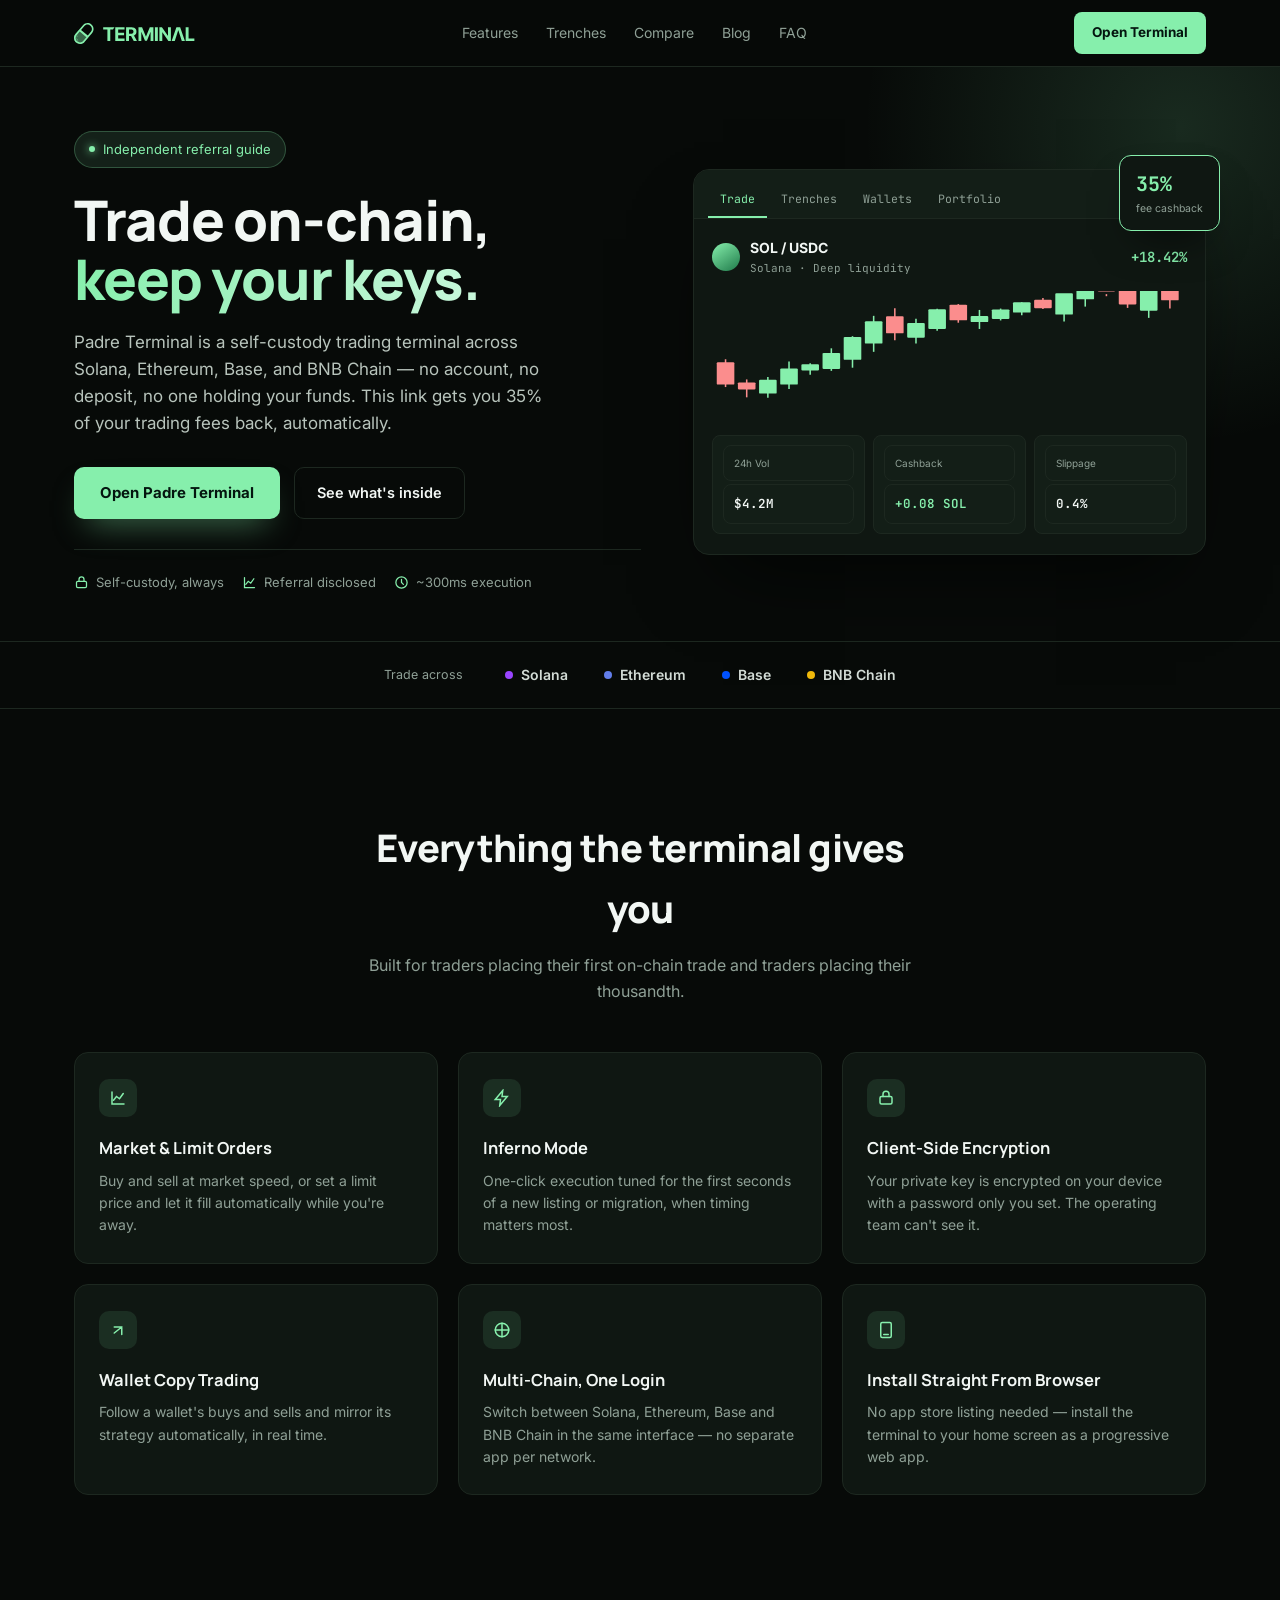
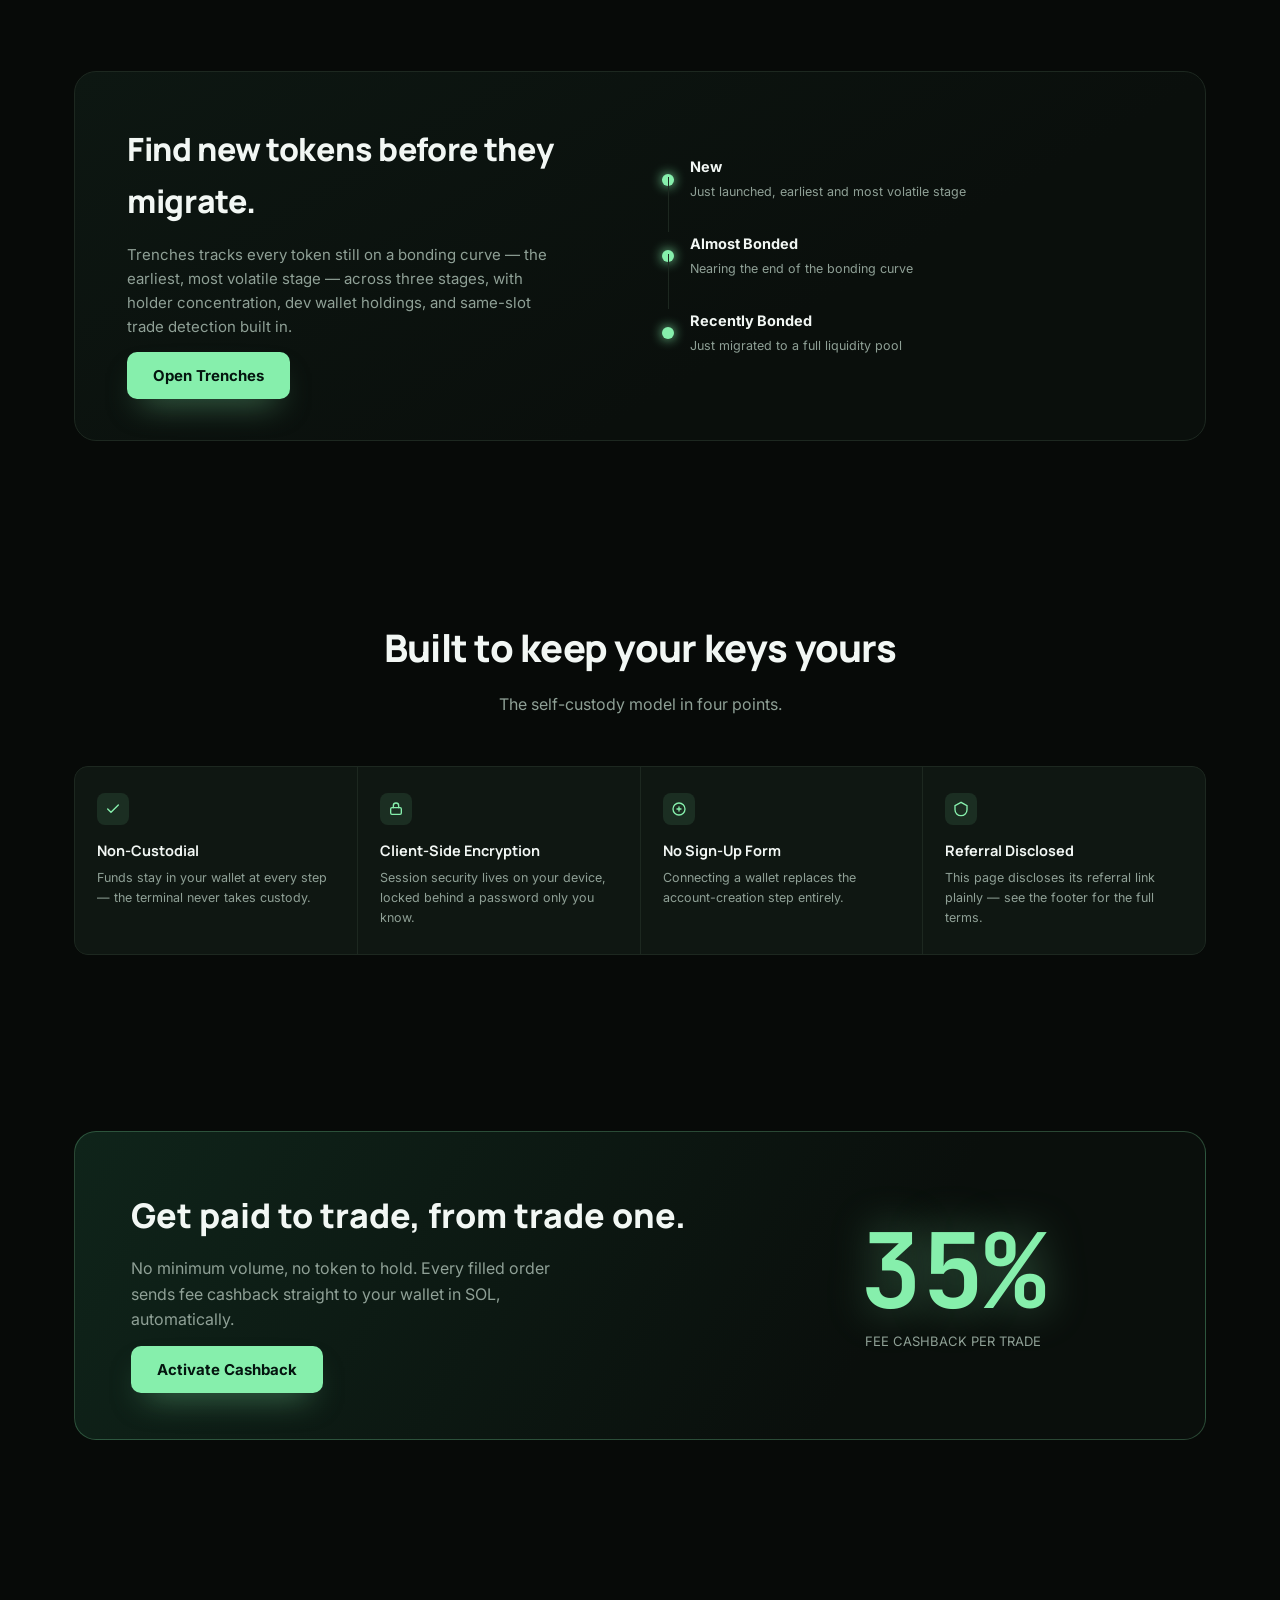
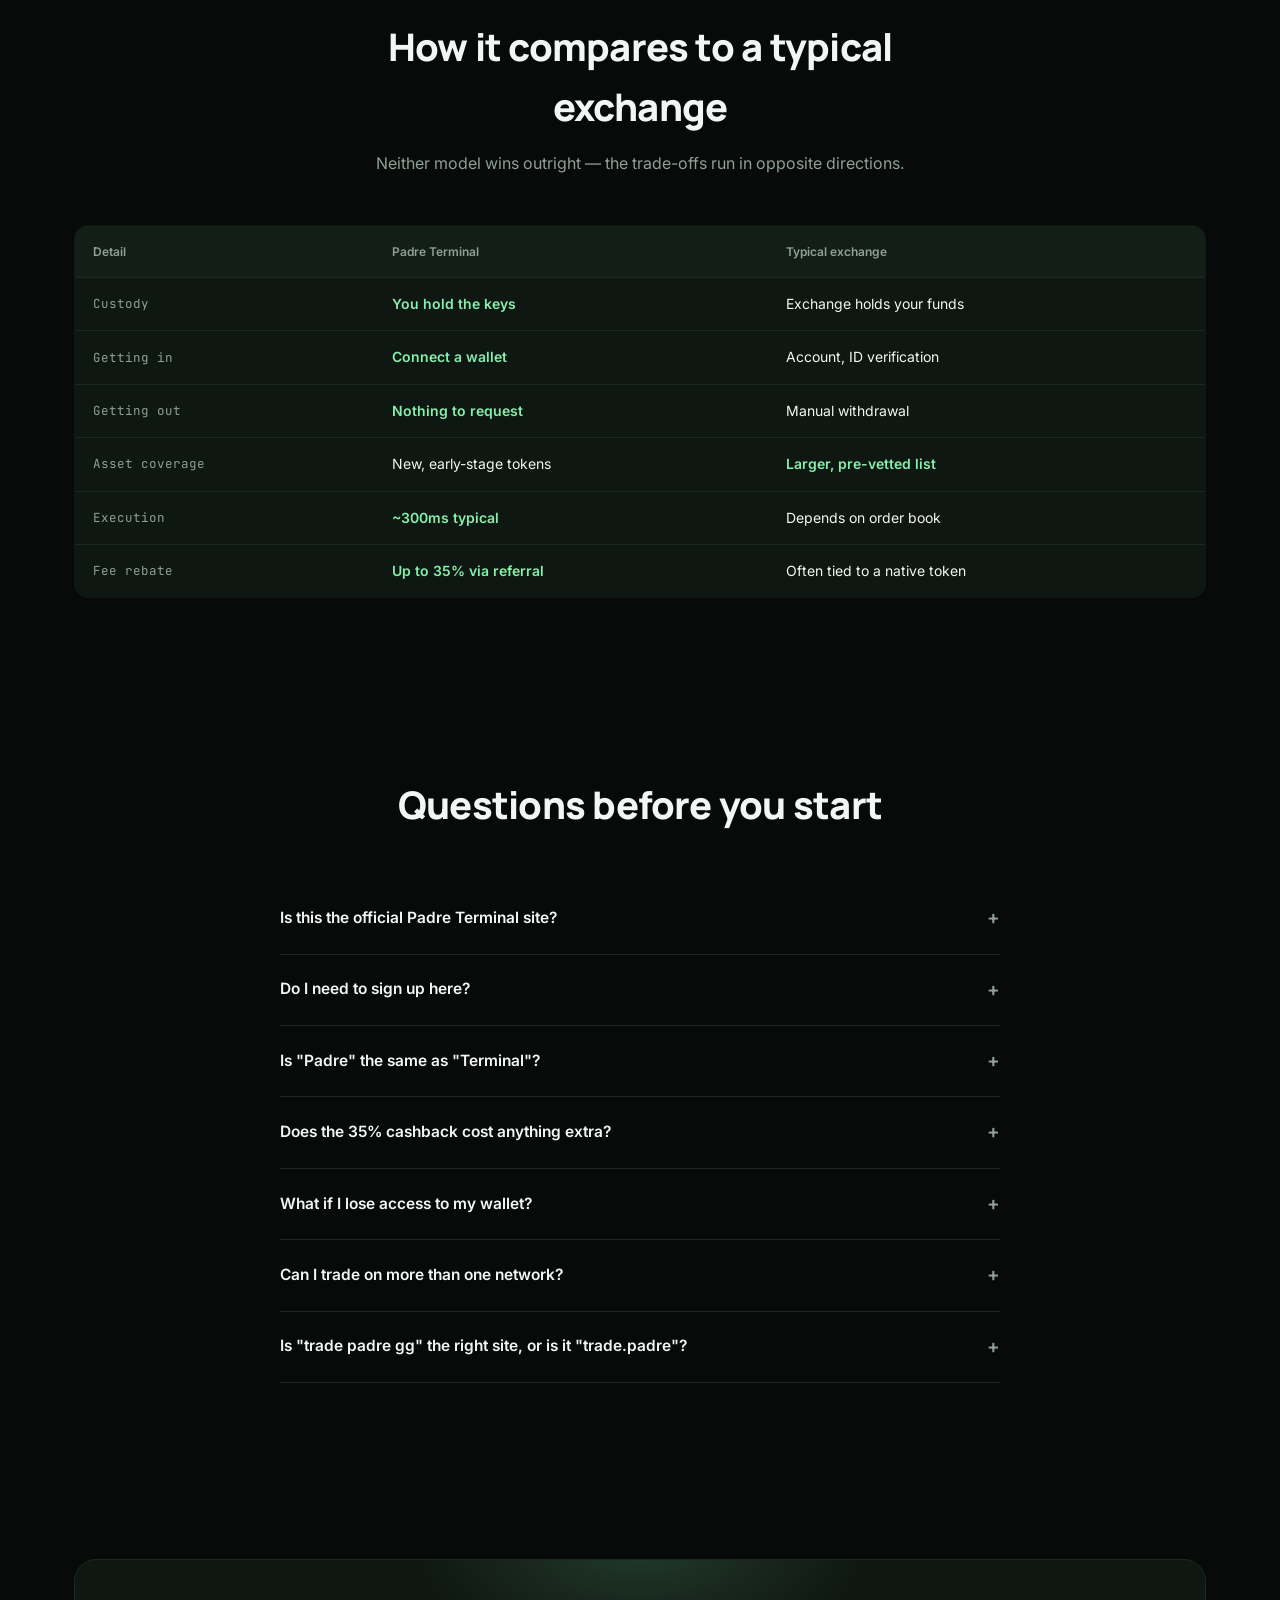
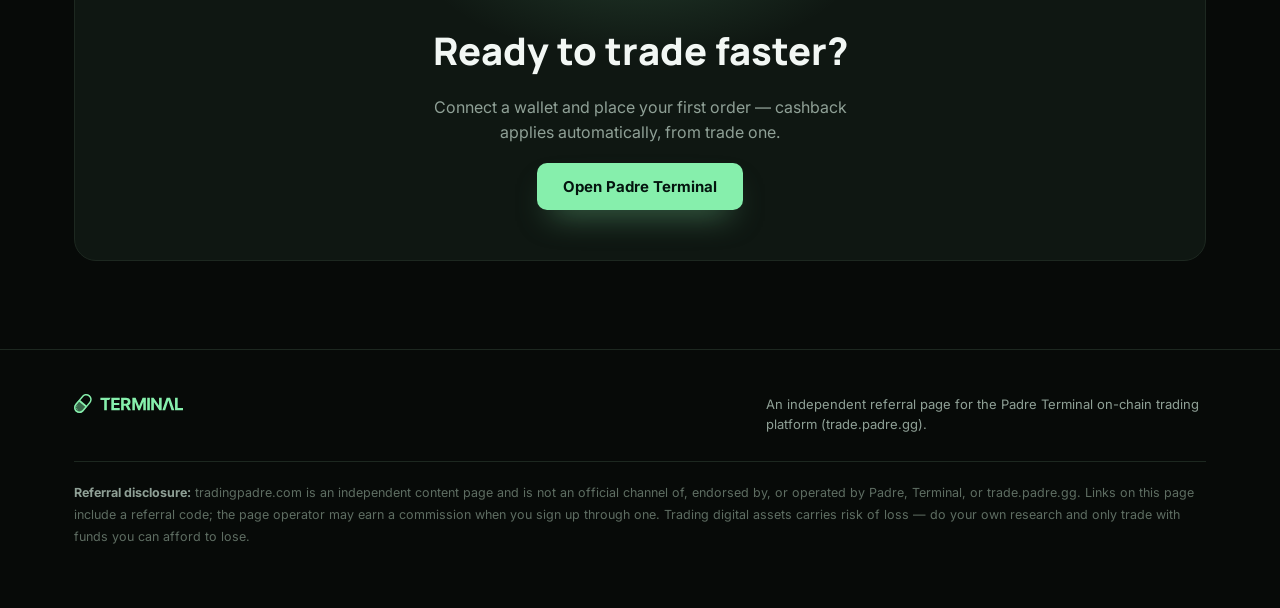
<file: index.html>
<!DOCTYPE html>
<html lang="en">
<head>
<meta charset="UTF-8">
<meta name="viewport" content="width=device-width, initial-scale=1.0, maximum-scale=5.0">
<title>Trading Padre — Access Padre Terminal trading, 35% Fee Cashback</title>
<meta name="description" content="An independent guide and referral link to Padre Terminal at trade.padre.gg — a self-custody, multi-chain trading terminal. Get 35% fee cashback, ~300ms execution, and full control of your keys.">
<meta property="og:title" content="Trading Padre — Access Padre Terminal trading">
<meta property="og:description" content="Self-custody trading across 4 networks via trade.padre.gg. ~300ms execution. 35% fee cashback via this referral link.">
<meta property="og:type" content="website">
<meta property="og:site_name" content="Padre Terminal Trade">
<meta property="og:url" content="https://tradingpadre.com/">
<link rel="canonical" href="https://tradingpadre.com/">
<link rel="icon" href="/favicon.ico" sizes="any">
<link rel="icon" href="/favicon-48.png" sizes="48x48" type="image/png">
<link rel="icon" href="/favicon-96.png" type="image/png" sizes="96x96">
<link rel="icon" href="/icon-mark.svg" type="image/svg+xml">
<link rel="apple-touch-icon" href="/apple-touch-icon.png">
<link rel="manifest" href="/site.webmanifest">
<meta name="google-site-verification" content="POGiYeZeYSzNx3EKrPTzhZaajpFVyDINWeUtnzXv9es" />
<script type="application/ld+json">
{
  "@context": "https://schema.org",
  "@type": "WebSite",
  "name": "Padre Terminal Trade",
  "url": "https://tradingpadre.com/"
}
</script>
<link rel="preconnect" href="https://fonts.googleapis.com">
<link rel="preconnect" href="https://fonts.gstatic.com" crossorigin>
<link href="https://fonts.googleapis.com/css2?family=Manrope:wght@500;600;700;800&family=Inter:wght@400;500;600;700&family=JetBrains+Mono:wght@400;500;600&display=swap" rel="stylesheet">
<style>
  :root{
    --bg:#070A08;
    --panel:#0F1712;
    --panel-2:#131E17;
    --line:#1D2820;
    --ink:#F2F7F4;
    --muted:#8FA096;
    --accent:#86EFAC;
    --accent-2:#3FCB78;
    --accent-dim: rgba(134,239,172,0.10);
    --warn:#FB8D8D;
    --maxw:1180px;
    --radius:16px;
  }
  *{box-sizing:border-box; margin:0; padding:0;}
  html{scroll-behavior:smooth;}
  body{background:var(--bg); color:var(--ink); font-family:'Inter',sans-serif; line-height:1.6; -webkit-font-smoothing:antialiased; overflow-x:hidden;}
  h1,h2,h3{font-family:'Manrope',sans-serif;}
  .mono{font-family:'JetBrains Mono',monospace;}
  a{color:inherit; text-decoration:none;}
  .wrap{max-width:var(--maxw); margin:0 auto; padding:0 24px;}
  ::selection{background:var(--accent); color:#04150F;}
  img{max-width:100%; display:block;}

  /* header */
  header{position:sticky; top:0; z-index:60; background:rgba(7,10,8,0.82); backdrop-filter:blur(14px); border-bottom:1px solid var(--line);}
  nav{display:flex; align-items:center; justify-content:space-between; height:66px;}
  .brand svg{height:21px; width:auto; display:block;}
  .nav-links{display:flex; gap:28px; font-size:14px; color:var(--muted);}
  .nav-links a:hover{color:var(--ink);}
  .nav-mobile-hide{display:flex;}
  .nav-right{display:flex; align-items:center; gap:10px;}
  .nav-cta{background:var(--accent); color:#04150F; font-weight:700; font-size:13.5px; padding:10px 18px; border-radius:8px; white-space:nowrap;}
  .hamburger{display:none; align-items:center; justify-content:center; width:34px; height:34px; border-radius:8px; border:1px solid var(--line); background:transparent; color:var(--ink); cursor:pointer;}
  .hamburger svg{width:16px; height:16px;}
  .hamburger.open{border-color:var(--accent); color:var(--accent);}
  .mobile-panel{display:none; flex-direction:column; padding:6px 0 14px; border-top:1px solid var(--line);}
  .mobile-panel.open{display:flex;}
  .mobile-panel a{padding:12px 4px; font-size:14.5px; color:var(--muted); border-bottom:1px solid var(--line);}
  .mobile-panel a:hover{color:var(--accent);}
  @media(max-width:840px){ .nav-mobile-hide{display:none;} .hamburger{display:flex;} }
  @media(max-width:460px){ .wrap{padding:0 16px;} nav{height:56px;} .brand svg{height:17px;} .nav-cta{padding:7px 12px; font-size:12px;} .hamburger{width:30px; height:30px;} }

  /* hero */
  .hero{position:relative; padding:64px 0 20px; overflow:hidden;}
  .hero::before{
    content:""; position:absolute; width:640px; height:640px; border-radius:50%; right:-220px; top:-260px;
    background:radial-gradient(circle, rgba(134,239,172,0.14), transparent 70%); pointer-events:none;
  }
  .hero-grid{display:grid; grid-template-columns:1.05fr 0.95fr; gap:52px; align-items:center; position:relative;}
  @media(max-width:940px){
    .hero-grid{grid-template-columns:1fr;}
    .hero-grid > div:first-child{text-align:center;}
    .hero p.sub{margin-left:auto; margin-right:auto;}
    .cta-row{justify-content:center;}
    .trust-row{justify-content:center;}
  }

  .pill{
    display:inline-flex; align-items:center; gap:8px; font-size:13px; color:var(--accent);
    background:var(--accent-dim); border:1px solid rgba(134,239,172,0.25); padding:7px 14px; border-radius:100px; margin-bottom:22px;
  }
  .pill .dot{width:6px; height:6px; border-radius:50%; background:var(--accent); box-shadow:0 0 8px var(--accent);}

  h1.hero-h{font-size:clamp(34px,5vw,56px); font-weight:800; line-height:1.06; letter-spacing:-0.02em; margin-bottom:20px;}
  h1.hero-h .grad{background:linear-gradient(100deg, var(--accent), #C8F7DB); -webkit-background-clip:text; background-clip:text; color:transparent;}
  .hero p.sub{font-size:17px; color:#B8C4BC; max-width:480px; margin-bottom:30px;}

  .cta-row{display:flex; gap:14px; flex-wrap:wrap; margin-bottom:30px;}
  .btn-primary{
    background:var(--accent); color:#04150F; font-weight:700; font-size:15px; padding:14px 26px; border-radius:10px;
    box-shadow:0 16px 32px -14px rgba(134,239,172,0.5); transition:transform .15s ease;
  }
  .btn-primary:hover{transform:translateY(-2px);}
  .btn-ghost{border:1px solid var(--line); color:var(--ink); font-weight:600; font-size:14.5px; padding:13px 22px; border-radius:10px;}
  .btn-ghost:hover{border-color:#354235;}

  .trust-row{display:flex; flex-wrap:wrap; gap:18px; padding-top:22px; border-top:1px solid var(--line);}
  .trust-row .t{display:flex; align-items:center; gap:7px; font-size:13px; color:var(--muted);}
  .trust-row svg{width:15px; height:15px; stroke:var(--accent); flex-shrink:0;}

  /* mockup panel */
  .mockup{position:relative;}
  .mockup-card{
    background:var(--panel); border:1px solid var(--line); border-radius:var(--radius); overflow:hidden;
    box-shadow:0 40px 80px -30px rgba(0,0,0,0.7);
  }
  .mockup-tabs{display:flex; gap:2px; padding:12px 14px 0; border-bottom:1px solid var(--line); background:var(--panel-2);}
  .mockup-tabs span{font-family:'JetBrains Mono',monospace; font-size:11.5px; color:var(--muted); padding:8px 12px; border-bottom:2px solid transparent;}
  .mockup-tabs span.active{color:var(--accent); border-bottom-color:var(--accent);}
  .mockup-body{padding:18px 18px 20px;}
  .mp-row{display:flex; align-items:center; justify-content:space-between; margin-bottom:14px;}
  .mp-pair{display:flex; align-items:center; gap:10px;}
  .mp-icon{width:28px; height:28px; border-radius:50%; background:linear-gradient(145deg,var(--accent),#1F7A4A);}
  .mp-name{font-weight:700; font-size:14px;}
  .mp-sub{font-size:11px; color:var(--muted); font-family:'JetBrains Mono',monospace;}
  .mp-price{color:var(--accent); font-family:'JetBrains Mono',monospace; font-weight:600; font-size:14px;}
  .mp-chart{height:130px; margin:4px 0 14px;}
  .mp-chart svg{width:100%; height:100%;}
  .mp-stats{display:grid; grid-template-columns:repeat(3,1fr); gap:8px;}
  .mp-stats div{background:var(--panel-2); border:1px solid var(--line); border-radius:8px; padding:9px 10px;}
  .mp-stats .l{font-size:10px; color:var(--muted); margin-bottom:3px;}
  .mp-stats .v{font-family:'JetBrains Mono',monospace; font-size:12.5px; font-weight:600;}
  .float-badge{
    position:absolute; right:-14px; top:-14px; background:var(--panel); border:1px solid var(--accent);
    border-radius:12px; padding:12px 16px; box-shadow:0 20px 40px -16px rgba(0,0,0,0.6);
  }
  .float-badge .v{font-family:'JetBrains Mono',monospace; font-size:20px; font-weight:700; color:var(--accent);}
  .float-badge .l{font-size:10.5px; color:var(--muted); margin-top:1px;}
  @media(max-width:460px){ .float-badge{right:0; top:-10px; padding:9px 12px;} .float-badge .v{font-size:16px;} }

  /* network strip */
  .net-strip{border-top:1px solid var(--line); border-bottom:1px solid var(--line); padding:22px 0; margin-top:48px;}
  .net-strip .wrap{display:flex; align-items:center; justify-content:center; gap:36px; flex-wrap:wrap;}
  .net-strip .lbl{font-size:12.5px; color:var(--muted); margin-right:6px;}
  .net-item{display:flex; align-items:center; gap:8px; font-size:14px; font-weight:600; color:#D3DCD6;}
  .net-dot{width:8px; height:8px; border-radius:50%;}

  section{padding:88px 0;}
  .sec-head{max-width:600px; margin:0 auto 48px; text-align:center;}
  .sec-head.left{text-align:left; margin:0 0 44px;}
  .sec-head h2{font-size:clamp(26px,3.6vw,38px); font-weight:800; letter-spacing:-0.02em; margin-bottom:14px;}
  .sec-head p{color:var(--muted); font-size:16px;}

  /* feature grid */
  .feat-grid{display:grid; grid-template-columns:repeat(3,1fr); gap:20px;}
  @media(max-width:900px){ .feat-grid{grid-template-columns:repeat(2,1fr);} }
  @media(max-width:600px){ .feat-grid{grid-template-columns:1fr;} }
  .feat-card{
    background:var(--panel); border:1px solid var(--line); border-radius:14px; padding:26px 24px; position:relative; overflow:hidden;
    transition:border-color .2s ease, transform .2s ease;
  }
  .feat-card:hover{border-color:#2c3a2f; transform:translateY(-3px);}
  .feat-card .spark{position:absolute; right:0; bottom:0; width:120px; height:60px; opacity:0.5;}
  .feat-icon{width:38px; height:38px; border-radius:10px; background:var(--accent-dim); display:flex; align-items:center; justify-content:center; margin-bottom:18px; position:relative;}
  .feat-icon svg{width:18px; height:18px; stroke:var(--accent);}
  .feat-card h3{font-size:16.5px; font-weight:700; margin-bottom:8px; position:relative;}
  .feat-card p{color:var(--muted); font-size:14px; position:relative;}

  /* trenches spotlight */
  .spotlight{
    background:linear-gradient(150deg, #0D1712, #0A0F0C 65%); border:1px solid var(--line); border-radius:22px;
    padding:52px; display:grid; grid-template-columns:1fr 1fr; gap:44px; align-items:center; position:relative; overflow:hidden;
  }
  @media(max-width:860px){
    .spotlight{grid-template-columns:1fr; padding:34px 26px; text-align:center;}
    .spotlight p{margin-left:auto; margin-right:auto;}
    .flow{align-items:center;}
    .flow-item{text-align:left; max-width:320px; margin:0 auto;}
  }
  .spotlight h2{font-size:clamp(24px,3.4vw,32px); font-weight:800; margin-bottom:16px; letter-spacing:-0.01em;}
  .spotlight p{color:var(--muted); font-size:15px; margin-bottom:24px; max-width:440px;}
  .flow{display:flex; flex-direction:column; gap:0;}
  .flow-item{display:flex; align-items:center; gap:16px; padding:14px 0;}
  .flow-node{
    width:12px; height:12px; border-radius:50%; background:var(--accent); box-shadow:0 0 12px var(--accent); flex-shrink:0;
  }
  .flow-item:not(:last-child){position:relative;}
  .flow-item:not(:last-child)::after{content:""; position:absolute; left:5.5px; top:36px; bottom:-14px; width:1px; background:var(--line);}
  .flow-text b{display:block; font-size:14.5px; font-weight:700;}
  .flow-text span{font-size:12.5px; color:var(--muted);}

  /* trust badges */
  .badge-grid{display:grid; grid-template-columns:repeat(4,1fr); gap:1px; background:var(--line); border:1px solid var(--line); border-radius:14px; overflow:hidden;}
  @media(max-width:860px){ .badge-grid{grid-template-columns:repeat(2,1fr);} }
  .badge-cell{background:var(--panel); padding:26px 22px;}
  .badge-cell .bi{width:32px; height:32px; border-radius:8px; background:var(--accent-dim); display:flex; align-items:center; justify-content:center; margin-bottom:14px;}
  .badge-cell .bi svg{width:16px; height:16px; stroke:var(--accent);}
  .badge-cell h3{font-size:14.5px; font-weight:700; margin-bottom:6px;}
  .badge-cell p{font-size:12.5px; color:var(--muted);}

  /* cashback */
  .cashback{
    background:linear-gradient(120deg, #0F241A, #0A0F0C 70%); border:1px solid rgba(134,239,172,0.25); border-radius:22px;
    padding:56px; display:grid; grid-template-columns:1.2fr 0.8fr; gap:40px; align-items:center; position:relative; overflow:hidden;
  }
  @media(max-width:800px){
    .cashback{grid-template-columns:1fr; padding:36px 26px; text-align:center;}
    .cashback p{margin-left:auto; margin-right:auto;}
  }
  .cashback h2{font-size:clamp(24px,3.4vw,34px); font-weight:800; margin-bottom:14px;}
  .cashback p{color:var(--muted); margin-bottom:24px; max-width:420px;}
  .big-num{font-family:'JetBrains Mono',monospace; font-size:clamp(64px,9vw,104px); font-weight:700; color:var(--accent); line-height:1; text-align:center; text-shadow:0 0 44px rgba(134,239,172,0.4);}
  .big-num-l{text-align:center; color:var(--muted); font-size:13px; margin-top:8px;}

  /* compare */
  .spec{width:100%; border-collapse:collapse; background:var(--panel); border:1px solid var(--line); border-radius:14px; overflow:hidden;}
  .spec th{text-align:left; font-size:12px; color:var(--muted); font-weight:600; padding:16px 18px; background:var(--panel-2); border-bottom:1px solid var(--line);}
  .spec td{padding:15px 18px; border-bottom:1px solid var(--line); font-size:14px;}
  .spec tr:last-child td{border-bottom:none;}
  .spec td:first-child{color:var(--muted); font-family:'JetBrains Mono',monospace; font-size:12.5px;}
  .spec td.yes{color:var(--accent); font-weight:600;}
  .table-scroll{overflow-x:auto;}
  @media(max-width:600px){ .spec{font-size:13px;} .spec td, .spec th{padding:12px 14px;} }

  /* faq */
  .faq-item{border-bottom:1px solid var(--line); padding:20px 0;}
  .faq-q{display:flex; justify-content:space-between; align-items:center; cursor:pointer; font-weight:600; font-size:15.5px;}
  .faq-q:hover{color:var(--accent);}
  .faq-q .plus{color:var(--muted); font-size:19px; transition:transform .2s; margin-left:16px; flex-shrink:0;}
  .faq-item.open .plus{transform:rotate(45deg); color:var(--accent);}
  .faq-a{max-height:0; overflow:hidden; transition:max-height .25s ease;}
  .faq-a p{color:var(--muted); font-size:14px; padding-top:12px; max-width:640px;}

  /* final cta */
  .final-cta{position:relative; overflow:hidden; text-align:center; background:var(--panel); border:1px solid var(--line); border-radius:22px; padding:60px 24px;}
  .final-cta::before{content:""; position:absolute; width:460px; height:230px; left:50%; top:-130px; transform:translateX(-50%); background:radial-gradient(ellipse, rgba(134,239,172,0.16), transparent 70%); pointer-events:none;}
  .final-cta h2{font-size:clamp(26px,4vw,38px); font-weight:800; margin-bottom:14px; position:relative;}
  .final-cta p{color:var(--muted); margin-bottom:28px; position:relative; max-width:440px; margin-left:auto; margin-right:auto;}

  footer{border-top:1px solid var(--line); padding:44px 0 60px;}
  .foot-grid{display:flex; justify-content:space-between; flex-wrap:wrap; gap:20px; margin-bottom:26px; align-items:flex-start;}
  footer .foot-grid svg{height:19px; width:auto;}
  footer .disclaimer{font-size:12.5px; line-height:1.75; color:#5E6D62; border-top:1px solid var(--line); padding-top:20px;}
  footer .disclaimer strong{color:#8FA096;}

  :focus-visible{outline:2px solid var(--accent); outline-offset:2px;}
  @media (prefers-reduced-motion: reduce){ *{animation-duration:0.01ms !important;} }
</style>
</head>
<body>

<header>
  <div class="wrap">
    <nav>
      <a href="#top" class="brand" aria-label="Home">
        <svg viewBox="0 0 460 80" fill="none" xmlns="http://www.w3.org/2000/svg">
          <g clip-path="url(#hlogo)">
            <path d="M111.18 24.9642V15.8462H154.259L148.422 24.9642H138.201V68.1539H127.239V24.9642H111.18Z" fill="#86EFAC"/>
            <path d="M157.173 68.1539V15.8462H192.518V24.9642H168.264V37.4282H190.699V46.5463H168.264V59.0358H192.62V68.1539H157.173Z" fill="#86EFAC"/>
            <path d="M198.449 68.1539V15.8462H219.142C223.104 15.8462 226.485 16.5528 229.285 17.9661C232.103 19.3623 234.245 21.346 235.713 23.917C237.199 26.4711 237.942 29.4765 237.942 32.933C237.942 36.4065 237.191 39.3949 235.688 41.8978C234.186 44.3838 232.008 46.2909 229.157 47.619C226.322 48.9471 222.891 49.6112 218.861 49.6112H205.005V40.723H217.068C219.185 40.723 220.944 40.4335 222.344 39.8546C223.745 39.2756 224.786 38.4073 225.469 37.2494C226.169 36.0915 226.519 34.6528 226.519 32.933C226.519 31.1963 226.169 29.7319 225.469 28.54C224.786 27.3481 223.736 26.4456 222.319 25.8326C220.919 25.2026 219.151 24.8877 217.017 24.8877H209.538V68.1539H198.449ZM226.775 44.3498L239.811 68.1539H227.57L214.814 44.3498H226.775Z" fill="#86EFAC"/>
            <path d="M245.639 15.8462H259.316L273.762 50.9904H274.375L288.821 15.8462H302.498V68.1539H291.741V34.1079H291.305L277.731 67.8985H270.406L256.832 33.9802H256.397V68.1539H245.639V15.8462Z" fill="#86EFAC"/>
            <path d="M319.416 15.8462V68.1539H308.327V15.8462H319.416Z" fill="#86EFAC"/>
            <path d="M369.117 15.8462V68.1539H359.538L336.718 35.2317H336.334V68.1539H325.245V15.8462H334.977L357.618 48.7428H358.079V15.8462H369.117Z" fill="#86EFAC"/>
            <path d="M383.916 68.1539H372.032L390.14 15.8462H404.431L422.513 68.1539H410.629L397.489 27.7993H397.08L383.916 68.1539Z" fill="#86EFAC"/>
            <path d="M425.427 68.1539V15.8462H436.517V59.0358H459.005V68.1539H425.427Z" fill="#86EFAC"/>
            <path d="M19.7001 25.2716L54.8013 54.725L40.4621 71.8139C32.3288 81.5068 17.8777 82.7711 8.18477 74.6377C-1.50821 66.5044 -2.77252 52.0533 5.36086 42.3604L19.7001 25.2716Z" fill="#86EFAC" fill-opacity="0.4"/>
            <path d="M12.4455 49.9567C10.1821 53.4357 7.52669 61.7278 15.0121 67.0642" stroke="#86EFAC" stroke-width="1.8" stroke-linecap="round" stroke-dasharray="3.62 7.23 12.06 7.23"/>
            <path d="M66.3158 5.36013C76.0084 13.4933 77.273 27.9446 69.1404 37.6376L40.462 71.8151L40.0761 72.2641C31.8782 81.546 17.7253 82.6454 8.18383 74.6391L7.73629 74.2532C-1.54562 66.0552 -2.64564 51.9031 5.36064 42.3617L34.0391 8.18404C42.1725 -1.50815 56.623 -2.77263 66.3158 5.36013ZM21.6579 32.5119L10.0743 46.3169C4.12538 53.4064 5.0497 63.9764 12.139 69.9255C19.2287 75.8744 29.7994 74.9496 35.7483 67.8599L47.3319 54.0551L21.6579 32.5119ZM62.3606 10.0738C55.2711 4.12539 44.7016 5.05031 38.7527 12.1392L26.8169 26.3637L52.491 47.9068L64.4268 33.6823C70.3751 26.5927 69.4499 16.0226 62.3606 10.0738Z" fill="#86EFAC"/>
          </g>
          <defs><clipPath id="hlogo"><rect width="460" height="80" fill="white"/></clipPath></defs>
        </svg>
      </a>
      <div class="nav-links nav-mobile-hide">
        <a href="#features">Features</a>
        <a href="#trenches">Trenches</a>
        <a href="#compare">Compare</a>
        <a href="/blog/">Blog</a>
        <a href="#faq">FAQ</a>
      </div>
      <div class="nav-right">
        <a class="nav-cta" href="/go/" target="_blank" rel="noopener sponsored">Open Terminal</a>
        <button class="hamburger" id="menuBtn" aria-label="Open menu" aria-expanded="false">
          <svg viewBox="0 0 24 24" fill="none" stroke="currentColor" stroke-width="2" stroke-linecap="round"><path d="M4 7h16M4 12h16M4 17h16"/></svg>
        </button>
      </div>
    </nav>
    <div class="mobile-panel" id="mobilePanel">
      <a href="#features">Features</a>
      <a href="#trenches">Trenches</a>
      <a href="#compare">Compare</a>
      <a href="/blog/">Blog</a>
      <a href="#faq">FAQ</a>
    </div>
  </div>
</header>

<main id="top">
  <section class="hero">
    <div class="wrap">
      <div class="hero-grid">
        <div>
          <div class="pill"><span class="dot"></span>Independent referral guide</div>
          <h1 class="hero-h">Trade on-chain,<br><span class="grad">keep your keys.</span></h1>
          <p class="sub">Padre Terminal is a self-custody trading terminal across Solana, Ethereum, Base, and BNB Chain — no account, no deposit, no one holding your funds. This link gets you 35% of your trading fees back, automatically.</p>
          <div class="cta-row">
            <a class="btn-primary" href="/go/" target="_blank" rel="noopener sponsored">Open Padre Terminal</a>
            <a class="btn-ghost" href="#features">See what's inside</a>
          </div>
          <div class="trust-row">
            <div class="t"><svg viewBox="0 0 24 24" fill="none" stroke-width="2" stroke-linecap="round"><rect x="4" y="10" width="16" height="10" rx="2"/><path d="M8 10V7a4 4 0 0 1 8 0v3"/></svg>Self-custody, always</div>
            <div class="t"><svg viewBox="0 0 24 24" fill="none" stroke-width="2" stroke-linecap="round"><path d="M4 4v16h16"/><path d="m6 15 4-5 4 3 5-7"/></svg>Referral disclosed</div>
            <div class="t"><svg viewBox="0 0 24 24" fill="none" stroke-width="2" stroke-linecap="round"><circle cx="12" cy="12" r="9"/><path d="M12 7v5l3 3"/></svg>~300ms execution</div>
          </div>
        </div>

        <div class="mockup">
          <div class="float-badge"><div class="v mono">35%</div><div class="l">fee cashback</div></div>
          <div class="mockup-card">
            <div class="mockup-tabs">
              <span class="active">Trade</span><span>Trenches</span><span>Wallets</span><span>Portfolio</span>
            </div>
            <div class="mockup-body">
              <div class="mp-row">
                <div class="mp-pair">
                  <div class="mp-icon"></div>
                  <div><div class="mp-name">SOL / USDC</div><div class="mp-sub">Solana · Deep liquidity</div></div>
                </div>
                <div class="mp-price">+18.42%</div>
              </div>
              <div class="mp-chart"><svg viewBox="0 0 400 150" preserveAspectRatio="none" aria-hidden="true"><g id="candles"></g></svg></div>
              <div class="mp-stats">
                <div><div class="l">24h Vol</div><div class="v">$4.2M</div></div>
                <div><div class="l">Cashback</div><div class="v" style="color:var(--accent);">+0.08 SOL</div></div>
                <div><div class="l">Slippage</div><div class="v">0.4%</div></div>
              </div>
            </div>
          </div>
        </div>
      </div>
    </div>

    <div class="net-strip">
      <div class="wrap">
        <span class="lbl">Trade across</span>
        <div class="net-item"><span class="net-dot" style="background:#9945FF;"></span>Solana</div>
        <div class="net-item"><span class="net-dot" style="background:#627EEA;"></span>Ethereum</div>
        <div class="net-item"><span class="net-dot" style="background:#0052FF;"></span>Base</div>
        <div class="net-item"><span class="net-dot" style="background:#F0B90B;"></span>BNB Chain</div>
      </div>
    </div>
  </section>

  <section id="features">
    <div class="wrap">
      <div class="sec-head">
        <h2>Everything the terminal gives you</h2>
        <p>Built for traders placing their first on-chain trade and traders placing their thousandth.</p>
      </div>
      <div class="feat-grid">
        <div class="feat-card">
          <div class="feat-icon"><svg viewBox="0 0 24 24" fill="none" stroke-width="2" stroke-linecap="round"><path d="M4 4v16h16"/><path d="m6 15 4-5 4 3 5-7"/></svg></div>
          <h3>Market &amp; Limit Orders</h3>
          <p>Buy and sell at market speed, or set a limit price and let it fill automatically while you're away.</p>
        </div>
        <div class="feat-card">
          <div class="feat-icon"><svg viewBox="0 0 24 24" fill="none" stroke-width="2" stroke-linecap="round"><path d="M13 2 3 14h7l-1 8 10-12h-7l1-8Z"/></svg></div>
          <h3>Inferno Mode</h3>
          <p>One-click execution tuned for the first seconds of a new listing or migration, when timing matters most.</p>
        </div>
        <div class="feat-card">
          <div class="feat-icon"><svg viewBox="0 0 24 24" fill="none" stroke-width="2" stroke-linecap="round"><rect x="4" y="10" width="16" height="10" rx="2"/><path d="M8 10V7a4 4 0 0 1 8 0v3"/></svg></div>
          <h3>Client-Side Encryption</h3>
          <p>Your private key is encrypted on your device with a password only you set. The operating team can't see it.</p>
        </div>
        <div class="feat-card">
          <div class="feat-icon"><svg viewBox="0 0 24 24" fill="none" stroke-width="2" stroke-linecap="round"><path d="M17 8 7 16M7 8h10v10"/></svg></div>
          <h3>Wallet Copy Trading</h3>
          <p>Follow a wallet's buys and sells and mirror its strategy automatically, in real time.</p>
        </div>
        <div class="feat-card">
          <div class="feat-icon"><svg viewBox="0 0 24 24" fill="none" stroke-width="2" stroke-linecap="round"><circle cx="12" cy="12" r="9"/><path d="M12 3v18M3 12h18"/></svg></div>
          <h3>Multi-Chain, One Login</h3>
          <p>Switch between Solana, Ethereum, Base and BNB Chain in the same interface — no separate app per network.</p>
        </div>
        <div class="feat-card">
          <div class="feat-icon"><svg viewBox="0 0 24 24" fill="none" stroke-width="2" stroke-linecap="round"><rect x="5" y="2" width="14" height="20" rx="2"/><path d="M9 18h6"/></svg></div>
          <h3>Install Straight From Browser</h3>
          <p>No app store listing needed — install the terminal to your home screen as a progressive web app.</p>
        </div>
      </div>
    </div>
  </section>

  <section id="trenches">
    <div class="wrap">
      <div class="spotlight">
        <div>
          <h2>Find new tokens before they migrate.</h2>
          <p>Trenches tracks every token still on a bonding curve — the earliest, most volatile stage — across three stages, with holder concentration, dev wallet holdings, and same-slot trade detection built in.</p>
          <a class="btn-primary" href="/go/" target="_blank" rel="noopener sponsored">Open Trenches</a>
        </div>
        <div class="flow">
          <div class="flow-item"><div class="flow-node"></div><div class="flow-text"><b>New</b><span>Just launched, earliest and most volatile stage</span></div></div>
          <div class="flow-item"><div class="flow-node"></div><div class="flow-text"><b>Almost Bonded</b><span>Nearing the end of the bonding curve</span></div></div>
          <div class="flow-item"><div class="flow-node"></div><div class="flow-text"><b>Recently Bonded</b><span>Just migrated to a full liquidity pool</span></div></div>
        </div>
      </div>
    </div>
  </section>

  <section>
    <div class="wrap">
      <div class="sec-head">
        <h2>Built to keep your keys yours</h2>
        <p>The self-custody model in four points.</p>
      </div>
      <div class="badge-grid">
        <div class="badge-cell">
          <div class="bi"><svg viewBox="0 0 24 24" fill="none" stroke-width="2" stroke-linecap="round"><path d="M20 6 9 17l-5-5"/></svg></div>
          <h3>Non-Custodial</h3>
          <p>Funds stay in your wallet at every step — the terminal never takes custody.</p>
        </div>
        <div class="badge-cell">
          <div class="bi"><svg viewBox="0 0 24 24" fill="none" stroke-width="2" stroke-linecap="round"><rect x="4" y="10" width="16" height="10" rx="2"/><path d="M8 10V7a4 4 0 0 1 8 0v3"/></svg></div>
          <h3>Client-Side Encryption</h3>
          <p>Session security lives on your device, locked behind a password only you know.</p>
        </div>
        <div class="badge-cell">
          <div class="bi"><svg viewBox="0 0 24 24" fill="none" stroke-width="2" stroke-linecap="round"><path d="M9 12h6M12 9v6"/><circle cx="12" cy="12" r="9"/></svg></div>
          <h3>No Sign-Up Form</h3>
          <p>Connecting a wallet replaces the account-creation step entirely.</p>
        </div>
        <div class="badge-cell">
          <div class="bi"><svg viewBox="0 0 24 24" fill="none" stroke-width="2" stroke-linecap="round"><path d="M12 2 3 7v6c0 5 4 9 9 9s9-4 9-9V7l-9-5Z"/></svg></div>
          <h3>Referral Disclosed</h3>
          <p>This page discloses its referral link plainly — see the footer for the full terms.</p>
        </div>
      </div>
    </div>
  </section>

  <section>
    <div class="wrap">
      <div class="cashback">
        <div>
          <h2>Get paid to trade, from trade one.</h2>
          <p>No minimum volume, no token to hold. Every filled order sends fee cashback straight to your wallet in SOL, automatically.</p>
          <a class="btn-primary" href="/go/" target="_blank" rel="noopener sponsored">Activate Cashback</a>
        </div>
        <div>
          <div class="big-num">35%</div>
          <div class="big-num-l">FEE CASHBACK PER TRADE</div>
        </div>
      </div>
    </div>
  </section>

  <section id="compare">
    <div class="wrap">
      <div class="sec-head">
        <h2>How it compares to a typical exchange</h2>
        <p>Neither model wins outright — the trade-offs run in opposite directions.</p>
      </div>
      <div class="table-scroll">
        <table class="spec">
          <tr><th>Detail</th><th>Padre Terminal</th><th>Typical exchange</th></tr>
          <tr><td>Custody</td><td class="yes">You hold the keys</td><td>Exchange holds your funds</td></tr>
          <tr><td>Getting in</td><td class="yes">Connect a wallet</td><td>Account, ID verification</td></tr>
          <tr><td>Getting out</td><td class="yes">Nothing to request</td><td>Manual withdrawal</td></tr>
          <tr><td>Asset coverage</td><td>New, early-stage tokens</td><td class="yes">Larger, pre-vetted list</td></tr>
          <tr><td>Execution</td><td class="yes">~300ms typical</td><td>Depends on order book</td></tr>
          <tr><td>Fee rebate</td><td class="yes">Up to 35% via referral</td><td>Often tied to a native token</td></tr>
        </table>
      </div>
    </div>
  </section>

  <section id="faq">
    <div class="wrap">
      <div class="sec-head">
        <h2>Questions before you start</h2>
      </div>
      <div style="max-width:720px; margin:0 auto;">
        <div class="faq-item">
          <div class="faq-q">Is this the official Padre Terminal site? <span class="plus">+</span></div>
          <div class="faq-a"><p>No — this is an independent referral page that links to the official terminal through a referral code. See the disclosure in the footer.</p></div>
        </div>
        <div class="faq-item">
          <div class="faq-q">Do I need to sign up here? <span class="plus">+</span></div>
          <div class="faq-a"><p>No account or form — the link takes you directly to the terminal, where you connect a wallet instead of creating a login.</p></div>
        </div>
        <div class="faq-item">
          <div class="faq-q">Is "Padre" the same as "Terminal"? <span class="plus">+</span></div>
          <div class="faq-a"><p>Yes. The platform was renamed from Padre to Terminal after Pump.fun's acquisition in October 2025 — same engine and self-custody model, new name and ownership.</p></div>
        </div>
        <div class="faq-item">
          <div class="faq-q">Does the 35% cashback cost anything extra? <span class="plus">+</span></div>
          <div class="faq-a"><p>No — it's a rebate on the fee you'd already pay per trade, credited automatically in SOL.</p></div>
        </div>
        <div class="faq-item">
          <div class="faq-q">What if I lose access to my wallet? <span class="plus">+</span></div>
          <div class="faq-a"><p>Recovery depends entirely on your wallet provider's own backup method — the terminal never held your funds, so it has no separate recovery flow.</p></div>
        </div>
        <div class="faq-item">
          <div class="faq-q">Can I trade on more than one network? <span class="plus">+</span></div>
          <div class="faq-a"><p>Yes — Solana, Ethereum, Base, and BNB Chain are all available from the same login. Most people start with one and add others later.</p></div>
        </div>
        <div class="faq-item">
          <div class="faq-q">Is "trade padre gg" the right site, or is it "trade.padre"? <span class="plus">+</span></div>
          <div class="faq-a"><p>They're the same destination — the actual address is trade.padre.gg, sometimes typed as "trade padre gg" or "trade.padre" in search since the exact domain format isn't always obvious. Every "Open Padre Terminal" link on this page goes to that same trade.padre.gg address through our referral code.</p></div>
        </div>
      </div>
    </div>
  </section>

  <section>
    <div class="wrap">
      <div class="final-cta">
        <h2>Ready to trade faster?</h2>
        <p>Connect a wallet and place your first order — cashback applies automatically, from trade one.</p>
        <a class="btn-primary" href="/go/" target="_blank" rel="noopener sponsored">Open Padre Terminal</a>
      </div>
    </div>
  </section>
</main>

<footer>
  <div class="wrap">
    <div class="foot-grid">
      <svg viewBox="0 0 460 80" fill="none" xmlns="http://www.w3.org/2000/svg">
        <g clip-path="url(#flogo)">
          <path d="M111.18 24.9642V15.8462H154.259L148.422 24.9642H138.201V68.1539H127.239V24.9642H111.18Z" fill="#86EFAC"/>
          <path d="M157.173 68.1539V15.8462H192.518V24.9642H168.264V37.4282H190.699V46.5463H168.264V59.0358H192.62V68.1539H157.173Z" fill="#86EFAC"/>
          <path d="M198.449 68.1539V15.8462H219.142C223.104 15.8462 226.485 16.5528 229.285 17.9661C232.103 19.3623 234.245 21.346 235.713 23.917C237.199 26.4711 237.942 29.4765 237.942 32.933C237.942 36.4065 237.191 39.3949 235.688 41.8978C234.186 44.3838 232.008 46.2909 229.157 47.619C226.322 48.9471 222.891 49.6112 218.861 49.6112H205.005V40.723H217.068C219.185 40.723 220.944 40.4335 222.344 39.8546C223.745 39.2756 224.786 38.4073 225.469 37.2494C226.169 36.0915 226.519 34.6528 226.519 32.933C226.519 31.1963 226.169 29.7319 225.469 28.54C224.786 27.3481 223.736 26.4456 222.319 25.8326C220.919 25.2026 219.151 24.8877 217.017 24.8877H209.538V68.1539H198.449ZM226.775 44.3498L239.811 68.1539H227.57L214.814 44.3498H226.775Z" fill="#86EFAC"/>
          <path d="M245.639 15.8462H259.316L273.762 50.9904H274.375L288.821 15.8462H302.498V68.1539H291.741V34.1079H291.305L277.731 67.8985H270.406L256.832 33.9802H256.397V68.1539H245.639V15.8462Z" fill="#86EFAC"/>
          <path d="M319.416 15.8462V68.1539H308.327V15.8462H319.416Z" fill="#86EFAC"/>
          <path d="M369.117 15.8462V68.1539H359.538L336.718 35.2317H336.334V68.1539H325.245V15.8462H334.977L357.618 48.7428H358.079V15.8462H369.117Z" fill="#86EFAC"/>
          <path d="M383.916 68.1539H372.032L390.14 15.8462H404.431L422.513 68.1539H410.629L397.489 27.7993H397.08L383.916 68.1539Z" fill="#86EFAC"/>
          <path d="M425.427 68.1539V15.8462H436.517V59.0358H459.005V68.1539H425.427Z" fill="#86EFAC"/>
          <path d="M19.7001 25.2716L54.8013 54.725L40.4621 71.8139C32.3288 81.5068 17.8777 82.7711 8.18477 74.6377C-1.50821 66.5044 -2.77252 52.0533 5.36086 42.3604L19.7001 25.2716Z" fill="#86EFAC" fill-opacity="0.4"/>
          <path d="M12.4455 49.9567C10.1821 53.4357 7.52669 61.7278 15.0121 67.0642" stroke="#86EFAC" stroke-width="1.8" stroke-linecap="round" stroke-dasharray="3.62 7.23 12.06 7.23"/>
          <path d="M66.3158 5.36013C76.0084 13.4933 77.273 27.9446 69.1404 37.6376L40.462 71.8151L40.0761 72.2641C31.8782 81.546 17.7253 82.6454 8.18383 74.6391L7.73629 74.2532C-1.54562 66.0552 -2.64564 51.9031 5.36064 42.3617L34.0391 8.18404C42.1725 -1.50815 56.623 -2.77263 66.3158 5.36013ZM21.6579 32.5119L10.0743 46.3169C4.12538 53.4064 5.0497 63.9764 12.139 69.9255C19.2287 75.8744 29.7994 74.9496 35.7483 67.8599L47.3319 54.0551L21.6579 32.5119ZM62.3606 10.0738C55.2711 4.12539 44.7016 5.05031 38.7527 12.1392L26.8169 26.3637L52.491 47.9068L64.4268 33.6823C70.3751 26.5927 69.4499 16.0226 62.3606 10.0738Z" fill="#86EFAC"/>
        </g>
        <defs><clipPath id="flogo"><rect width="460" height="80" fill="white"/></clipPath></defs>
      </svg>
      <div style="max-width:440px; font-size:13px; color:var(--muted);">An independent referral page for the Padre Terminal on-chain trading platform (trade.padre.gg).</div>
    </div>
    <div class="disclaimer">
      <strong>Referral disclosure:</strong> tradingpadre.com is an independent content page and is not an official channel of, endorsed by, or operated by Padre, Terminal, or trade.padre.gg. Links on this page include a referral code; the page operator may earn a commission when you sign up through one. Trading digital assets carries risk of loss — do your own research and only trade with funds you can afford to lose.
    </div>
  </div>
</footer>

<script>
(function(){
  var g = document.getElementById('candles');
  if(!g) return;
  var ns = "http://www.w3.org/2000/svg";
  var x = 4, w = 400, prev = 90;
  var bars = 22, bw = (w - 8) / bars - 3;
  for(var i=0;i<bars;i++){
    var dir = Math.random() > 0.42 ? 1 : -1;
    var body = 6 + Math.random()*22;
    var top = prev - (dir>0? body*0.7 : body*0.3);
    var bottom = prev + (dir>0? body*0.3 : body*0.7);
    var wickTop = top - Math.random()*10;
    var wickBottom = bottom + Math.random()*10;
    var color = dir>0 ? "#86EFAC" : "#FB8D8D";
    var cx = x + bw/2;
    var wick = document.createElementNS(ns,"line");
    wick.setAttribute("x1",cx); wick.setAttribute("x2",cx);
    wick.setAttribute("y1",Math.max(6,wickTop)); wick.setAttribute("y2",Math.min(144,wickBottom));
    wick.setAttribute("stroke",color); wick.setAttribute("stroke-width","1.3");
    g.appendChild(wick);
    var rect = document.createElementNS(ns,"rect");
    rect.setAttribute("x",x); rect.setAttribute("width",bw);
    rect.setAttribute("y",Math.min(top,bottom)); rect.setAttribute("height",Math.max(2,Math.abs(bottom-top)));
    rect.setAttribute("fill",color); rect.setAttribute("rx","1");
    g.appendChild(rect);
    prev = dir>0 ? top : bottom;
    x += bw + 3;
  }
})();

(function(){
  var btn = document.getElementById('menuBtn');
  var panel = document.getElementById('mobilePanel');
  if(!btn || !panel) return;
  btn.addEventListener('click', function(){
    var isOpen = panel.classList.toggle('open');
    btn.classList.toggle('open', isOpen);
    btn.setAttribute('aria-expanded', isOpen ? 'true' : 'false');
  });
  panel.querySelectorAll('a').forEach(function(a){
    a.addEventListener('click', function(){ panel.classList.remove('open'); btn.classList.remove('open'); btn.setAttribute('aria-expanded','false'); });
  });
})();

document.querySelectorAll('.faq-item').forEach(function(item){
  var q = item.querySelector('.faq-q');
  var a = item.querySelector('.faq-a');
  q.addEventListener('click', function(){
    var isOpen = item.classList.contains('open');
    document.querySelectorAll('.faq-item.open').forEach(function(o){ o.classList.remove('open'); o.querySelector('.faq-a').style.maxHeight = null; });
    if(!isOpen){ item.classList.add('open'); a.style.maxHeight = a.scrollHeight + 20 + 'px'; }
  });
});
</script>

</body>
</html>
</file>
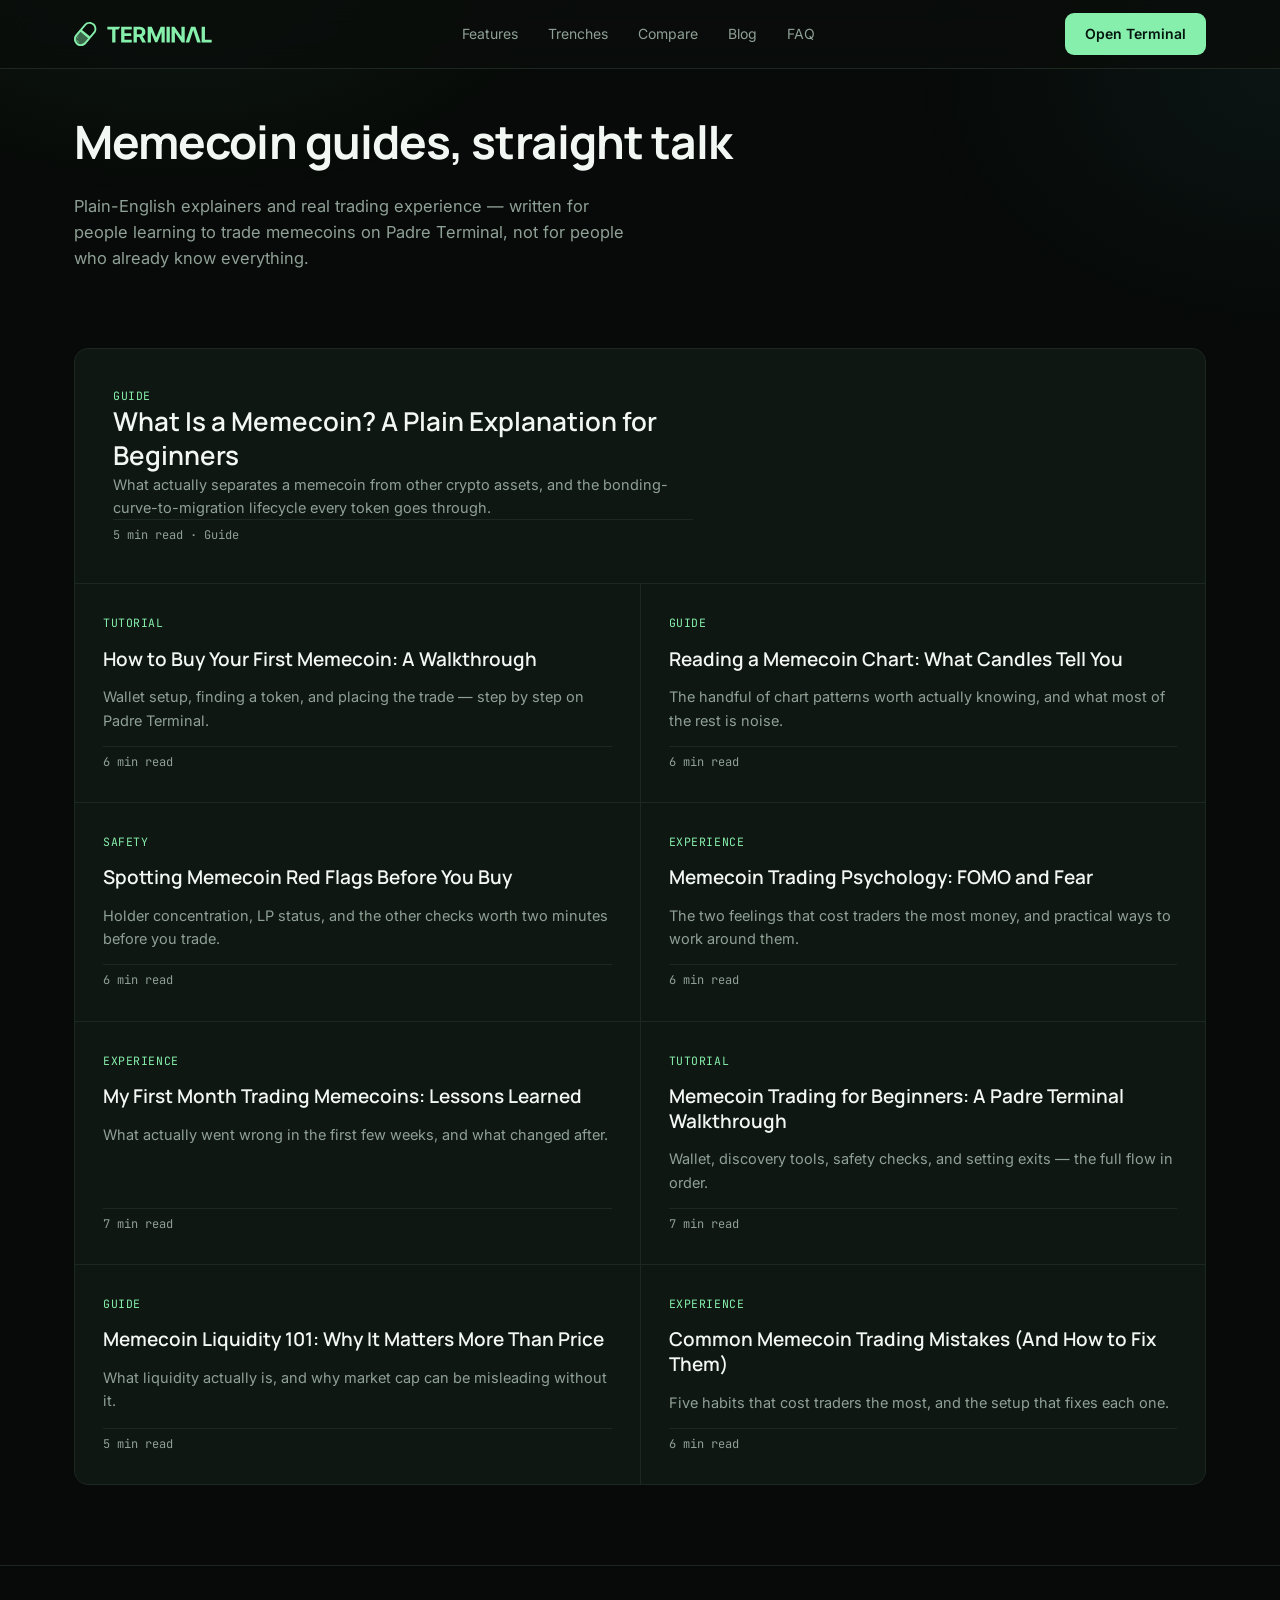
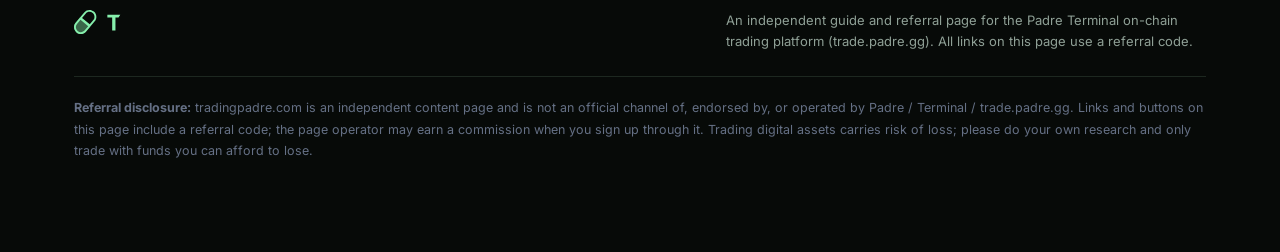
<file: blog/index.html>
<!DOCTYPE html>
<html lang="en">
<head>
<meta charset="UTF-8">
<meta name="viewport" content="width=device-width, initial-scale=1.0">
<title>Blog — Memecoin Guides & Padre Terminal Tips | Trading Padre</title>
<meta name="description" content="Plain-English memecoin guides and trading experience — how to buy your first memecoin, spot red flags, read charts, and manage the psychology of it, using Padre Terminal.">
<link rel="canonical" href="https://tradingpadre.com/blog/">
<meta property="og:title" content="Trading Padre Blog — Memecoin Guides & Tips">
<meta property="og:description" content="Practical memecoin guides and trading experience, with Padre Terminal as the tool.">
<meta property="og:type" content="website">
<link rel="icon" href="/favicon.ico" sizes="any">
<link rel="icon" href="/favicon-48.png" sizes="48x48" type="image/png">
<link rel="icon" href="/favicon-96.png" type="image/png" sizes="96x96">
<link rel="icon" href="/icon-mark.svg" type="image/svg+xml">
<link rel="apple-touch-icon" href="/apple-touch-icon.png">
<link rel="manifest" href="/site.webmanifest">
<link rel="preconnect" href="https://fonts.googleapis.com">
<link rel="preconnect" href="https://fonts.gstatic.com" crossorigin>
<link href="https://fonts.googleapis.com/css2?family=Manrope:wght@500;600;700;800&family=Inter:wght@400;500;600;700&family=JetBrains+Mono:wght@400;500;600&display=swap" rel="stylesheet">
<link rel="stylesheet" href="/blog/styles.css">
<script type="application/ld+json">
{
  "@context": "https://schema.org",
  "@type": "Blog",
  "name": "Trading Padre Blog",
  "url": "https://tradingpadre.com/blog/",
  "description": "Memecoin guides and trading experience, using Padre Terminal."
}
</script>
</head>
<body>
<header>
  <div class="wrap">
    <nav>
      <a href="/" aria-label="Home" class="brand"><svg viewBox="0 0 460 80" fill="none" xmlns="http://www.w3.org/2000/svg">
          <g clip-path="url(#clipNavTPBI)">
            <path d="M111.18 24.9642V15.8462H154.259L148.422 24.9642H138.201V68.1539H127.239V24.9642H111.18Z" fill="#86EFAC"/>
            <path d="M157.173 68.1539V15.8462H192.518V24.9642H168.264V37.4282H190.699V46.5463H168.264V59.0358H192.62V68.1539H157.173Z" fill="#86EFAC"/>
            <path d="M198.449 68.1539V15.8462H219.142C223.104 15.8462 226.485 16.5528 229.285 17.9661C232.103 19.3623 234.245 21.346 235.713 23.917C237.199 26.4711 237.942 29.4765 237.942 32.933C237.942 36.4065 237.191 39.3949 235.688 41.8978C234.186 44.3838 232.008 46.2909 229.157 47.619C226.322 48.9471 222.891 49.6112 218.861 49.6112H205.005V40.723H217.068C219.185 40.723 220.944 40.4335 222.344 39.8546C223.745 39.2756 224.786 38.4073 225.469 37.2494C226.169 36.0915 226.519 34.6528 226.519 32.933C226.519 31.1963 226.169 29.7319 225.469 28.54C224.786 27.3481 223.736 26.4456 222.319 25.8326C220.919 25.2026 219.151 24.8877 217.017 24.8877H209.538V68.1539H198.449ZM226.775 44.3498L239.811 68.1539H227.57L214.814 44.3498H226.775Z" fill="#86EFAC"/>
            <path d="M245.639 15.8462H259.316L273.762 50.9904H274.375L288.821 15.8462H302.498V68.1539H291.741V34.1079H291.305L277.731 67.8985H270.406L256.832 33.9802H256.397V68.1539H245.639V15.8462Z" fill="#86EFAC"/>
            <path d="M319.416 15.8462V68.1539H308.327V15.8462H319.416Z" fill="#86EFAC"/>
            <path d="M369.117 15.8462V68.1539H359.538L336.718 35.2317H336.334V68.1539H325.245V15.8462H334.977L357.618 48.7428H358.079V15.8462H369.117Z" fill="#86EFAC"/>
            <path d="M383.916 68.1539H372.032L390.14 15.8462H404.431L422.513 68.1539H410.629L397.489 27.7993H397.08L383.916 68.1539Z" fill="#86EFAC"/>
            <path d="M425.427 68.1539V15.8462H436.517V59.0358H459.005V68.1539H425.427Z" fill="#86EFAC"/>
            <path d="M19.7001 25.2716L54.8013 54.725L40.4621 71.8139C32.3288 81.5068 17.8777 82.7711 8.18477 74.6377C-1.50821 66.5044 -2.77252 52.0533 5.36086 42.3604L19.7001 25.2716Z" fill="#86EFAC" fill-opacity="0.4"/>
            <path d="M12.4455 49.9567C10.1821 53.4357 7.52669 61.7278 15.0121 67.0642" stroke="#86EFAC" stroke-width="1.8" stroke-linecap="round" stroke-dasharray="3.62 7.23 12.06 7.23"/>
            <path d="M66.3158 5.36013C76.0084 13.4933 77.273 27.9446 69.1404 37.6376L40.462 71.8151L40.0761 72.2641C31.8782 81.546 17.7253 82.6454 8.18383 74.6391L7.73629 74.2532C-1.54562 66.0552 -2.64564 51.9031 5.36064 42.3617L34.0391 8.18404C42.1725 -1.50815 56.623 -2.77263 66.3158 5.36013ZM21.6579 32.5119L10.0743 46.3169C4.12538 53.4064 5.0497 63.9764 12.139 69.9255C19.2287 75.8744 29.7994 74.9496 35.7483 67.8599L47.3319 54.0551L21.6579 32.5119ZM62.3606 10.0738C55.2711 4.12539 44.7016 5.05031 38.7527 12.1392L26.8169 26.3637L52.491 47.9068L64.4268 33.6823C70.3751 26.5927 69.4499 16.0226 62.3606 10.0738Z" fill="#86EFAC"/>
          </g>
          <defs><clipPath id="clipNavTPBI"><rect width="460" height="80" fill="white"/></clipPath></defs>
        </svg></a>
      <div class="nav-links nav-mobile-hide">
        <a href="/#features">Features</a>
        <a href="/#trenches">Trenches</a>
        <a href="/#compare">Compare</a>
        <a href="/blog/">Blog</a>
        <a href="/#faq">FAQ</a>
      </div>
      <div class="nav-right">
        <a class="nav-cta" href="/go/" target="_blank" rel="noopener sponsored">Open Terminal</a>
        <button class="hamburger" id="menuBtn" aria-label="Open menu" aria-expanded="false">
          <svg viewBox="0 0 24 24" fill="none" stroke="currentColor" stroke-width="2" stroke-linecap="round"><path d="M4 7h16M4 12h16M4 17h16"/></svg>
        </button>
      </div>
    </nav>
    <div class="mobile-panel" id="mobilePanel">
      <a href="/">Home</a>
      <a href="/#features">Features</a>
      <a href="/#trenches">Trenches</a>
      <a href="/#compare">Compare</a>
      <a href="/blog/">Blog</a>
      <a href="/#faq">FAQ</a>
    </div>
  </div>
</header>

<main>
  <div class="wrap">
    <div class="blog-hero">
      <h1>Memecoin guides, straight talk</h1>
      <p>Plain-English explainers and real trading experience — written for people learning to trade memecoins on Padre Terminal, not for people who already know everything.</p>
    </div>

    <div class="post-grid">
      <a class="post-card featured" href="/blog/what-is-a-memecoin.html">
        <div>
          <div class="cat">GUIDE</div>
          <h2>What Is a Memecoin? A Plain Explanation for Beginners</h2>
          <p>What actually separates a memecoin from other crypto assets, and the bonding-curve-to-migration lifecycle every token goes through.</p>
          <div class="meta">5 min read · Guide</div>
        </div>
      </a>

      <a class="post-card" href="/blog/how-to-buy-your-first-memecoin.html">
        <div class="cat">TUTORIAL</div>
        <h2>How to Buy Your First Memecoin: A Walkthrough</h2>
        <p>Wallet setup, finding a token, and placing the trade — step by step on Padre Terminal.</p>
        <div class="meta">6 min read</div>
      </a>

      <a class="post-card" href="/blog/reading-a-memecoin-chart.html">
        <div class="cat">GUIDE</div>
        <h2>Reading a Memecoin Chart: What Candles Tell You</h2>
        <p>The handful of chart patterns worth actually knowing, and what most of the rest is noise.</p>
        <div class="meta">6 min read</div>
      </a>

      <a class="post-card" href="/blog/spotting-memecoin-red-flags.html">
        <div class="cat">SAFETY</div>
        <h2>Spotting Memecoin Red Flags Before You Buy</h2>
        <p>Holder concentration, LP status, and the other checks worth two minutes before you trade.</p>
        <div class="meta">6 min read</div>
      </a>

      <a class="post-card" href="/blog/memecoin-trading-psychology-fomo-fear.html">
        <div class="cat">EXPERIENCE</div>
        <h2>Memecoin Trading Psychology: FOMO and Fear</h2>
        <p>The two feelings that cost traders the most money, and practical ways to work around them.</p>
        <div class="meta">6 min read</div>
      </a>

      <a class="post-card" href="/blog/first-month-trading-memecoins-lessons.html">
        <div class="cat">EXPERIENCE</div>
        <h2>My First Month Trading Memecoins: Lessons Learned</h2>
        <p>What actually went wrong in the first few weeks, and what changed after.</p>
        <div class="meta">7 min read</div>
      </a>

      <a class="post-card" href="/blog/memecoin-trading-for-beginners-padre-terminal.html">
        <div class="cat">TUTORIAL</div>
        <h2>Memecoin Trading for Beginners: A Padre Terminal Walkthrough</h2>
        <p>Wallet, discovery tools, safety checks, and setting exits — the full flow in order.</p>
        <div class="meta">7 min read</div>
      </a>

      <a class="post-card" href="/blog/memecoin-liquidity-101.html">
        <div class="cat">GUIDE</div>
        <h2>Memecoin Liquidity 101: Why It Matters More Than Price</h2>
        <p>What liquidity actually is, and why market cap can be misleading without it.</p>
        <div class="meta">5 min read</div>
      </a>

      <a class="post-card" href="/blog/common-memecoin-trading-mistakes.html">
        <div class="cat">EXPERIENCE</div>
        <h2>Common Memecoin Trading Mistakes (And How to Fix Them)</h2>
        <p>Five habits that cost traders the most, and the setup that fixes each one.</p>
        <div class="meta">6 min read</div>
      </a>
    </div>
  </div>
</main>

<footer>
  <div class="wrap">
    <div class="foot-grid">
      <span class="brand" style="display:inline-block;"><svg viewBox="0 0 460 80" fill="none" xmlns="http://www.w3.org/2000/svg">
          <g clip-path="url(#clipFootTPBI)">
            <path d="M111.18 24.9642V15.8462H154.259L148.422 24.9642H138.201V68.1539H127.239V24.9642H111.18Z" fill="#86EFAC"/>
            <path d="M19.7001 25.2716L54.8013 54.725L40.4621 71.8139C32.3288 81.5068 17.8777 82.7711 8.18477 74.6377C-1.50821 66.5044 -2.77252 52.0533 5.36086 42.3604L19.7001 25.2716Z" fill="#86EFAC" fill-opacity="0.4"/>
            <path d="M66.3158 5.36013C76.0084 13.4933 77.273 27.9446 69.1404 37.6376L40.462 71.8151L40.0761 72.2641C31.8782 81.546 17.7253 82.6454 8.18383 74.6391L7.73629 74.2532C-1.54562 66.0552 -2.64564 51.9031 5.36064 42.3617L34.0391 8.18404C42.1725 -1.50815 56.623 -2.77263 66.3158 5.36013ZM21.6579 32.5119L10.0743 46.3169C4.12538 53.4064 5.0497 63.9764 12.139 69.9255C19.2287 75.8744 29.7994 74.9496 35.7483 67.8599L47.3319 54.0551L21.6579 32.5119ZM62.3606 10.0738C55.2711 4.12539 44.7016 5.05031 38.7527 12.1392L26.8169 26.3637L52.491 47.9068L64.4268 33.6823C70.3751 26.5927 69.4499 16.0226 62.3606 10.0738Z" fill="#86EFAC"/>
          </g>
          <defs><clipPath id="clipFootTPBI"><rect width="460" height="80" fill="white"/></clipPath></defs>
        </svg></span>
      <div style="max-width:480px;">An independent guide and referral page for the Padre Terminal on-chain trading platform (trade.padre.gg). All links on this page use a referral code.</div>
    </div>
    <div class="disclaimer">
      <strong>Referral disclosure:</strong> tradingpadre.com is an independent content page and is not an official channel of, endorsed by, or operated by Padre / Terminal / trade.padre.gg. Links and buttons on this page include a referral code; the page operator may earn a commission when you sign up through it. Trading digital assets carries risk of loss; please do your own research and only trade with funds you can afford to lose.
    </div>
  </div>
</footer>

<script>
(function(){
  var btn = document.getElementById('menuBtn');
  var panel = document.getElementById('mobilePanel');
  if(!btn || !panel) return;
  btn.addEventListener('click', function(){
    var isOpen = panel.classList.toggle('open');
    btn.classList.toggle('open', isOpen);
    btn.setAttribute('aria-expanded', isOpen ? 'true' : 'false');
  });
  panel.querySelectorAll('a').forEach(function(a){
    a.addEventListener('click', function(){ panel.classList.remove('open'); btn.classList.remove('open'); btn.setAttribute('aria-expanded','false'); });
  });
})();
</script>
</body>
</html>
</file>
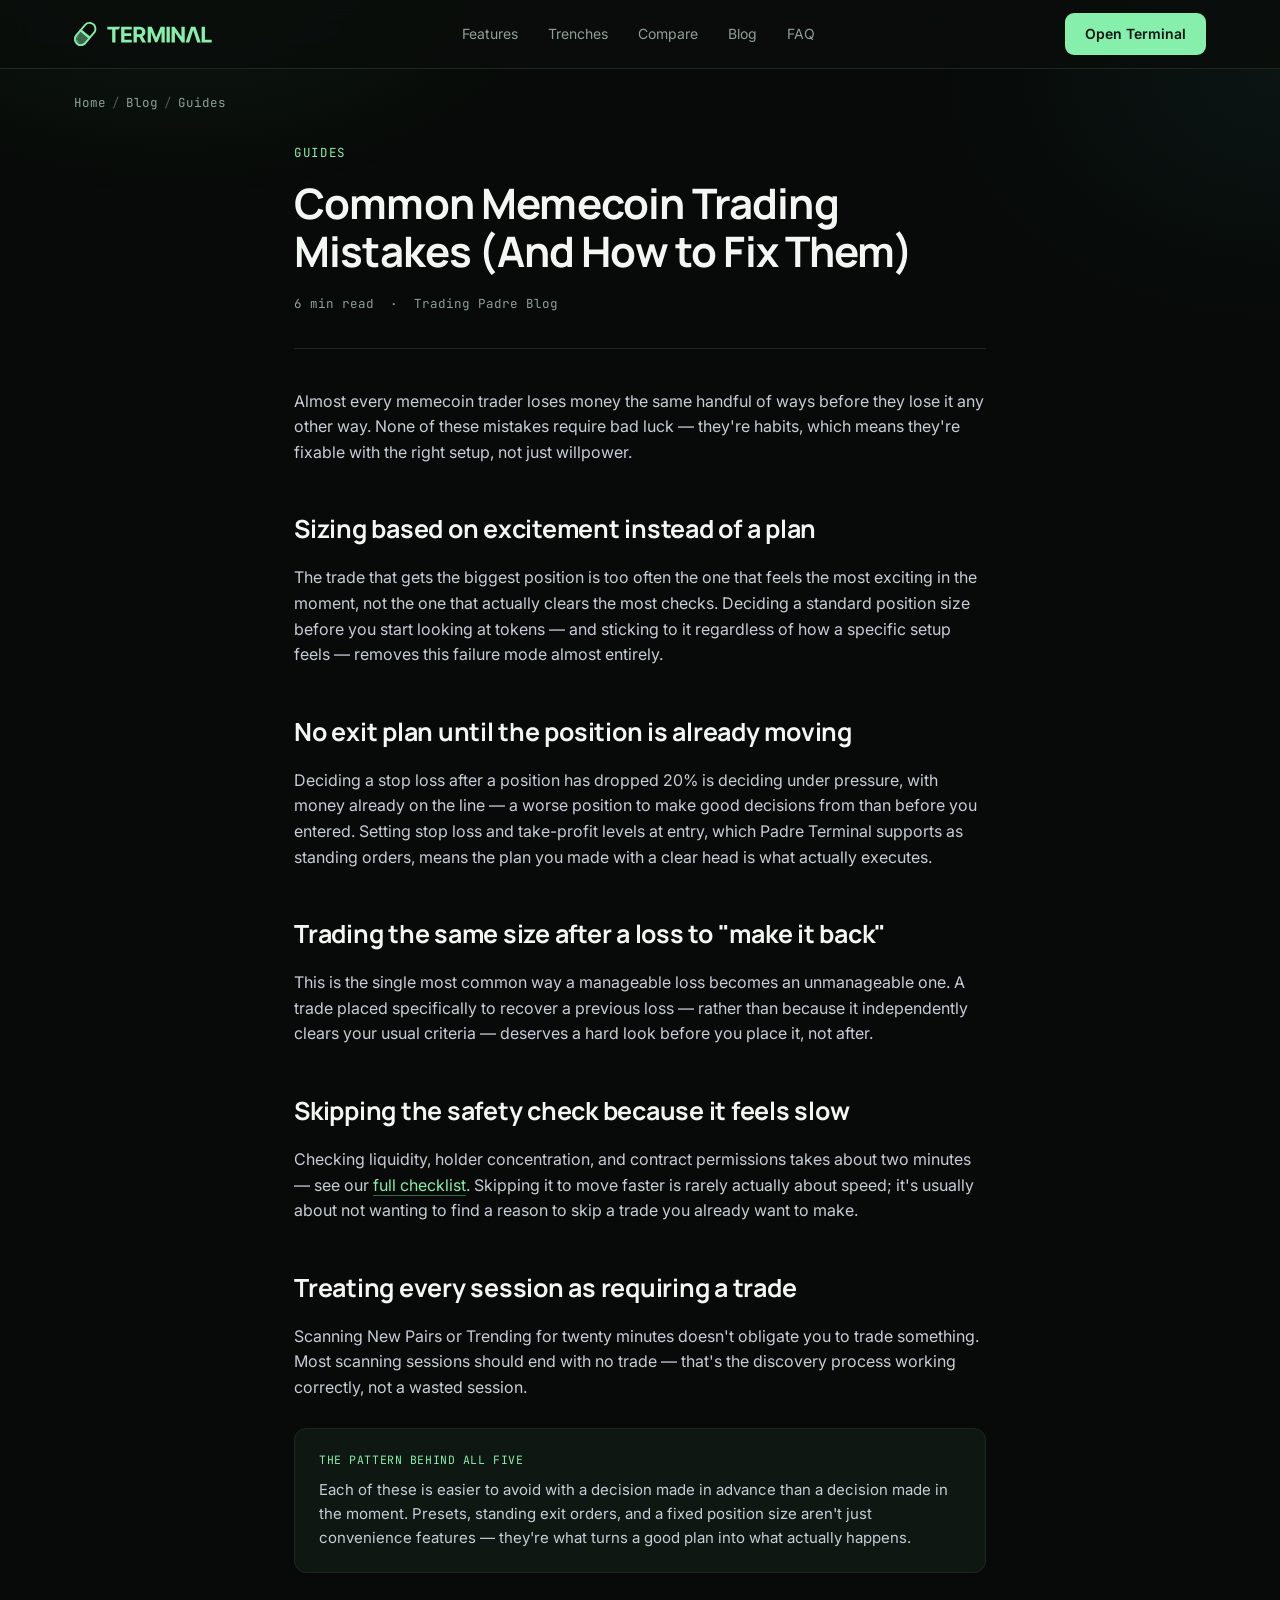
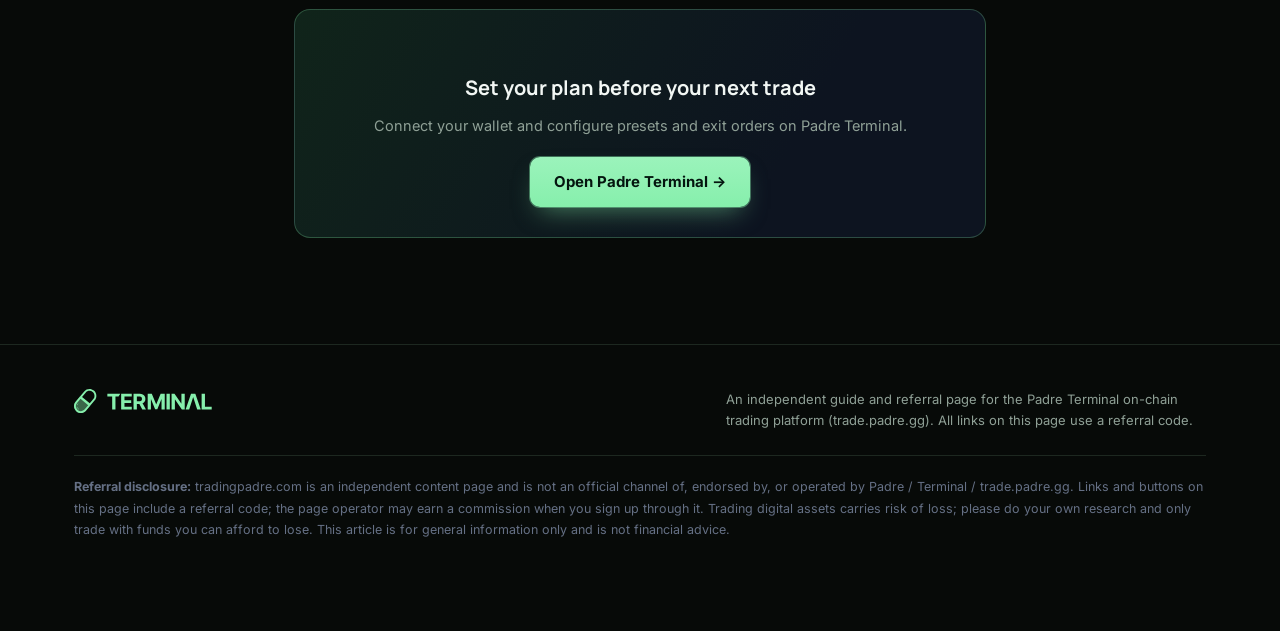
<file: blog/common-memecoin-trading-mistakes.html>
<!DOCTYPE html>
<html lang="en">
<head>
<meta charset="UTF-8">
<meta name="viewport" content="width=device-width, initial-scale=1.0">
<title>Common Memecoin Trading Mistakes (And How to Fix Them)</title>
<meta name="description" content="The five most common memecoin trading mistakes — sizing on excitement, no exit plan, revenge trading — and the specific habits and Padre Terminal features that fix each one.">
<link rel="canonical" href="https://tradingpadre.com/blog/common-memecoin-trading-mistakes.html">
<meta property="og:title" content="Common Memecoin Trading Mistakes (And How to Fix Them)">
<meta property="og:description" content="The five most common memecoin trading mistakes — sizing on excitement, no exit plan, revenge trading — and the specific habits and Padre Terminal features that fix each one.">
<meta property="og:type" content="article">
<link rel="icon" href="/favicon.ico" sizes="any">
<link rel="icon" href="/favicon-48.png" sizes="48x48" type="image/png">
<link rel="icon" href="/favicon-96.png" type="image/png" sizes="96x96">
<link rel="icon" href="/icon-mark.svg" type="image/svg+xml">
<link rel="apple-touch-icon" href="/apple-touch-icon.png">
<link rel="manifest" href="/site.webmanifest">
<link rel="preconnect" href="https://fonts.googleapis.com">
<link rel="preconnect" href="https://fonts.gstatic.com" crossorigin>
<link href="https://fonts.googleapis.com/css2?family=Manrope:wght@500;600;700&family=Inter:wght@400;500;600;700&family=JetBrains+Mono:wght@400;500;600&display=swap" rel="stylesheet">
<link rel="stylesheet" href="/blog/styles.css">
<script type="application/ld+json">
{
  "@context": "https://schema.org",
  "@type": "Article",
  "headline": "Common Memecoin Trading Mistakes (And How to Fix Them)",
  "description": "The five most common memecoin trading mistakes — sizing on excitement, no exit plan, revenge trading — and the specific habits and Padre Terminal features that fix each one.",
  "author": {"@type": "Organization", "name": "Trading Padre Blog"},
  "publisher": {"@type": "Organization", "name": "tradingpadre.com"},
  "mainEntityOfPage": "https://tradingpadre.com/blog/common-memecoin-trading-mistakes.html"
}
</script>
</head>
<body>
<header>
  <div class="wrap">
    <nav>
      <a href="/" aria-label="Home" class="brand"><svg viewBox="0 0 460 80" fill="none" xmlns="http://www.w3.org/2000/svg">
          <g clip-path="url(#clipNavTPB)">
            <path d="M111.18 24.9642V15.8462H154.259L148.422 24.9642H138.201V68.1539H127.239V24.9642H111.18Z" fill="#86EFAC"/>
            <path d="M157.173 68.1539V15.8462H192.518V24.9642H168.264V37.4282H190.699V46.5463H168.264V59.0358H192.62V68.1539H157.173Z" fill="#86EFAC"/>
            <path d="M198.449 68.1539V15.8462H219.142C223.104 15.8462 226.485 16.5528 229.285 17.9661C232.103 19.3623 234.245 21.346 235.713 23.917C237.199 26.4711 237.942 29.4765 237.942 32.933C237.942 36.4065 237.191 39.3949 235.688 41.8978C234.186 44.3838 232.008 46.2909 229.157 47.619C226.322 48.9471 222.891 49.6112 218.861 49.6112H205.005V40.723H217.068C219.185 40.723 220.944 40.4335 222.344 39.8546C223.745 39.2756 224.786 38.4073 225.469 37.2494C226.169 36.0915 226.519 34.6528 226.519 32.933C226.519 31.1963 226.169 29.7319 225.469 28.54C224.786 27.3481 223.736 26.4456 222.319 25.8326C220.919 25.2026 219.151 24.8877 217.017 24.8877H209.538V68.1539H198.449ZM226.775 44.3498L239.811 68.1539H227.57L214.814 44.3498H226.775Z" fill="#86EFAC"/>
            <path d="M245.639 15.8462H259.316L273.762 50.9904H274.375L288.821 15.8462H302.498V68.1539H291.741V34.1079H291.305L277.731 67.8985H270.406L256.832 33.9802H256.397V68.1539H245.639V15.8462Z" fill="#86EFAC"/>
            <path d="M319.416 15.8462V68.1539H308.327V15.8462H319.416Z" fill="#86EFAC"/>
            <path d="M369.117 15.8462V68.1539H359.538L336.718 35.2317H336.334V68.1539H325.245V15.8462H334.977L357.618 48.7428H358.079V15.8462H369.117Z" fill="#86EFAC"/>
            <path d="M383.916 68.1539H372.032L390.14 15.8462H404.431L422.513 68.1539H410.629L397.489 27.7993H397.08L383.916 68.1539Z" fill="#86EFAC"/>
            <path d="M425.427 68.1539V15.8462H436.517V59.0358H459.005V68.1539H425.427Z" fill="#86EFAC"/>
            <path d="M19.7001 25.2716L54.8013 54.725L40.4621 71.8139C32.3288 81.5068 17.8777 82.7711 8.18477 74.6377C-1.50821 66.5044 -2.77252 52.0533 5.36086 42.3604L19.7001 25.2716Z" fill="#86EFAC" fill-opacity="0.4"/>
            <path d="M12.4455 49.9567C10.1821 53.4357 7.52669 61.7278 15.0121 67.0642" stroke="#86EFAC" stroke-width="1.8" stroke-linecap="round" stroke-dasharray="3.62 7.23 12.06 7.23"/>
            <path d="M66.3158 5.36013C76.0084 13.4933 77.273 27.9446 69.1404 37.6376L40.462 71.8151L40.0761 72.2641C31.8782 81.546 17.7253 82.6454 8.18383 74.6391L7.73629 74.2532C-1.54562 66.0552 -2.64564 51.9031 5.36064 42.3617L34.0391 8.18404C42.1725 -1.50815 56.623 -2.77263 66.3158 5.36013ZM21.6579 32.5119L10.0743 46.3169C4.12538 53.4064 5.0497 63.9764 12.139 69.9255C19.2287 75.8744 29.7994 74.9496 35.7483 67.8599L47.3319 54.0551L21.6579 32.5119ZM62.3606 10.0738C55.2711 4.12539 44.7016 5.05031 38.7527 12.1392L26.8169 26.3637L52.491 47.9068L64.4268 33.6823C70.3751 26.5927 69.4499 16.0226 62.3606 10.0738Z" fill="#86EFAC"/>
          </g>
          <defs><clipPath id="clipNavTPB"><rect width="460" height="80" fill="white"/></clipPath></defs>
        </svg></a>
      <div class="nav-links nav-mobile-hide">
        <a href="/#features">Features</a>
        <a href="/#trenches">Trenches</a>
        <a href="/#compare">Compare</a>
        <a href="/blog/">Blog</a>
        <a href="/#faq">FAQ</a>
      </div>
      <div class="nav-right">
        <a class="nav-cta" href="/go/" target="_blank" rel="noopener sponsored">Open Terminal</a>
        <button class="hamburger" id="menuBtn" aria-label="Open menu" aria-expanded="false">
          <svg viewBox="0 0 24 24" fill="none" stroke="currentColor" stroke-width="2" stroke-linecap="round"><path d="M4 7h16M4 12h16M4 17h16"/></svg>
        </button>
      </div>
    </nav>
    <div class="mobile-panel" id="mobilePanel">
      <a href="/">Home</a>
      <a href="/#features">Features</a>
      <a href="/#trenches">Trenches</a>
      <a href="/#compare">Compare</a>
      <a href="/blog/">Blog</a>
      <a href="/#faq">FAQ</a>
    </div>
  </div>
</header><main><div class="wrap"><div class="crumb"><a href="/">Home</a><span>/</span><a href="/blog/">Blog</a><span>/</span>Guides</div></div><div class="article-wrap"><div class="article-head">
      <div class="article-cat">GUIDES</div>
      <h1>Common Memecoin Trading Mistakes (And How to Fix Them)</h1>
      <div class="article-meta"><span>6 min read</span><span>·</span><span>Trading Padre Blog</span></div>
    </div><div class="prose">
<p>Almost every memecoin trader loses money the same handful of ways before they lose it any other way. None of these mistakes require bad luck — they're habits, which means they're fixable with the right setup, not just willpower.</p>

<h2>Sizing based on excitement instead of a plan</h2>
<p>The trade that gets the biggest position is too often the one that feels the most exciting in the moment, not the one that actually clears the most checks. Deciding a standard position size before you start looking at tokens — and sticking to it regardless of how a specific setup feels — removes this failure mode almost entirely.</p>

<h2>No exit plan until the position is already moving</h2>
<p>Deciding a stop loss after a position has dropped 20% is deciding under pressure, with money already on the line — a worse position to make good decisions from than before you entered. Setting stop loss and take-profit levels at entry, which Padre Terminal supports as standing orders, means the plan you made with a clear head is what actually executes.</p>

<h2>Trading the same size after a loss to "make it back"</h2>
<p>This is the single most common way a manageable loss becomes an unmanageable one. A trade placed specifically to recover a previous loss — rather than because it independently clears your usual criteria — deserves a hard look before you place it, not after.</p>

<h2>Skipping the safety check because it feels slow</h2>
<p>Checking liquidity, holder concentration, and contract permissions takes about two minutes — see our <a class="inline-link" href="/blog/spotting-memecoin-red-flags.html">full checklist</a>. Skipping it to move faster is rarely actually about speed; it's usually about not wanting to find a reason to skip a trade you already want to make.</p>

<h2>Treating every session as requiring a trade</h2>
<p>Scanning New Pairs or Trending for twenty minutes doesn't obligate you to trade something. Most scanning sessions should end with no trade — that's the discovery process working correctly, not a wasted session.</p>

<div class="callout">
  <div class="lbl">THE PATTERN BEHIND ALL FIVE</div>
  <p>Each of these is easier to avoid with a decision made in advance than a decision made in the moment. Presets, standing exit orders, and a fixed position size aren't just convenience features — they're what turns a good plan into what actually happens.</p>
</div>

<div class="inline-cta">
  <h3>Set your plan before your next trade</h3>
  <p>Connect your wallet and configure presets and exit orders on Padre Terminal.</p>
  <a class="btn-primary" href="/go/" target="_blank" rel="noopener sponsored">Open Padre Terminal →</a>
</div>
</div></div></main><footer>
  <div class="wrap">
    <div class="foot-grid">
      <span class="brand" style="display:inline-block;"><svg viewBox="0 0 460 80" fill="none" xmlns="http://www.w3.org/2000/svg">
          <g clip-path="url(#clipFootTPB)">
            <path d="M111.18 24.9642V15.8462H154.259L148.422 24.9642H138.201V68.1539H127.239V24.9642H111.18Z" fill="#86EFAC"/>
            <path d="M157.173 68.1539V15.8462H192.518V24.9642H168.264V37.4282H190.699V46.5463H168.264V59.0358H192.62V68.1539H157.173Z" fill="#86EFAC"/>
            <path d="M198.449 68.1539V15.8462H219.142C223.104 15.8462 226.485 16.5528 229.285 17.9661C232.103 19.3623 234.245 21.346 235.713 23.917C237.199 26.4711 237.942 29.4765 237.942 32.933C237.942 36.4065 237.191 39.3949 235.688 41.8978C234.186 44.3838 232.008 46.2909 229.157 47.619C226.322 48.9471 222.891 49.6112 218.861 49.6112H205.005V40.723H217.068C219.185 40.723 220.944 40.4335 222.344 39.8546C223.745 39.2756 224.786 38.4073 225.469 37.2494C226.169 36.0915 226.519 34.6528 226.519 32.933C226.519 31.1963 226.169 29.7319 225.469 28.54C224.786 27.3481 223.736 26.4456 222.319 25.8326C220.919 25.2026 219.151 24.8877 217.017 24.8877H209.538V68.1539H198.449ZM226.775 44.3498L239.811 68.1539H227.57L214.814 44.3498H226.775Z" fill="#86EFAC"/>
            <path d="M245.639 15.8462H259.316L273.762 50.9904H274.375L288.821 15.8462H302.498V68.1539H291.741V34.1079H291.305L277.731 67.8985H270.406L256.832 33.9802H256.397V68.1539H245.639V15.8462Z" fill="#86EFAC"/>
            <path d="M319.416 15.8462V68.1539H308.327V15.8462H319.416Z" fill="#86EFAC"/>
            <path d="M369.117 15.8462V68.1539H359.538L336.718 35.2317H336.334V68.1539H325.245V15.8462H334.977L357.618 48.7428H358.079V15.8462H369.117Z" fill="#86EFAC"/>
            <path d="M383.916 68.1539H372.032L390.14 15.8462H404.431L422.513 68.1539H410.629L397.489 27.7993H397.08L383.916 68.1539Z" fill="#86EFAC"/>
            <path d="M425.427 68.1539V15.8462H436.517V59.0358H459.005V68.1539H425.427Z" fill="#86EFAC"/>
            <path d="M19.7001 25.2716L54.8013 54.725L40.4621 71.8139C32.3288 81.5068 17.8777 82.7711 8.18477 74.6377C-1.50821 66.5044 -2.77252 52.0533 5.36086 42.3604L19.7001 25.2716Z" fill="#86EFAC" fill-opacity="0.4"/>
            <path d="M12.4455 49.9567C10.1821 53.4357 7.52669 61.7278 15.0121 67.0642" stroke="#86EFAC" stroke-width="1.8" stroke-linecap="round" stroke-dasharray="3.62 7.23 12.06 7.23"/>
            <path d="M66.3158 5.36013C76.0084 13.4933 77.273 27.9446 69.1404 37.6376L40.462 71.8151L40.0761 72.2641C31.8782 81.546 17.7253 82.6454 8.18383 74.6391L7.73629 74.2532C-1.54562 66.0552 -2.64564 51.9031 5.36064 42.3617L34.0391 8.18404C42.1725 -1.50815 56.623 -2.77263 66.3158 5.36013ZM21.6579 32.5119L10.0743 46.3169C4.12538 53.4064 5.0497 63.9764 12.139 69.9255C19.2287 75.8744 29.7994 74.9496 35.7483 67.8599L47.3319 54.0551L21.6579 32.5119ZM62.3606 10.0738C55.2711 4.12539 44.7016 5.05031 38.7527 12.1392L26.8169 26.3637L52.491 47.9068L64.4268 33.6823C70.3751 26.5927 69.4499 16.0226 62.3606 10.0738Z" fill="#86EFAC"/>
          </g>
          <defs><clipPath id="clipFootTPB"><rect width="460" height="80" fill="white"/></clipPath></defs>
        </svg></span>
      <div style="max-width:480px;">An independent guide and referral page for the Padre Terminal on-chain trading platform (trade.padre.gg). All links on this page use a referral code.</div>
    </div>
    <div class="disclaimer">
      <strong>Referral disclosure:</strong> tradingpadre.com is an independent content page and is not an official channel of, endorsed by, or operated by Padre / Terminal / trade.padre.gg. Links and buttons on this page include a referral code; the page operator may earn a commission when you sign up through it. Trading digital assets carries risk of loss; please do your own research and only trade with funds you can afford to lose. This article is for general information only and is not financial advice.
    </div>
  </div>
</footer>
</body>
</html>
</file>
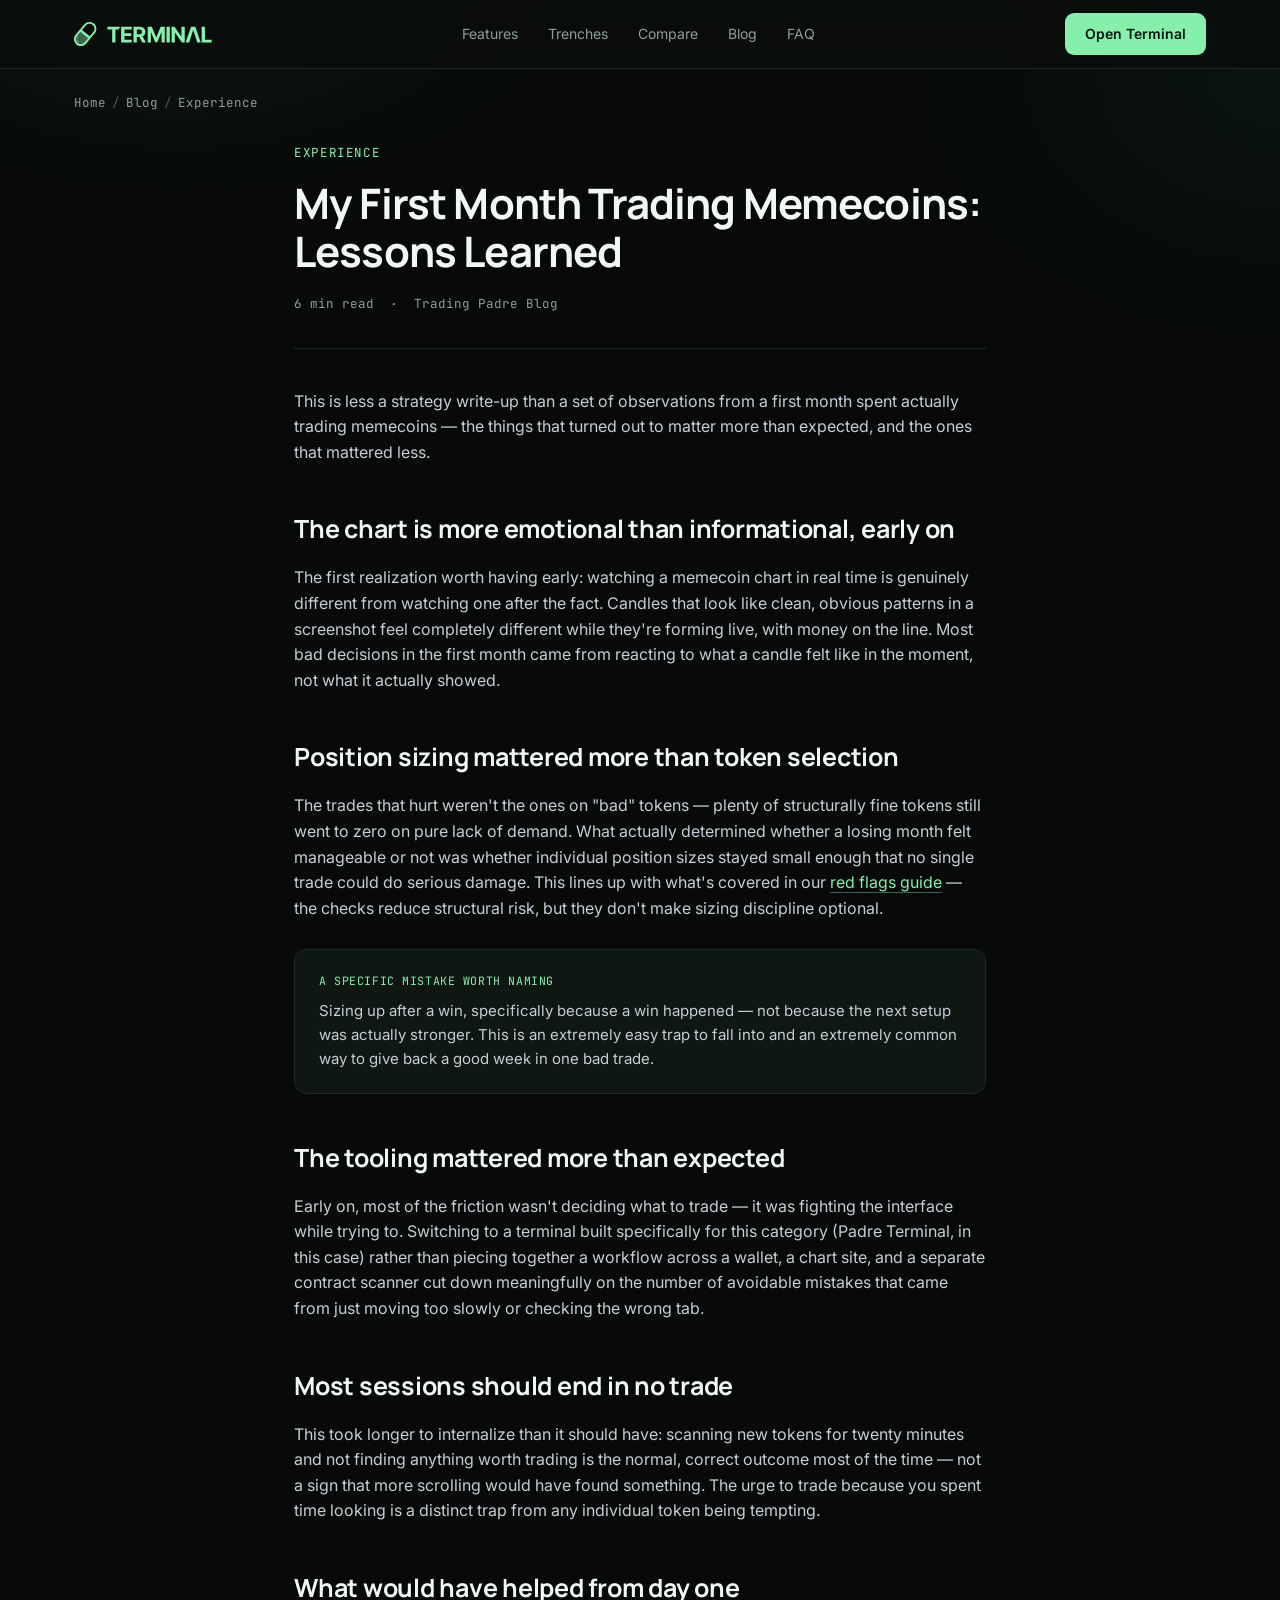
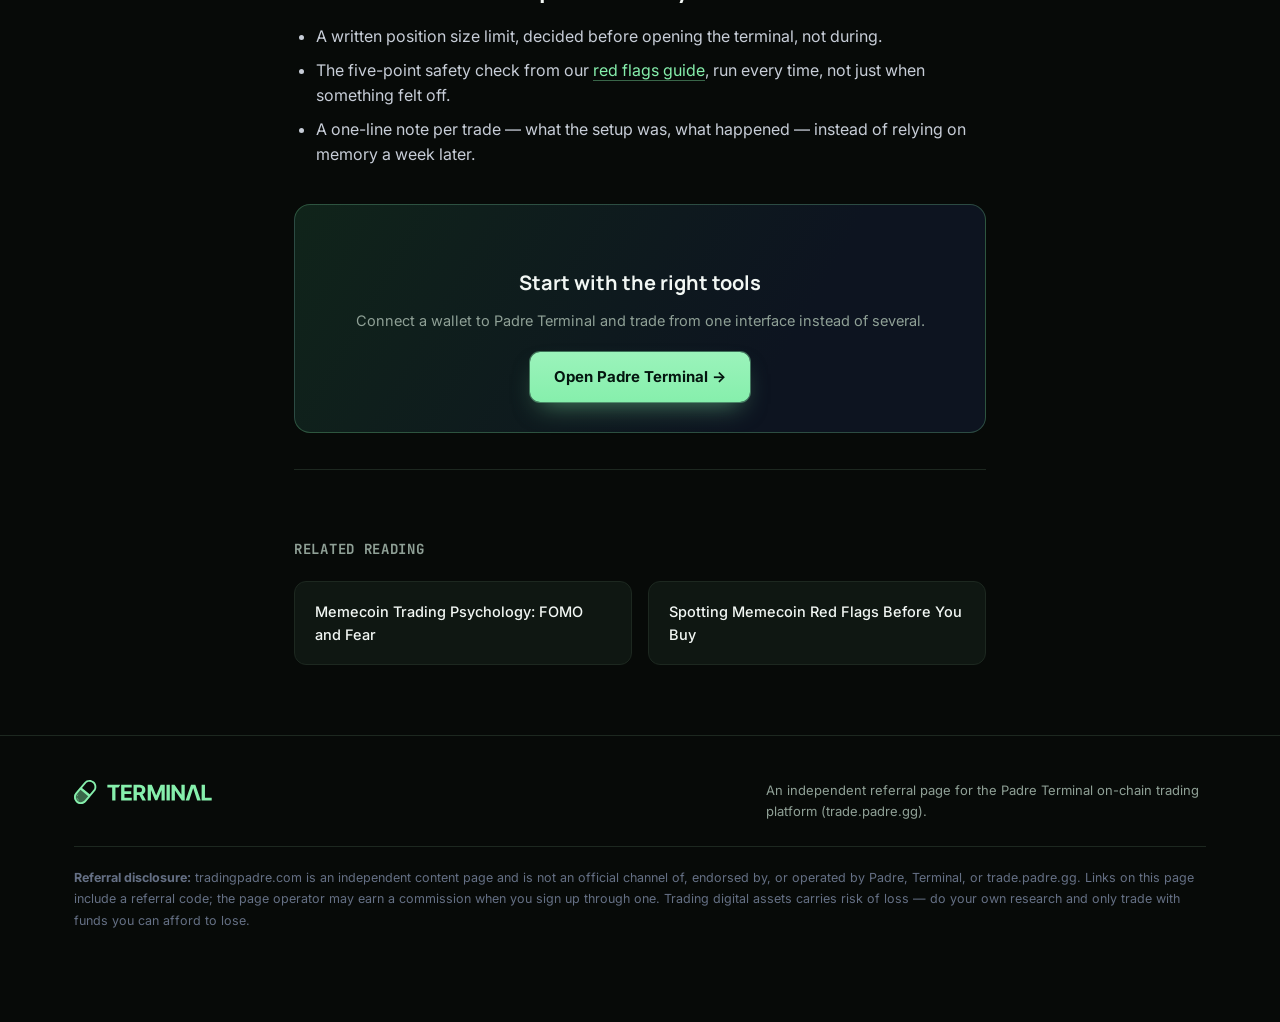
<file: blog/first-month-trading-memecoins-lessons.html>
<!DOCTYPE html>
<html lang="en">
<head>
<meta charset="UTF-8">
<meta name="viewport" content="width=device-width, initial-scale=1.0">
<title>My First Month Trading Memecoins: Lessons Learned</title>
<meta name="description" content="Honest lessons from a first month of memecoin trading — what actually mattered, the mistakes that repeated, and what would have helped from day one.">
<link rel="canonical" href="https://tradingpadre.com/blog/first-month-trading-memecoins-lessons.html">
<meta property="og:title" content="My First Month Trading Memecoins: Lessons Learned">
<meta property="og:description" content="Honest lessons from a first month of memecoin trading — what actually mattered, the mistakes that repeated, and what would have helped from day one.">
<meta property="og:type" content="article">
<link rel="icon" href="/favicon.ico" sizes="any">
<link rel="icon" href="/favicon-48.png" sizes="48x48" type="image/png">
<link rel="icon" href="/favicon-96.png" type="image/png" sizes="96x96">
<link rel="icon" href="/icon-mark.svg" type="image/svg+xml">
<link rel="apple-touch-icon" href="/apple-touch-icon.png">
<link rel="manifest" href="/site.webmanifest">
<link rel="preconnect" href="https://fonts.googleapis.com">
<link rel="preconnect" href="https://fonts.gstatic.com" crossorigin>
<link href="https://fonts.googleapis.com/css2?family=Manrope:wght@500;600;700;800&family=Inter:wght@400;500;600;700&family=JetBrains+Mono:wght@400;500;600&display=swap" rel="stylesheet">
<link rel="stylesheet" href="/blog/styles.css">
<script type="application/ld+json">
{
  "@context": "https://schema.org",
  "@type": "Article",
  "headline": "My First Month Trading Memecoins: Lessons Learned",
  "description": "Honest lessons from a first month of memecoin trading — what actually mattered, the mistakes that repeated, and what would have helped from day one.",
  "author": {"@type": "Organization", "name": "Trading Padre Blog"},
  "publisher": {"@type": "Organization", "name": "tradingpadre.com"},
  "mainEntityOfPage": "https://tradingpadre.com/blog/first-month-trading-memecoins-lessons.html"
}
</script>
</head>
<body>
<header>
  <div class="wrap">
    <nav>
      <a href="/" class="brand" aria-label="Home">
        <svg viewBox="0 0 460 80" fill="none" xmlns="http://www.w3.org/2000/svg">
          <g clip-path="url(#hlogo)">
            <path d="M111.18 24.9642V15.8462H154.259L148.422 24.9642H138.201V68.1539H127.239V24.9642H111.18Z" fill="#86EFAC"/>
            <path d="M157.173 68.1539V15.8462H192.518V24.9642H168.264V37.4282H190.699V46.5463H168.264V59.0358H192.62V68.1539H157.173Z" fill="#86EFAC"/>
            <path d="M198.449 68.1539V15.8462H219.142C223.104 15.8462 226.485 16.5528 229.285 17.9661C232.103 19.3623 234.245 21.346 235.713 23.917C237.199 26.4711 237.942 29.4765 237.942 32.933C237.942 36.4065 237.191 39.3949 235.688 41.8978C234.186 44.3838 232.008 46.2909 229.157 47.619C226.322 48.9471 222.891 49.6112 218.861 49.6112H205.005V40.723H217.068C219.185 40.723 220.944 40.4335 222.344 39.8546C223.745 39.2756 224.786 38.4073 225.469 37.2494C226.169 36.0915 226.519 34.6528 226.519 32.933C226.519 31.1963 226.169 29.7319 225.469 28.54C224.786 27.3481 223.736 26.4456 222.319 25.8326C220.919 25.2026 219.151 24.8877 217.017 24.8877H209.538V68.1539H198.449ZM226.775 44.3498L239.811 68.1539H227.57L214.814 44.3498H226.775Z" fill="#86EFAC"/>
            <path d="M245.639 15.8462H259.316L273.762 50.9904H274.375L288.821 15.8462H302.498V68.1539H291.741V34.1079H291.305L277.731 67.8985H270.406L256.832 33.9802H256.397V68.1539H245.639V15.8462Z" fill="#86EFAC"/>
            <path d="M319.416 15.8462V68.1539H308.327V15.8462H319.416Z" fill="#86EFAC"/>
            <path d="M369.117 15.8462V68.1539H359.538L336.718 35.2317H336.334V68.1539H325.245V15.8462H334.977L357.618 48.7428H358.079V15.8462H369.117Z" fill="#86EFAC"/>
            <path d="M383.916 68.1539H372.032L390.14 15.8462H404.431L422.513 68.1539H410.629L397.489 27.7993H397.08L383.916 68.1539Z" fill="#86EFAC"/>
            <path d="M425.427 68.1539V15.8462H436.517V59.0358H459.005V68.1539H425.427Z" fill="#86EFAC"/>
            <path d="M19.7001 25.2716L54.8013 54.725L40.4621 71.8139C32.3288 81.5068 17.8777 82.7711 8.18477 74.6377C-1.50821 66.5044 -2.77252 52.0533 5.36086 42.3604L19.7001 25.2716Z" fill="#86EFAC" fill-opacity="0.4"/>
            <path d="M12.4455 49.9567C10.1821 53.4357 7.52669 61.7278 15.0121 67.0642" stroke="#86EFAC" stroke-width="1.8" stroke-linecap="round" stroke-dasharray="3.62 7.23 12.06 7.23"/>
            <path d="M66.3158 5.36013C76.0084 13.4933 77.273 27.9446 69.1404 37.6376L40.462 71.8151L40.0761 72.2641C31.8782 81.546 17.7253 82.6454 8.18383 74.6391L7.73629 74.2532C-1.54562 66.0552 -2.64564 51.9031 5.36064 42.3617L34.0391 8.18404C42.1725 -1.50815 56.623 -2.77263 66.3158 5.36013ZM21.6579 32.5119L10.0743 46.3169C4.12538 53.4064 5.0497 63.9764 12.139 69.9255C19.2287 75.8744 29.7994 74.9496 35.7483 67.8599L47.3319 54.0551L21.6579 32.5119ZM62.3606 10.0738C55.2711 4.12539 44.7016 5.05031 38.7527 12.1392L26.8169 26.3637L52.491 47.9068L64.4268 33.6823C70.3751 26.5927 69.4499 16.0226 62.3606 10.0738Z" fill="#86EFAC"/>
          </g>
          <defs><clipPath id="hlogo"><rect width="460" height="80" fill="white"/></clipPath></defs>
        </svg>
      </a>
      <div class="nav-links nav-mobile-hide">
        <a href="/#features">Features</a>
        <a href="/#trenches">Trenches</a>
        <a href="/#compare">Compare</a>
        <a href="/blog/">Blog</a>
        <a href="/#faq">FAQ</a>
      </div>
      <div class="nav-right">
        <a class="nav-cta" href="/go/" target="_blank" rel="noopener sponsored">Open Terminal</a>
        <button class="hamburger" id="menuBtn" aria-label="Open menu" aria-expanded="false">
          <svg viewBox="0 0 24 24" fill="none" stroke="currentColor" stroke-width="2" stroke-linecap="round"><path d="M4 7h16M4 12h16M4 17h16"/></svg>
        </button>
      </div>
    </nav>
    <div class="mobile-panel" id="mobilePanel">
      <a href="/#features">Features</a>
      <a href="/#trenches">Trenches</a>
      <a href="/#compare">Compare</a>
      <a href="/blog/">Blog</a>
      <a href="/#faq">FAQ</a>
    </div>
  </div>
</header><main><div class="wrap"><div class="crumb"><a href="/">Home</a><span>/</span><a href="/blog/">Blog</a><span>/</span>Experience</div></div><div class="article-wrap"><div class="article-head">
      <div class="article-cat">EXPERIENCE</div>
      <h1>My First Month Trading Memecoins: Lessons Learned</h1>
      <div class="article-meta"><span>6 min read</span><span>·</span><span>Trading Padre Blog</span></div>
    </div><div class="prose">
<p>This is less a strategy write-up than a set of observations from a first month spent actually trading memecoins — the things that turned out to matter more than expected, and the ones that mattered less.</p>

<h2>The chart is more emotional than informational, early on</h2>
<p>The first realization worth having early: watching a memecoin chart in real time is genuinely different from watching one after the fact. Candles that look like clean, obvious patterns in a screenshot feel completely different while they're forming live, with money on the line. Most bad decisions in the first month came from reacting to what a candle felt like in the moment, not what it actually showed.</p>

<h2>Position sizing mattered more than token selection</h2>
<p>The trades that hurt weren't the ones on "bad" tokens — plenty of structurally fine tokens still went to zero on pure lack of demand. What actually determined whether a losing month felt manageable or not was whether individual position sizes stayed small enough that no single trade could do serious damage. This lines up with what's covered in our <a class="inline-link" href="/blog/spotting-memecoin-red-flags.html">red flags guide</a> — the checks reduce structural risk, but they don't make sizing discipline optional.</p>

<div class="callout">
  <div class="lbl">A SPECIFIC MISTAKE WORTH NAMING</div>
  <p>Sizing up after a win, specifically because a win happened — not because the next setup was actually stronger. This is an extremely easy trap to fall into and an extremely common way to give back a good week in one bad trade.</p>
</div>

<h2>The tooling mattered more than expected</h2>
<p>Early on, most of the friction wasn't deciding what to trade — it was fighting the interface while trying to. Switching to a terminal built specifically for this category (Padre Terminal, in this case) rather than piecing together a workflow across a wallet, a chart site, and a separate contract scanner cut down meaningfully on the number of avoidable mistakes that came from just moving too slowly or checking the wrong tab.</p>

<h2>Most sessions should end in no trade</h2>
<p>This took longer to internalize than it should have: scanning new tokens for twenty minutes and not finding anything worth trading is the normal, correct outcome most of the time — not a sign that more scrolling would have found something. The urge to trade because you spent time looking is a distinct trap from any individual token being tempting.</p>

<h2>What would have helped from day one</h2>
<ul>
  <li>A written position size limit, decided before opening the terminal, not during.</li>
  <li>The five-point safety check from our <a class="inline-link" href="/blog/spotting-memecoin-red-flags.html">red flags guide</a>, run every time, not just when something felt off.</li>
  <li>A one-line note per trade — what the setup was, what happened — instead of relying on memory a week later.</li>
</ul>

<div class="inline-cta">
  <h3>Start with the right tools</h3>
  <p>Connect a wallet to Padre Terminal and trade from one interface instead of several.</p>
  <a class="btn-primary" href="/go/" target="_blank" rel="noopener sponsored">Open Padre Terminal →</a>
</div>
<div class="related"><h3>RELATED READING</h3><div class="related-grid"><a href="/blog/memecoin-trading-psychology-fomo-fear.html">Memecoin Trading Psychology: FOMO and Fear</a><a href="/blog/spotting-memecoin-red-flags.html">Spotting Memecoin Red Flags Before You Buy</a></div></div></div></div></main><footer>
  <div class="wrap">
    <div class="foot-grid">
      <span class="brand" style="display:inline-block;"><svg viewBox="0 0 460 80" fill="none" xmlns="http://www.w3.org/2000/svg">
        <g clip-path="url(#flogo)">
          <path d="M111.18 24.9642V15.8462H154.259L148.422 24.9642H138.201V68.1539H127.239V24.9642H111.18Z" fill="#86EFAC"/>
          <path d="M157.173 68.1539V15.8462H192.518V24.9642H168.264V37.4282H190.699V46.5463H168.264V59.0358H192.62V68.1539H157.173Z" fill="#86EFAC"/>
          <path d="M198.449 68.1539V15.8462H219.142C223.104 15.8462 226.485 16.5528 229.285 17.9661C232.103 19.3623 234.245 21.346 235.713 23.917C237.199 26.4711 237.942 29.4765 237.942 32.933C237.942 36.4065 237.191 39.3949 235.688 41.8978C234.186 44.3838 232.008 46.2909 229.157 47.619C226.322 48.9471 222.891 49.6112 218.861 49.6112H205.005V40.723H217.068C219.185 40.723 220.944 40.4335 222.344 39.8546C223.745 39.2756 224.786 38.4073 225.469 37.2494C226.169 36.0915 226.519 34.6528 226.519 32.933C226.519 31.1963 226.169 29.7319 225.469 28.54C224.786 27.3481 223.736 26.4456 222.319 25.8326C220.919 25.2026 219.151 24.8877 217.017 24.8877H209.538V68.1539H198.449ZM226.775 44.3498L239.811 68.1539H227.57L214.814 44.3498H226.775Z" fill="#86EFAC"/>
          <path d="M245.639 15.8462H259.316L273.762 50.9904H274.375L288.821 15.8462H302.498V68.1539H291.741V34.1079H291.305L277.731 67.8985H270.406L256.832 33.9802H256.397V68.1539H245.639V15.8462Z" fill="#86EFAC"/>
          <path d="M319.416 15.8462V68.1539H308.327V15.8462H319.416Z" fill="#86EFAC"/>
          <path d="M369.117 15.8462V68.1539H359.538L336.718 35.2317H336.334V68.1539H325.245V15.8462H334.977L357.618 48.7428H358.079V15.8462H369.117Z" fill="#86EFAC"/>
          <path d="M383.916 68.1539H372.032L390.14 15.8462H404.431L422.513 68.1539H410.629L397.489 27.7993H397.08L383.916 68.1539Z" fill="#86EFAC"/>
          <path d="M425.427 68.1539V15.8462H436.517V59.0358H459.005V68.1539H425.427Z" fill="#86EFAC"/>
          <path d="M19.7001 25.2716L54.8013 54.725L40.4621 71.8139C32.3288 81.5068 17.8777 82.7711 8.18477 74.6377C-1.50821 66.5044 -2.77252 52.0533 5.36086 42.3604L19.7001 25.2716Z" fill="#86EFAC" fill-opacity="0.4"/>
          <path d="M12.4455 49.9567C10.1821 53.4357 7.52669 61.7278 15.0121 67.0642" stroke="#86EFAC" stroke-width="1.8" stroke-linecap="round" stroke-dasharray="3.62 7.23 12.06 7.23"/>
          <path d="M66.3158 5.36013C76.0084 13.4933 77.273 27.9446 69.1404 37.6376L40.462 71.8151L40.0761 72.2641C31.8782 81.546 17.7253 82.6454 8.18383 74.6391L7.73629 74.2532C-1.54562 66.0552 -2.64564 51.9031 5.36064 42.3617L34.0391 8.18404C42.1725 -1.50815 56.623 -2.77263 66.3158 5.36013ZM21.6579 32.5119L10.0743 46.3169C4.12538 53.4064 5.0497 63.9764 12.139 69.9255C19.2287 75.8744 29.7994 74.9496 35.7483 67.8599L47.3319 54.0551L21.6579 32.5119ZM62.3606 10.0738C55.2711 4.12539 44.7016 5.05031 38.7527 12.1392L26.8169 26.3637L52.491 47.9068L64.4268 33.6823C70.3751 26.5927 69.4499 16.0226 62.3606 10.0738Z" fill="#86EFAC"/>
        </g>
        <defs><clipPath id="flogo"><rect width="460" height="80" fill="white"/></clipPath></defs>
      </svg></span>
      <div style="max-width:440px; font-size:13px; color:var(--muted);">An independent referral page for the Padre Terminal on-chain trading platform (trade.padre.gg).</div>
    </div>
    <div class="disclaimer">
      <strong>Referral disclosure:</strong> tradingpadre.com is an independent content page and is not an official channel of, endorsed by, or operated by Padre, Terminal, or trade.padre.gg. Links on this page include a referral code; the page operator may earn a commission when you sign up through one. Trading digital assets carries risk of loss — do your own research and only trade with funds you can afford to lose.
    </div>
  </div>
</footer>

</body>
</html>
</file>
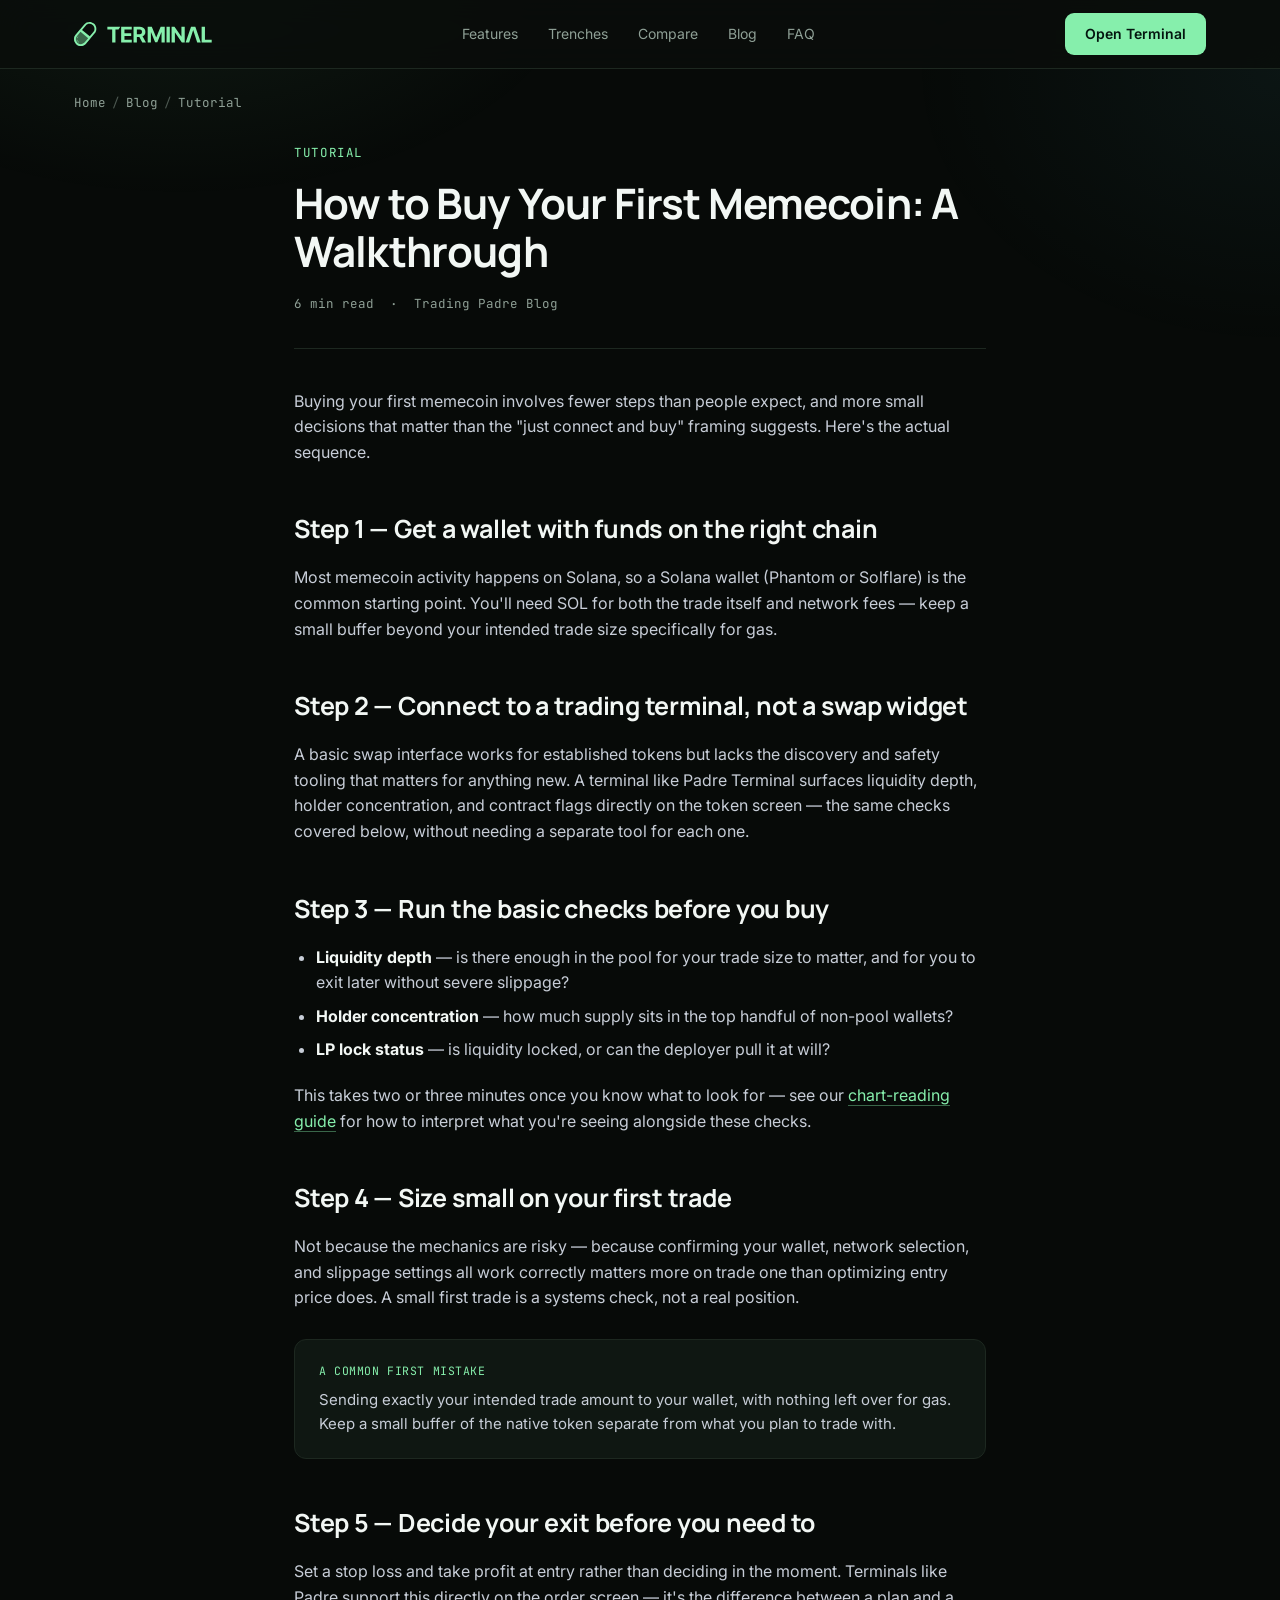
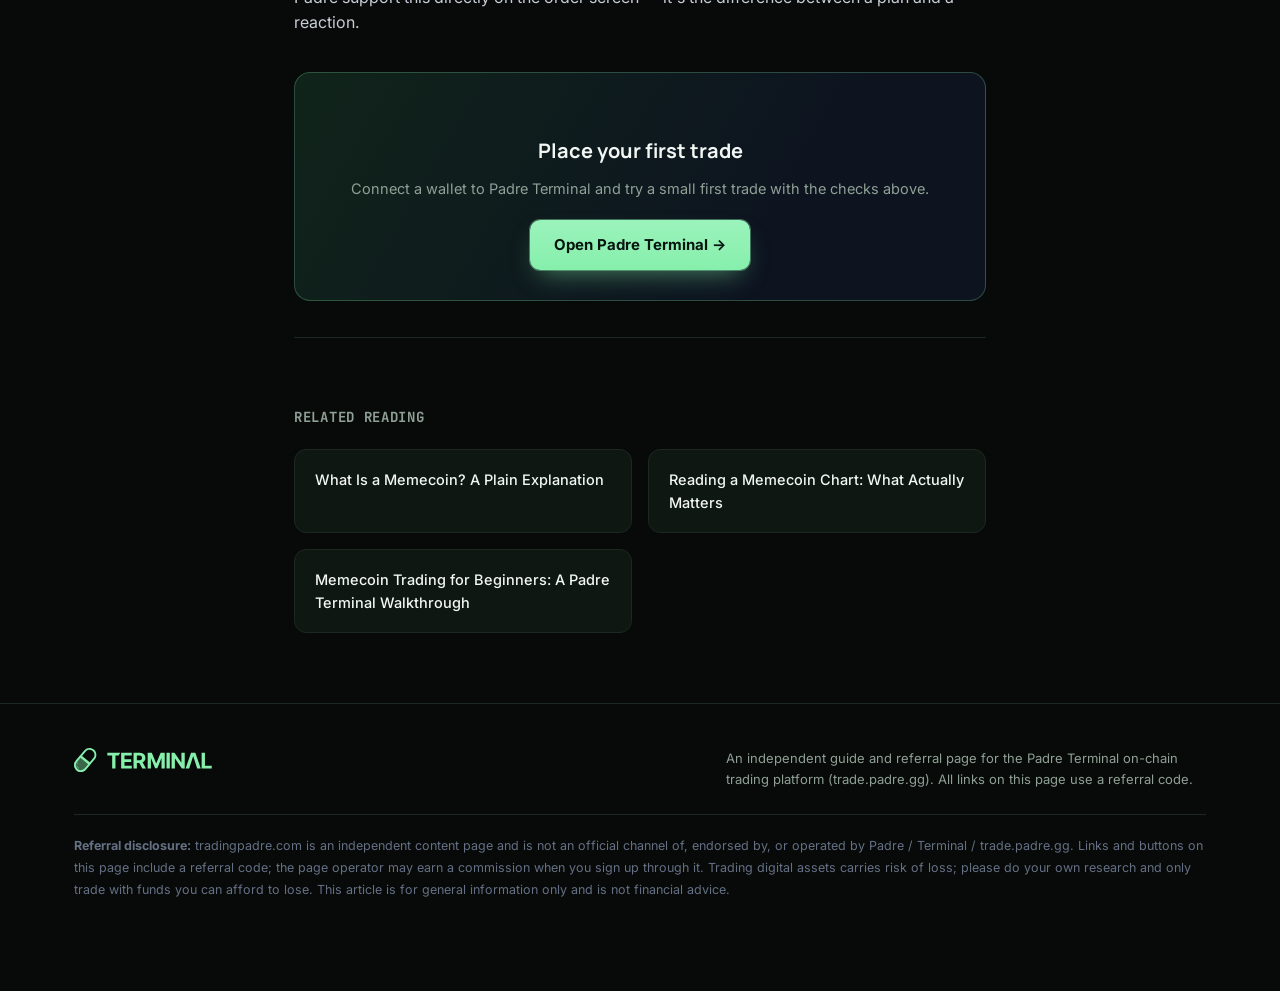
<file: blog/how-to-buy-your-first-memecoin.html>
<!DOCTYPE html>
<html lang="en">
<head>
<meta charset="UTF-8">
<meta name="viewport" content="width=device-width, initial-scale=1.0">
<title>How to Buy Your First Memecoin: A Step-by-Step Walkthrough</title>
<meta name="description" content="The actual sequence for a first memecoin trade — wallet setup, choosing a terminal, the safety checks worth running, and why to size small on trade one.">
<link rel="canonical" href="https://tradingpadre.com/blog/how-to-buy-your-first-memecoin.html">
<meta property="og:title" content="How to Buy Your First Memecoin: A Walkthrough">
<meta property="og:description" content="The actual sequence for a first memecoin trade — wallet setup, choosing a terminal, the safety checks worth running, and why to size small on trade one.">
<meta property="og:type" content="article">
<link rel="icon" href="/favicon.ico" sizes="any">
<link rel="icon" href="/favicon-48.png" sizes="48x48" type="image/png">
<link rel="icon" href="/favicon-96.png" type="image/png" sizes="96x96">
<link rel="icon" href="/icon-mark.svg" type="image/svg+xml">
<link rel="apple-touch-icon" href="/apple-touch-icon.png">
<link rel="manifest" href="/site.webmanifest">
<link rel="preconnect" href="https://fonts.googleapis.com">
<link rel="preconnect" href="https://fonts.gstatic.com" crossorigin>
<link href="https://fonts.googleapis.com/css2?family=Manrope:wght@500;600;700;800&family=Inter:wght@400;500;600;700&family=JetBrains+Mono:wght@400;500;600&display=swap" rel="stylesheet">
<link rel="stylesheet" href="/blog/styles.css">
<script type="application/ld+json">
{
  "@context": "https://schema.org",
  "@type": "Article",
  "headline": "How to Buy Your First Memecoin: A Walkthrough",
  "description": "The actual sequence for a first memecoin trade — wallet setup, choosing a terminal, the safety checks worth running, and why to size small on trade one.",
  "author": {"@type": "Organization", "name": "Trading Padre Blog"},
  "publisher": {"@type": "Organization", "name": "tradingpadre.com"},
  "mainEntityOfPage": "https://tradingpadre.com/blog/how-to-buy-your-first-memecoin.html"
}
</script>
</head>
<body>
<header>
  <div class="wrap">
    <nav>
      <a href="/" aria-label="Home" class="brand"><svg viewBox="0 0 460 80" fill="none" xmlns="http://www.w3.org/2000/svg">
          <g clip-path="url(#clipNavTPB)">
            <path d="M111.18 24.9642V15.8462H154.259L148.422 24.9642H138.201V68.1539H127.239V24.9642H111.18Z" fill="#86EFAC"/>
            <path d="M157.173 68.1539V15.8462H192.518V24.9642H168.264V37.4282H190.699V46.5463H168.264V59.0358H192.62V68.1539H157.173Z" fill="#86EFAC"/>
            <path d="M198.449 68.1539V15.8462H219.142C223.104 15.8462 226.485 16.5528 229.285 17.9661C232.103 19.3623 234.245 21.346 235.713 23.917C237.199 26.4711 237.942 29.4765 237.942 32.933C237.942 36.4065 237.191 39.3949 235.688 41.8978C234.186 44.3838 232.008 46.2909 229.157 47.619C226.322 48.9471 222.891 49.6112 218.861 49.6112H205.005V40.723H217.068C219.185 40.723 220.944 40.4335 222.344 39.8546C223.745 39.2756 224.786 38.4073 225.469 37.2494C226.169 36.0915 226.519 34.6528 226.519 32.933C226.519 31.1963 226.169 29.7319 225.469 28.54C224.786 27.3481 223.736 26.4456 222.319 25.8326C220.919 25.2026 219.151 24.8877 217.017 24.8877H209.538V68.1539H198.449ZM226.775 44.3498L239.811 68.1539H227.57L214.814 44.3498H226.775Z" fill="#86EFAC"/>
            <path d="M245.639 15.8462H259.316L273.762 50.9904H274.375L288.821 15.8462H302.498V68.1539H291.741V34.1079H291.305L277.731 67.8985H270.406L256.832 33.9802H256.397V68.1539H245.639V15.8462Z" fill="#86EFAC"/>
            <path d="M319.416 15.8462V68.1539H308.327V15.8462H319.416Z" fill="#86EFAC"/>
            <path d="M369.117 15.8462V68.1539H359.538L336.718 35.2317H336.334V68.1539H325.245V15.8462H334.977L357.618 48.7428H358.079V15.8462H369.117Z" fill="#86EFAC"/>
            <path d="M383.916 68.1539H372.032L390.14 15.8462H404.431L422.513 68.1539H410.629L397.489 27.7993H397.08L383.916 68.1539Z" fill="#86EFAC"/>
            <path d="M425.427 68.1539V15.8462H436.517V59.0358H459.005V68.1539H425.427Z" fill="#86EFAC"/>
            <path d="M19.7001 25.2716L54.8013 54.725L40.4621 71.8139C32.3288 81.5068 17.8777 82.7711 8.18477 74.6377C-1.50821 66.5044 -2.77252 52.0533 5.36086 42.3604L19.7001 25.2716Z" fill="#86EFAC" fill-opacity="0.4"/>
            <path d="M12.4455 49.9567C10.1821 53.4357 7.52669 61.7278 15.0121 67.0642" stroke="#86EFAC" stroke-width="1.8" stroke-linecap="round" stroke-dasharray="3.62 7.23 12.06 7.23"/>
            <path d="M66.3158 5.36013C76.0084 13.4933 77.273 27.9446 69.1404 37.6376L40.462 71.8151L40.0761 72.2641C31.8782 81.546 17.7253 82.6454 8.18383 74.6391L7.73629 74.2532C-1.54562 66.0552 -2.64564 51.9031 5.36064 42.3617L34.0391 8.18404C42.1725 -1.50815 56.623 -2.77263 66.3158 5.36013ZM21.6579 32.5119L10.0743 46.3169C4.12538 53.4064 5.0497 63.9764 12.139 69.9255C19.2287 75.8744 29.7994 74.9496 35.7483 67.8599L47.3319 54.0551L21.6579 32.5119ZM62.3606 10.0738C55.2711 4.12539 44.7016 5.05031 38.7527 12.1392L26.8169 26.3637L52.491 47.9068L64.4268 33.6823C70.3751 26.5927 69.4499 16.0226 62.3606 10.0738Z" fill="#86EFAC"/>
          </g>
          <defs><clipPath id="clipNavTPB"><rect width="460" height="80" fill="white"/></clipPath></defs>
        </svg></a>
      <div class="nav-links nav-mobile-hide">
        <a href="/#features">Features</a>
        <a href="/#trenches">Trenches</a>
        <a href="/#compare">Compare</a>
        <a href="/blog/">Blog</a>
        <a href="/#faq">FAQ</a>
      </div>
      <div class="nav-right">
        <a class="nav-cta" href="/go/" target="_blank" rel="noopener sponsored">Open Terminal</a>
        <button class="hamburger" id="menuBtn" aria-label="Open menu" aria-expanded="false">
          <svg viewBox="0 0 24 24" fill="none" stroke="currentColor" stroke-width="2" stroke-linecap="round"><path d="M4 7h16M4 12h16M4 17h16"/></svg>
        </button>
      </div>
    </nav>
    <div class="mobile-panel" id="mobilePanel">
      <a href="/">Home</a>
      <a href="/#features">Features</a>
      <a href="/#trenches">Trenches</a>
      <a href="/#compare">Compare</a>
      <a href="/blog/">Blog</a>
      <a href="/#faq">FAQ</a>
    </div>
  </div>
</header><main><div class="wrap"><div class="crumb"><a href="/">Home</a><span>/</span><a href="/blog/">Blog</a><span>/</span>Tutorial</div></div><div class="article-wrap"><div class="article-head">
      <div class="article-cat">TUTORIAL</div>
      <h1>How to Buy Your First Memecoin: A Walkthrough</h1>
      <div class="article-meta"><span>6 min read</span><span>·</span><span>Trading Padre Blog</span></div>
    </div><div class="prose">
<p>Buying your first memecoin involves fewer steps than people expect, and more small decisions that matter than the "just connect and buy" framing suggests. Here's the actual sequence.</p>

<h2>Step 1 — Get a wallet with funds on the right chain</h2>
<p>Most memecoin activity happens on Solana, so a Solana wallet (Phantom or Solflare) is the common starting point. You'll need SOL for both the trade itself and network fees — keep a small buffer beyond your intended trade size specifically for gas.</p>

<h2>Step 2 — Connect to a trading terminal, not a swap widget</h2>
<p>A basic swap interface works for established tokens but lacks the discovery and safety tooling that matters for anything new. A terminal like Padre Terminal surfaces liquidity depth, holder concentration, and contract flags directly on the token screen — the same checks covered below, without needing a separate tool for each one.</p>

<h2>Step 3 — Run the basic checks before you buy</h2>
<ul>
  <li><strong>Liquidity depth</strong> — is there enough in the pool for your trade size to matter, and for you to exit later without severe slippage?</li>
  <li><strong>Holder concentration</strong> — how much supply sits in the top handful of non-pool wallets?</li>
  <li><strong>LP lock status</strong> — is liquidity locked, or can the deployer pull it at will?</li>
</ul>
<p>This takes two or three minutes once you know what to look for — see our <a class="inline-link" href="/reading-a-memecoin-chart.html">chart-reading guide</a> for how to interpret what you're seeing alongside these checks.</p>

<h2>Step 4 — Size small on your first trade</h2>
<p>Not because the mechanics are risky — because confirming your wallet, network selection, and slippage settings all work correctly matters more on trade one than optimizing entry price does. A small first trade is a systems check, not a real position.</p>

<div class="callout">
  <div class="lbl">A COMMON FIRST MISTAKE</div>
  <p>Sending exactly your intended trade amount to your wallet, with nothing left over for gas. Keep a small buffer of the native token separate from what you plan to trade with.</p>
</div>

<h2>Step 5 — Decide your exit before you need to</h2>
<p>Set a stop loss and take profit at entry rather than deciding in the moment. Terminals like Padre support this directly on the order screen — it's the difference between a plan and a reaction.</p>

<div class="inline-cta">
  <h3>Place your first trade</h3>
  <p>Connect a wallet to Padre Terminal and try a small first trade with the checks above.</p>
  <a class="btn-primary" href="/go/" target="_blank" rel="noopener sponsored">Open Padre Terminal →</a>
</div>
<div class="related"><h3>RELATED READING</h3><div class="related-grid"><a href="/blog/what-is-a-memecoin.html">What Is a Memecoin? A Plain Explanation</a><a href="/blog/reading-a-memecoin-chart.html">Reading a Memecoin Chart: What Actually Matters</a><a href="/blog/memecoin-trading-for-beginners-padre-terminal.html">Memecoin Trading for Beginners: A Padre Terminal Walkthrough</a></div></div></div></div></main><footer>
  <div class="wrap">
    <div class="foot-grid">
      <span class="brand" style="display:inline-block;"><svg viewBox="0 0 460 80" fill="none" xmlns="http://www.w3.org/2000/svg">
          <g clip-path="url(#clipFootTPB)">
            <path d="M111.18 24.9642V15.8462H154.259L148.422 24.9642H138.201V68.1539H127.239V24.9642H111.18Z" fill="#86EFAC"/>
            <path d="M157.173 68.1539V15.8462H192.518V24.9642H168.264V37.4282H190.699V46.5463H168.264V59.0358H192.62V68.1539H157.173Z" fill="#86EFAC"/>
            <path d="M198.449 68.1539V15.8462H219.142C223.104 15.8462 226.485 16.5528 229.285 17.9661C232.103 19.3623 234.245 21.346 235.713 23.917C237.199 26.4711 237.942 29.4765 237.942 32.933C237.942 36.4065 237.191 39.3949 235.688 41.8978C234.186 44.3838 232.008 46.2909 229.157 47.619C226.322 48.9471 222.891 49.6112 218.861 49.6112H205.005V40.723H217.068C219.185 40.723 220.944 40.4335 222.344 39.8546C223.745 39.2756 224.786 38.4073 225.469 37.2494C226.169 36.0915 226.519 34.6528 226.519 32.933C226.519 31.1963 226.169 29.7319 225.469 28.54C224.786 27.3481 223.736 26.4456 222.319 25.8326C220.919 25.2026 219.151 24.8877 217.017 24.8877H209.538V68.1539H198.449ZM226.775 44.3498L239.811 68.1539H227.57L214.814 44.3498H226.775Z" fill="#86EFAC"/>
            <path d="M245.639 15.8462H259.316L273.762 50.9904H274.375L288.821 15.8462H302.498V68.1539H291.741V34.1079H291.305L277.731 67.8985H270.406L256.832 33.9802H256.397V68.1539H245.639V15.8462Z" fill="#86EFAC"/>
            <path d="M319.416 15.8462V68.1539H308.327V15.8462H319.416Z" fill="#86EFAC"/>
            <path d="M369.117 15.8462V68.1539H359.538L336.718 35.2317H336.334V68.1539H325.245V15.8462H334.977L357.618 48.7428H358.079V15.8462H369.117Z" fill="#86EFAC"/>
            <path d="M383.916 68.1539H372.032L390.14 15.8462H404.431L422.513 68.1539H410.629L397.489 27.7993H397.08L383.916 68.1539Z" fill="#86EFAC"/>
            <path d="M425.427 68.1539V15.8462H436.517V59.0358H459.005V68.1539H425.427Z" fill="#86EFAC"/>
            <path d="M19.7001 25.2716L54.8013 54.725L40.4621 71.8139C32.3288 81.5068 17.8777 82.7711 8.18477 74.6377C-1.50821 66.5044 -2.77252 52.0533 5.36086 42.3604L19.7001 25.2716Z" fill="#86EFAC" fill-opacity="0.4"/>
            <path d="M12.4455 49.9567C10.1821 53.4357 7.52669 61.7278 15.0121 67.0642" stroke="#86EFAC" stroke-width="1.8" stroke-linecap="round" stroke-dasharray="3.62 7.23 12.06 7.23"/>
            <path d="M66.3158 5.36013C76.0084 13.4933 77.273 27.9446 69.1404 37.6376L40.462 71.8151L40.0761 72.2641C31.8782 81.546 17.7253 82.6454 8.18383 74.6391L7.73629 74.2532C-1.54562 66.0552 -2.64564 51.9031 5.36064 42.3617L34.0391 8.18404C42.1725 -1.50815 56.623 -2.77263 66.3158 5.36013ZM21.6579 32.5119L10.0743 46.3169C4.12538 53.4064 5.0497 63.9764 12.139 69.9255C19.2287 75.8744 29.7994 74.9496 35.7483 67.8599L47.3319 54.0551L21.6579 32.5119ZM62.3606 10.0738C55.2711 4.12539 44.7016 5.05031 38.7527 12.1392L26.8169 26.3637L52.491 47.9068L64.4268 33.6823C70.3751 26.5927 69.4499 16.0226 62.3606 10.0738Z" fill="#86EFAC"/>
          </g>
          <defs><clipPath id="clipFootTPB"><rect width="460" height="80" fill="white"/></clipPath></defs>
        </svg></span>
      <div style="max-width:480px;">An independent guide and referral page for the Padre Terminal on-chain trading platform (trade.padre.gg). All links on this page use a referral code.</div>
    </div>
    <div class="disclaimer">
      <strong>Referral disclosure:</strong> tradingpadre.com is an independent content page and is not an official channel of, endorsed by, or operated by Padre / Terminal / trade.padre.gg. Links and buttons on this page include a referral code; the page operator may earn a commission when you sign up through it. Trading digital assets carries risk of loss; please do your own research and only trade with funds you can afford to lose. This article is for general information only and is not financial advice.
    </div>
  </div>
</footer>
</body>
</html>
</file>
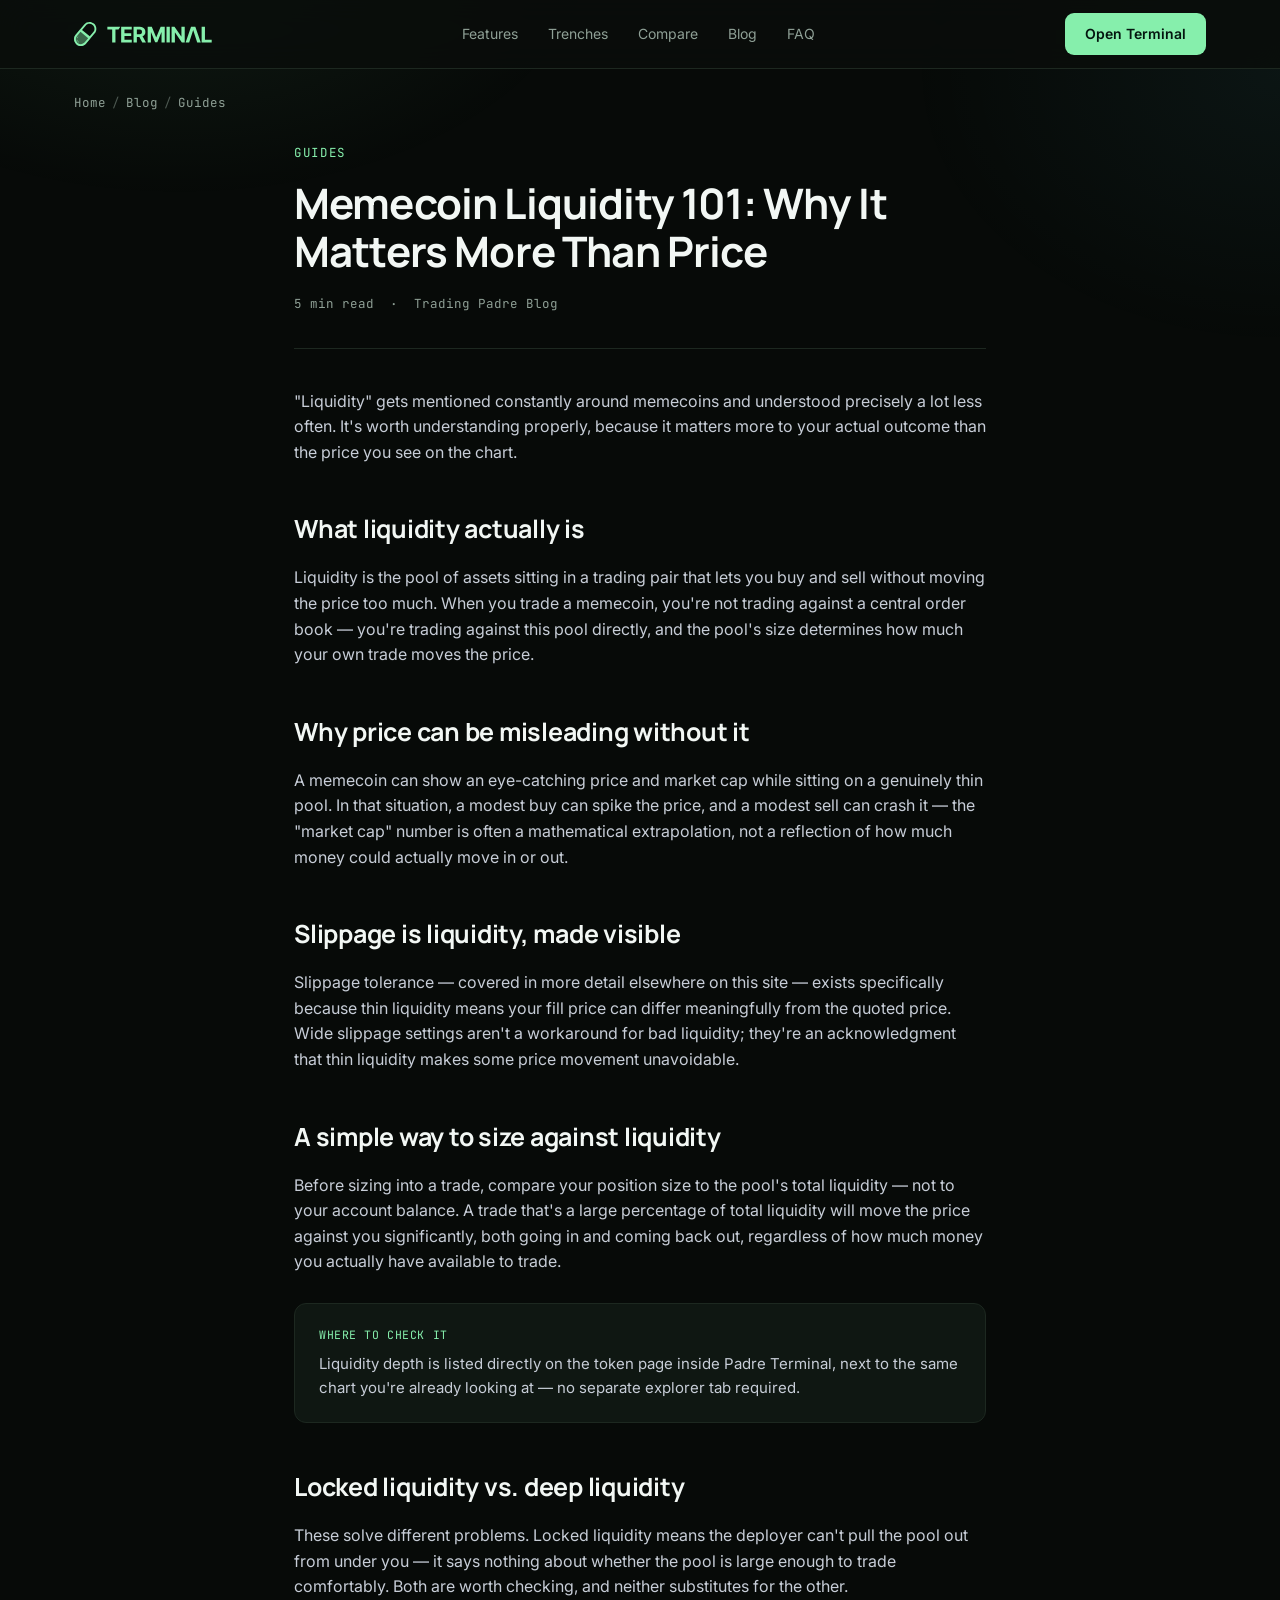
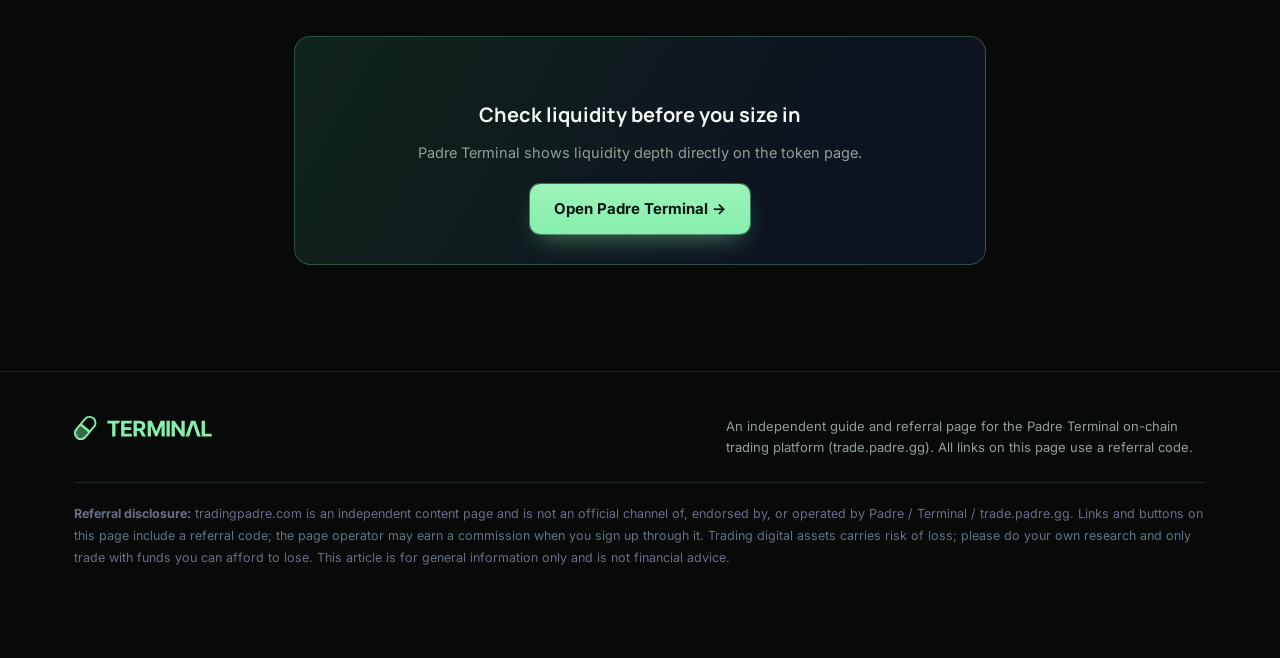
<file: blog/memecoin-liquidity-101.html>
<!DOCTYPE html>
<html lang="en">
<head>
<meta charset="UTF-8">
<meta name="viewport" content="width=device-width, initial-scale=1.0">
<title>Memecoin Liquidity 101: Why It Matters More Than Price</title>
<meta name="description" content="What liquidity actually means for memecoin trading, why price and market cap can be misleading without it, and how to size trades against liquidity depth.">
<link rel="canonical" href="https://tradingpadre.com/blog/memecoin-liquidity-101.html">
<meta property="og:title" content="Memecoin Liquidity 101: Why It Matters More Than Price">
<meta property="og:description" content="What liquidity actually means for memecoin trading, why price and market cap can be misleading without it, and how to size trades against liquidity depth.">
<meta property="og:type" content="article">
<link rel="icon" href="/favicon.ico" sizes="any">
<link rel="icon" href="/favicon-48.png" sizes="48x48" type="image/png">
<link rel="icon" href="/favicon-96.png" type="image/png" sizes="96x96">
<link rel="icon" href="/icon-mark.svg" type="image/svg+xml">
<link rel="apple-touch-icon" href="/apple-touch-icon.png">
<link rel="manifest" href="/site.webmanifest">
<link rel="preconnect" href="https://fonts.googleapis.com">
<link rel="preconnect" href="https://fonts.gstatic.com" crossorigin>
<link href="https://fonts.googleapis.com/css2?family=Manrope:wght@500;600;700&family=Inter:wght@400;500;600;700&family=JetBrains+Mono:wght@400;500;600&display=swap" rel="stylesheet">
<link rel="stylesheet" href="/blog/styles.css">
<script type="application/ld+json">
{
  "@context": "https://schema.org",
  "@type": "Article",
  "headline": "Memecoin Liquidity 101: Why It Matters More Than Price",
  "description": "What liquidity actually means for memecoin trading, why price and market cap can be misleading without it, and how to size trades against liquidity depth.",
  "author": {"@type": "Organization", "name": "Trading Padre Blog"},
  "publisher": {"@type": "Organization", "name": "tradingpadre.com"},
  "mainEntityOfPage": "https://tradingpadre.com/blog/memecoin-liquidity-101.html"
}
</script>
</head>
<body>
<header>
  <div class="wrap">
    <nav>
      <a href="/" aria-label="Home" class="brand"><svg viewBox="0 0 460 80" fill="none" xmlns="http://www.w3.org/2000/svg">
          <g clip-path="url(#clipNavTPB)">
            <path d="M111.18 24.9642V15.8462H154.259L148.422 24.9642H138.201V68.1539H127.239V24.9642H111.18Z" fill="#86EFAC"/>
            <path d="M157.173 68.1539V15.8462H192.518V24.9642H168.264V37.4282H190.699V46.5463H168.264V59.0358H192.62V68.1539H157.173Z" fill="#86EFAC"/>
            <path d="M198.449 68.1539V15.8462H219.142C223.104 15.8462 226.485 16.5528 229.285 17.9661C232.103 19.3623 234.245 21.346 235.713 23.917C237.199 26.4711 237.942 29.4765 237.942 32.933C237.942 36.4065 237.191 39.3949 235.688 41.8978C234.186 44.3838 232.008 46.2909 229.157 47.619C226.322 48.9471 222.891 49.6112 218.861 49.6112H205.005V40.723H217.068C219.185 40.723 220.944 40.4335 222.344 39.8546C223.745 39.2756 224.786 38.4073 225.469 37.2494C226.169 36.0915 226.519 34.6528 226.519 32.933C226.519 31.1963 226.169 29.7319 225.469 28.54C224.786 27.3481 223.736 26.4456 222.319 25.8326C220.919 25.2026 219.151 24.8877 217.017 24.8877H209.538V68.1539H198.449ZM226.775 44.3498L239.811 68.1539H227.57L214.814 44.3498H226.775Z" fill="#86EFAC"/>
            <path d="M245.639 15.8462H259.316L273.762 50.9904H274.375L288.821 15.8462H302.498V68.1539H291.741V34.1079H291.305L277.731 67.8985H270.406L256.832 33.9802H256.397V68.1539H245.639V15.8462Z" fill="#86EFAC"/>
            <path d="M319.416 15.8462V68.1539H308.327V15.8462H319.416Z" fill="#86EFAC"/>
            <path d="M369.117 15.8462V68.1539H359.538L336.718 35.2317H336.334V68.1539H325.245V15.8462H334.977L357.618 48.7428H358.079V15.8462H369.117Z" fill="#86EFAC"/>
            <path d="M383.916 68.1539H372.032L390.14 15.8462H404.431L422.513 68.1539H410.629L397.489 27.7993H397.08L383.916 68.1539Z" fill="#86EFAC"/>
            <path d="M425.427 68.1539V15.8462H436.517V59.0358H459.005V68.1539H425.427Z" fill="#86EFAC"/>
            <path d="M19.7001 25.2716L54.8013 54.725L40.4621 71.8139C32.3288 81.5068 17.8777 82.7711 8.18477 74.6377C-1.50821 66.5044 -2.77252 52.0533 5.36086 42.3604L19.7001 25.2716Z" fill="#86EFAC" fill-opacity="0.4"/>
            <path d="M12.4455 49.9567C10.1821 53.4357 7.52669 61.7278 15.0121 67.0642" stroke="#86EFAC" stroke-width="1.8" stroke-linecap="round" stroke-dasharray="3.62 7.23 12.06 7.23"/>
            <path d="M66.3158 5.36013C76.0084 13.4933 77.273 27.9446 69.1404 37.6376L40.462 71.8151L40.0761 72.2641C31.8782 81.546 17.7253 82.6454 8.18383 74.6391L7.73629 74.2532C-1.54562 66.0552 -2.64564 51.9031 5.36064 42.3617L34.0391 8.18404C42.1725 -1.50815 56.623 -2.77263 66.3158 5.36013ZM21.6579 32.5119L10.0743 46.3169C4.12538 53.4064 5.0497 63.9764 12.139 69.9255C19.2287 75.8744 29.7994 74.9496 35.7483 67.8599L47.3319 54.0551L21.6579 32.5119ZM62.3606 10.0738C55.2711 4.12539 44.7016 5.05031 38.7527 12.1392L26.8169 26.3637L52.491 47.9068L64.4268 33.6823C70.3751 26.5927 69.4499 16.0226 62.3606 10.0738Z" fill="#86EFAC"/>
          </g>
          <defs><clipPath id="clipNavTPB"><rect width="460" height="80" fill="white"/></clipPath></defs>
        </svg></a>
      <div class="nav-links nav-mobile-hide">
        <a href="/#features">Features</a>
        <a href="/#trenches">Trenches</a>
        <a href="/#compare">Compare</a>
        <a href="/blog/">Blog</a>
        <a href="/#faq">FAQ</a>
      </div>
      <div class="nav-right">
        <a class="nav-cta" href="/go/" target="_blank" rel="noopener sponsored">Open Terminal</a>
        <button class="hamburger" id="menuBtn" aria-label="Open menu" aria-expanded="false">
          <svg viewBox="0 0 24 24" fill="none" stroke="currentColor" stroke-width="2" stroke-linecap="round"><path d="M4 7h16M4 12h16M4 17h16"/></svg>
        </button>
      </div>
    </nav>
    <div class="mobile-panel" id="mobilePanel">
      <a href="/">Home</a>
      <a href="/#features">Features</a>
      <a href="/#trenches">Trenches</a>
      <a href="/#compare">Compare</a>
      <a href="/blog/">Blog</a>
      <a href="/#faq">FAQ</a>
    </div>
  </div>
</header><main><div class="wrap"><div class="crumb"><a href="/">Home</a><span>/</span><a href="/blog/">Blog</a><span>/</span>Guides</div></div><div class="article-wrap"><div class="article-head">
      <div class="article-cat">GUIDES</div>
      <h1>Memecoin Liquidity 101: Why It Matters More Than Price</h1>
      <div class="article-meta"><span>5 min read</span><span>·</span><span>Trading Padre Blog</span></div>
    </div><div class="prose">
<p>"Liquidity" gets mentioned constantly around memecoins and understood precisely a lot less often. It's worth understanding properly, because it matters more to your actual outcome than the price you see on the chart.</p>

<h2>What liquidity actually is</h2>
<p>Liquidity is the pool of assets sitting in a trading pair that lets you buy and sell without moving the price too much. When you trade a memecoin, you're not trading against a central order book — you're trading against this pool directly, and the pool's size determines how much your own trade moves the price.</p>

<h2>Why price can be misleading without it</h2>
<p>A memecoin can show an eye-catching price and market cap while sitting on a genuinely thin pool. In that situation, a modest buy can spike the price, and a modest sell can crash it — the "market cap" number is often a mathematical extrapolation, not a reflection of how much money could actually move in or out.</p>

<h2>Slippage is liquidity, made visible</h2>
<p>Slippage tolerance — covered in more detail elsewhere on this site — exists specifically because thin liquidity means your fill price can differ meaningfully from the quoted price. Wide slippage settings aren't a workaround for bad liquidity; they're an acknowledgment that thin liquidity makes some price movement unavoidable.</p>

<h2>A simple way to size against liquidity</h2>
<p>Before sizing into a trade, compare your position size to the pool's total liquidity — not to your account balance. A trade that's a large percentage of total liquidity will move the price against you significantly, both going in and coming back out, regardless of how much money you actually have available to trade.</p>

<div class="callout">
  <div class="lbl">WHERE TO CHECK IT</div>
  <p>Liquidity depth is listed directly on the token page inside Padre Terminal, next to the same chart you're already looking at — no separate explorer tab required.</p>
</div>

<h2>Locked liquidity vs. deep liquidity</h2>
<p>These solve different problems. Locked liquidity means the deployer can't pull the pool out from under you — it says nothing about whether the pool is large enough to trade comfortably. Both are worth checking, and neither substitutes for the other.</p>

<div class="inline-cta">
  <h3>Check liquidity before you size in</h3>
  <p>Padre Terminal shows liquidity depth directly on the token page.</p>
  <a class="btn-primary" href="/go/" target="_blank" rel="noopener sponsored">Open Padre Terminal →</a>
</div>
</div></div></main><footer>
  <div class="wrap">
    <div class="foot-grid">
      <span class="brand" style="display:inline-block;"><svg viewBox="0 0 460 80" fill="none" xmlns="http://www.w3.org/2000/svg">
          <g clip-path="url(#clipFootTPB)">
            <path d="M111.18 24.9642V15.8462H154.259L148.422 24.9642H138.201V68.1539H127.239V24.9642H111.18Z" fill="#86EFAC"/>
            <path d="M157.173 68.1539V15.8462H192.518V24.9642H168.264V37.4282H190.699V46.5463H168.264V59.0358H192.62V68.1539H157.173Z" fill="#86EFAC"/>
            <path d="M198.449 68.1539V15.8462H219.142C223.104 15.8462 226.485 16.5528 229.285 17.9661C232.103 19.3623 234.245 21.346 235.713 23.917C237.199 26.4711 237.942 29.4765 237.942 32.933C237.942 36.4065 237.191 39.3949 235.688 41.8978C234.186 44.3838 232.008 46.2909 229.157 47.619C226.322 48.9471 222.891 49.6112 218.861 49.6112H205.005V40.723H217.068C219.185 40.723 220.944 40.4335 222.344 39.8546C223.745 39.2756 224.786 38.4073 225.469 37.2494C226.169 36.0915 226.519 34.6528 226.519 32.933C226.519 31.1963 226.169 29.7319 225.469 28.54C224.786 27.3481 223.736 26.4456 222.319 25.8326C220.919 25.2026 219.151 24.8877 217.017 24.8877H209.538V68.1539H198.449ZM226.775 44.3498L239.811 68.1539H227.57L214.814 44.3498H226.775Z" fill="#86EFAC"/>
            <path d="M245.639 15.8462H259.316L273.762 50.9904H274.375L288.821 15.8462H302.498V68.1539H291.741V34.1079H291.305L277.731 67.8985H270.406L256.832 33.9802H256.397V68.1539H245.639V15.8462Z" fill="#86EFAC"/>
            <path d="M319.416 15.8462V68.1539H308.327V15.8462H319.416Z" fill="#86EFAC"/>
            <path d="M369.117 15.8462V68.1539H359.538L336.718 35.2317H336.334V68.1539H325.245V15.8462H334.977L357.618 48.7428H358.079V15.8462H369.117Z" fill="#86EFAC"/>
            <path d="M383.916 68.1539H372.032L390.14 15.8462H404.431L422.513 68.1539H410.629L397.489 27.7993H397.08L383.916 68.1539Z" fill="#86EFAC"/>
            <path d="M425.427 68.1539V15.8462H436.517V59.0358H459.005V68.1539H425.427Z" fill="#86EFAC"/>
            <path d="M19.7001 25.2716L54.8013 54.725L40.4621 71.8139C32.3288 81.5068 17.8777 82.7711 8.18477 74.6377C-1.50821 66.5044 -2.77252 52.0533 5.36086 42.3604L19.7001 25.2716Z" fill="#86EFAC" fill-opacity="0.4"/>
            <path d="M12.4455 49.9567C10.1821 53.4357 7.52669 61.7278 15.0121 67.0642" stroke="#86EFAC" stroke-width="1.8" stroke-linecap="round" stroke-dasharray="3.62 7.23 12.06 7.23"/>
            <path d="M66.3158 5.36013C76.0084 13.4933 77.273 27.9446 69.1404 37.6376L40.462 71.8151L40.0761 72.2641C31.8782 81.546 17.7253 82.6454 8.18383 74.6391L7.73629 74.2532C-1.54562 66.0552 -2.64564 51.9031 5.36064 42.3617L34.0391 8.18404C42.1725 -1.50815 56.623 -2.77263 66.3158 5.36013ZM21.6579 32.5119L10.0743 46.3169C4.12538 53.4064 5.0497 63.9764 12.139 69.9255C19.2287 75.8744 29.7994 74.9496 35.7483 67.8599L47.3319 54.0551L21.6579 32.5119ZM62.3606 10.0738C55.2711 4.12539 44.7016 5.05031 38.7527 12.1392L26.8169 26.3637L52.491 47.9068L64.4268 33.6823C70.3751 26.5927 69.4499 16.0226 62.3606 10.0738Z" fill="#86EFAC"/>
          </g>
          <defs><clipPath id="clipFootTPB"><rect width="460" height="80" fill="white"/></clipPath></defs>
        </svg></span>
      <div style="max-width:480px;">An independent guide and referral page for the Padre Terminal on-chain trading platform (trade.padre.gg). All links on this page use a referral code.</div>
    </div>
    <div class="disclaimer">
      <strong>Referral disclosure:</strong> tradingpadre.com is an independent content page and is not an official channel of, endorsed by, or operated by Padre / Terminal / trade.padre.gg. Links and buttons on this page include a referral code; the page operator may earn a commission when you sign up through it. Trading digital assets carries risk of loss; please do your own research and only trade with funds you can afford to lose. This article is for general information only and is not financial advice.
    </div>
  </div>
</footer>
</body>
</html>
</file>
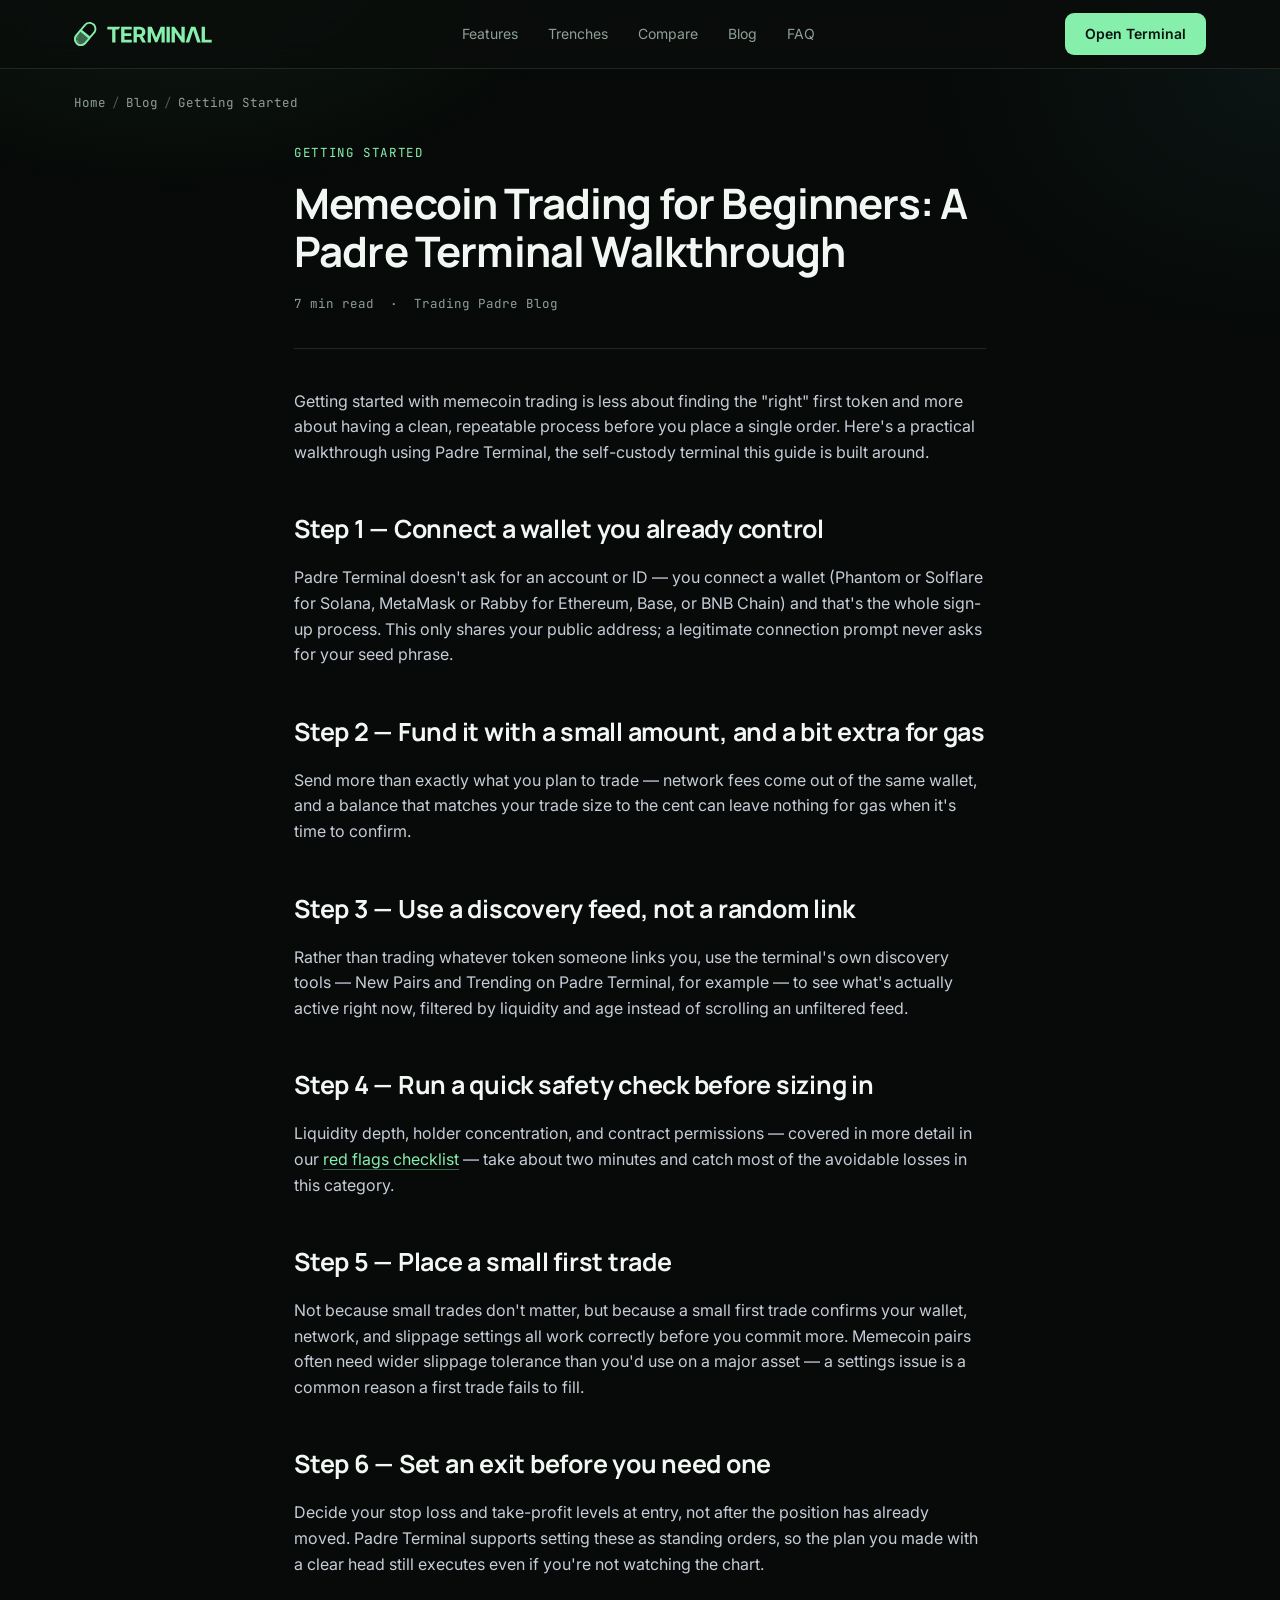
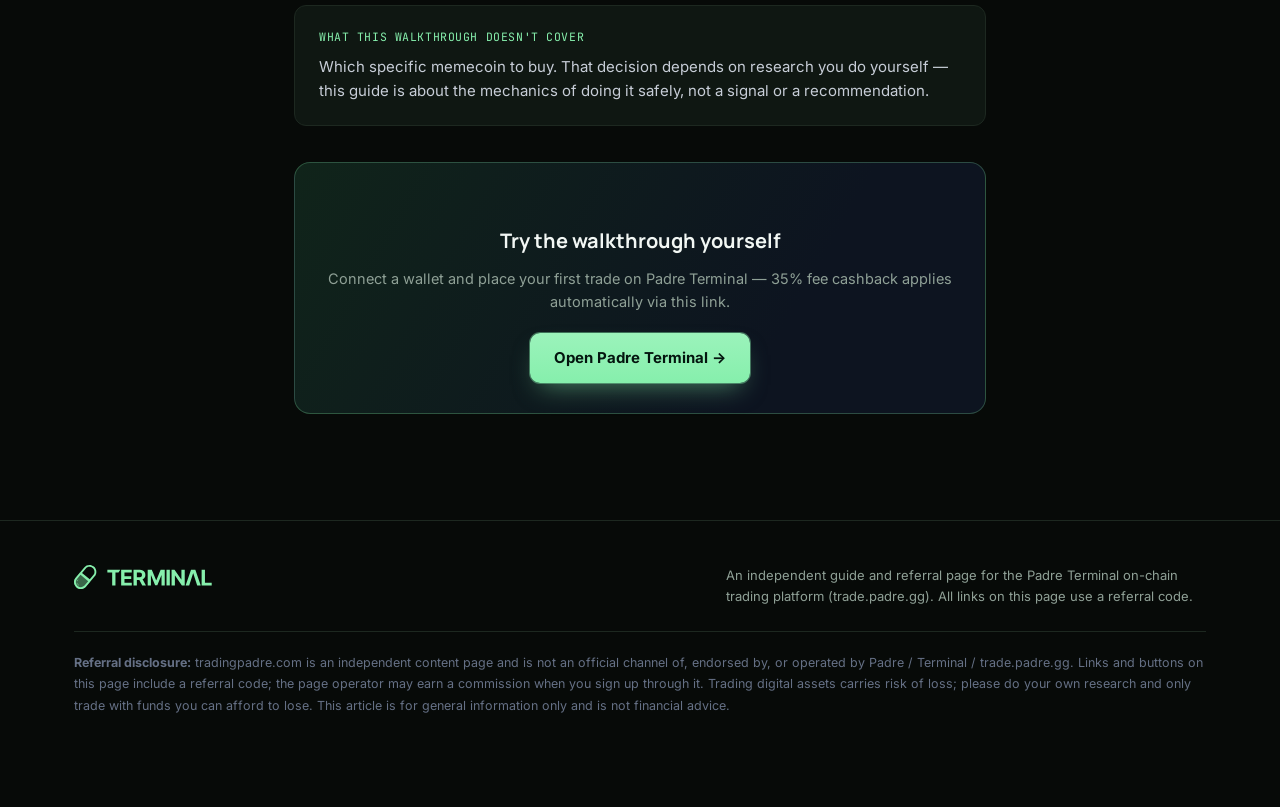
<file: blog/memecoin-trading-for-beginners-padre-terminal.html>
<!DOCTYPE html>
<html lang="en">
<head>
<meta charset="UTF-8">
<meta name="viewport" content="width=device-width, initial-scale=1.0">
<title>Memecoin Trading for Beginners: A Padre Terminal Walkthrough</title>
<meta name="description" content="A step-by-step walkthrough for trading memecoins on Padre Terminal — wallet setup, discovery tools, safety checks, and setting exits before you need them.">
<link rel="canonical" href="https://tradingpadre.com/blog/memecoin-trading-for-beginners-padre-terminal.html">
<meta property="og:title" content="Memecoin Trading for Beginners: A Padre Terminal Walkthrough">
<meta property="og:description" content="A step-by-step walkthrough for trading memecoins on Padre Terminal — wallet setup, discovery tools, safety checks, and setting exits before you need them.">
<meta property="og:type" content="article">
<link rel="icon" href="/favicon.ico" sizes="any">
<link rel="icon" href="/favicon-48.png" sizes="48x48" type="image/png">
<link rel="icon" href="/favicon-96.png" type="image/png" sizes="96x96">
<link rel="icon" href="/icon-mark.svg" type="image/svg+xml">
<link rel="apple-touch-icon" href="/apple-touch-icon.png">
<link rel="manifest" href="/site.webmanifest">
<link rel="preconnect" href="https://fonts.googleapis.com">
<link rel="preconnect" href="https://fonts.gstatic.com" crossorigin>
<link href="https://fonts.googleapis.com/css2?family=Manrope:wght@500;600;700&family=Inter:wght@400;500;600;700&family=JetBrains+Mono:wght@400;500;600&display=swap" rel="stylesheet">
<link rel="stylesheet" href="/blog/styles.css">
<script type="application/ld+json">
{
  "@context": "https://schema.org",
  "@type": "Article",
  "headline": "Memecoin Trading for Beginners: A Padre Terminal Walkthrough",
  "description": "A step-by-step walkthrough for trading memecoins on Padre Terminal — wallet setup, discovery tools, safety checks, and setting exits before you need them.",
  "author": {"@type": "Organization", "name": "Trading Padre Blog"},
  "publisher": {"@type": "Organization", "name": "tradingpadre.com"},
  "mainEntityOfPage": "https://tradingpadre.com/blog/memecoin-trading-for-beginners-padre-terminal.html"
}
</script>
</head>
<body>
<header>
  <div class="wrap">
    <nav>
      <a href="/" aria-label="Home" class="brand"><svg viewBox="0 0 460 80" fill="none" xmlns="http://www.w3.org/2000/svg">
          <g clip-path="url(#clipNavTPB)">
            <path d="M111.18 24.9642V15.8462H154.259L148.422 24.9642H138.201V68.1539H127.239V24.9642H111.18Z" fill="#86EFAC"/>
            <path d="M157.173 68.1539V15.8462H192.518V24.9642H168.264V37.4282H190.699V46.5463H168.264V59.0358H192.62V68.1539H157.173Z" fill="#86EFAC"/>
            <path d="M198.449 68.1539V15.8462H219.142C223.104 15.8462 226.485 16.5528 229.285 17.9661C232.103 19.3623 234.245 21.346 235.713 23.917C237.199 26.4711 237.942 29.4765 237.942 32.933C237.942 36.4065 237.191 39.3949 235.688 41.8978C234.186 44.3838 232.008 46.2909 229.157 47.619C226.322 48.9471 222.891 49.6112 218.861 49.6112H205.005V40.723H217.068C219.185 40.723 220.944 40.4335 222.344 39.8546C223.745 39.2756 224.786 38.4073 225.469 37.2494C226.169 36.0915 226.519 34.6528 226.519 32.933C226.519 31.1963 226.169 29.7319 225.469 28.54C224.786 27.3481 223.736 26.4456 222.319 25.8326C220.919 25.2026 219.151 24.8877 217.017 24.8877H209.538V68.1539H198.449ZM226.775 44.3498L239.811 68.1539H227.57L214.814 44.3498H226.775Z" fill="#86EFAC"/>
            <path d="M245.639 15.8462H259.316L273.762 50.9904H274.375L288.821 15.8462H302.498V68.1539H291.741V34.1079H291.305L277.731 67.8985H270.406L256.832 33.9802H256.397V68.1539H245.639V15.8462Z" fill="#86EFAC"/>
            <path d="M319.416 15.8462V68.1539H308.327V15.8462H319.416Z" fill="#86EFAC"/>
            <path d="M369.117 15.8462V68.1539H359.538L336.718 35.2317H336.334V68.1539H325.245V15.8462H334.977L357.618 48.7428H358.079V15.8462H369.117Z" fill="#86EFAC"/>
            <path d="M383.916 68.1539H372.032L390.14 15.8462H404.431L422.513 68.1539H410.629L397.489 27.7993H397.08L383.916 68.1539Z" fill="#86EFAC"/>
            <path d="M425.427 68.1539V15.8462H436.517V59.0358H459.005V68.1539H425.427Z" fill="#86EFAC"/>
            <path d="M19.7001 25.2716L54.8013 54.725L40.4621 71.8139C32.3288 81.5068 17.8777 82.7711 8.18477 74.6377C-1.50821 66.5044 -2.77252 52.0533 5.36086 42.3604L19.7001 25.2716Z" fill="#86EFAC" fill-opacity="0.4"/>
            <path d="M12.4455 49.9567C10.1821 53.4357 7.52669 61.7278 15.0121 67.0642" stroke="#86EFAC" stroke-width="1.8" stroke-linecap="round" stroke-dasharray="3.62 7.23 12.06 7.23"/>
            <path d="M66.3158 5.36013C76.0084 13.4933 77.273 27.9446 69.1404 37.6376L40.462 71.8151L40.0761 72.2641C31.8782 81.546 17.7253 82.6454 8.18383 74.6391L7.73629 74.2532C-1.54562 66.0552 -2.64564 51.9031 5.36064 42.3617L34.0391 8.18404C42.1725 -1.50815 56.623 -2.77263 66.3158 5.36013ZM21.6579 32.5119L10.0743 46.3169C4.12538 53.4064 5.0497 63.9764 12.139 69.9255C19.2287 75.8744 29.7994 74.9496 35.7483 67.8599L47.3319 54.0551L21.6579 32.5119ZM62.3606 10.0738C55.2711 4.12539 44.7016 5.05031 38.7527 12.1392L26.8169 26.3637L52.491 47.9068L64.4268 33.6823C70.3751 26.5927 69.4499 16.0226 62.3606 10.0738Z" fill="#86EFAC"/>
          </g>
          <defs><clipPath id="clipNavTPB"><rect width="460" height="80" fill="white"/></clipPath></defs>
        </svg></a>
      <div class="nav-links nav-mobile-hide">
        <a href="/#features">Features</a>
        <a href="/#trenches">Trenches</a>
        <a href="/#compare">Compare</a>
        <a href="/blog/">Blog</a>
        <a href="/#faq">FAQ</a>
      </div>
      <div class="nav-right">
        <a class="nav-cta" href="/go/" target="_blank" rel="noopener sponsored">Open Terminal</a>
        <button class="hamburger" id="menuBtn" aria-label="Open menu" aria-expanded="false">
          <svg viewBox="0 0 24 24" fill="none" stroke="currentColor" stroke-width="2" stroke-linecap="round"><path d="M4 7h16M4 12h16M4 17h16"/></svg>
        </button>
      </div>
    </nav>
    <div class="mobile-panel" id="mobilePanel">
      <a href="/">Home</a>
      <a href="/#features">Features</a>
      <a href="/#trenches">Trenches</a>
      <a href="/#compare">Compare</a>
      <a href="/blog/">Blog</a>
      <a href="/#faq">FAQ</a>
    </div>
  </div>
</header><main><div class="wrap"><div class="crumb"><a href="/">Home</a><span>/</span><a href="/blog/">Blog</a><span>/</span>Getting Started</div></div><div class="article-wrap"><div class="article-head">
      <div class="article-cat">GETTING STARTED</div>
      <h1>Memecoin Trading for Beginners: A Padre Terminal Walkthrough</h1>
      <div class="article-meta"><span>7 min read</span><span>·</span><span>Trading Padre Blog</span></div>
    </div><div class="prose">
<p>Getting started with memecoin trading is less about finding the "right" first token and more about having a clean, repeatable process before you place a single order. Here's a practical walkthrough using Padre Terminal, the self-custody terminal this guide is built around.</p>

<h2>Step 1 — Connect a wallet you already control</h2>
<p>Padre Terminal doesn't ask for an account or ID — you connect a wallet (Phantom or Solflare for Solana, MetaMask or Rabby for Ethereum, Base, or BNB Chain) and that's the whole sign-up process. This only shares your public address; a legitimate connection prompt never asks for your seed phrase.</p>

<h2>Step 2 — Fund it with a small amount, and a bit extra for gas</h2>
<p>Send more than exactly what you plan to trade — network fees come out of the same wallet, and a balance that matches your trade size to the cent can leave nothing for gas when it's time to confirm.</p>

<h2>Step 3 — Use a discovery feed, not a random link</h2>
<p>Rather than trading whatever token someone links you, use the terminal's own discovery tools — New Pairs and Trending on Padre Terminal, for example — to see what's actually active right now, filtered by liquidity and age instead of scrolling an unfiltered feed.</p>

<h2>Step 4 — Run a quick safety check before sizing in</h2>
<p>Liquidity depth, holder concentration, and contract permissions — covered in more detail in our <a class="inline-link" href="/blog/spotting-memecoin-red-flags.html">red flags checklist</a> — take about two minutes and catch most of the avoidable losses in this category.</p>

<h2>Step 5 — Place a small first trade</h2>
<p>Not because small trades don't matter, but because a small first trade confirms your wallet, network, and slippage settings all work correctly before you commit more. Memecoin pairs often need wider slippage tolerance than you'd use on a major asset — a settings issue is a common reason a first trade fails to fill.</p>

<h2>Step 6 — Set an exit before you need one</h2>
<p>Decide your stop loss and take-profit levels at entry, not after the position has already moved. Padre Terminal supports setting these as standing orders, so the plan you made with a clear head still executes even if you're not watching the chart.</p>

<div class="callout">
  <div class="lbl">WHAT THIS WALKTHROUGH DOESN'T COVER</div>
  <p>Which specific memecoin to buy. That decision depends on research you do yourself — this guide is about the mechanics of doing it safely, not a signal or a recommendation.</p>
</div>

<div class="inline-cta">
  <h3>Try the walkthrough yourself</h3>
  <p>Connect a wallet and place your first trade on Padre Terminal — 35% fee cashback applies automatically via this link.</p>
  <a class="btn-primary" href="/go/" target="_blank" rel="noopener sponsored">Open Padre Terminal →</a>
</div>
</div></div></main><footer>
  <div class="wrap">
    <div class="foot-grid">
      <span class="brand" style="display:inline-block;"><svg viewBox="0 0 460 80" fill="none" xmlns="http://www.w3.org/2000/svg">
          <g clip-path="url(#clipFootTPB)">
            <path d="M111.18 24.9642V15.8462H154.259L148.422 24.9642H138.201V68.1539H127.239V24.9642H111.18Z" fill="#86EFAC"/>
            <path d="M157.173 68.1539V15.8462H192.518V24.9642H168.264V37.4282H190.699V46.5463H168.264V59.0358H192.62V68.1539H157.173Z" fill="#86EFAC"/>
            <path d="M198.449 68.1539V15.8462H219.142C223.104 15.8462 226.485 16.5528 229.285 17.9661C232.103 19.3623 234.245 21.346 235.713 23.917C237.199 26.4711 237.942 29.4765 237.942 32.933C237.942 36.4065 237.191 39.3949 235.688 41.8978C234.186 44.3838 232.008 46.2909 229.157 47.619C226.322 48.9471 222.891 49.6112 218.861 49.6112H205.005V40.723H217.068C219.185 40.723 220.944 40.4335 222.344 39.8546C223.745 39.2756 224.786 38.4073 225.469 37.2494C226.169 36.0915 226.519 34.6528 226.519 32.933C226.519 31.1963 226.169 29.7319 225.469 28.54C224.786 27.3481 223.736 26.4456 222.319 25.8326C220.919 25.2026 219.151 24.8877 217.017 24.8877H209.538V68.1539H198.449ZM226.775 44.3498L239.811 68.1539H227.57L214.814 44.3498H226.775Z" fill="#86EFAC"/>
            <path d="M245.639 15.8462H259.316L273.762 50.9904H274.375L288.821 15.8462H302.498V68.1539H291.741V34.1079H291.305L277.731 67.8985H270.406L256.832 33.9802H256.397V68.1539H245.639V15.8462Z" fill="#86EFAC"/>
            <path d="M319.416 15.8462V68.1539H308.327V15.8462H319.416Z" fill="#86EFAC"/>
            <path d="M369.117 15.8462V68.1539H359.538L336.718 35.2317H336.334V68.1539H325.245V15.8462H334.977L357.618 48.7428H358.079V15.8462H369.117Z" fill="#86EFAC"/>
            <path d="M383.916 68.1539H372.032L390.14 15.8462H404.431L422.513 68.1539H410.629L397.489 27.7993H397.08L383.916 68.1539Z" fill="#86EFAC"/>
            <path d="M425.427 68.1539V15.8462H436.517V59.0358H459.005V68.1539H425.427Z" fill="#86EFAC"/>
            <path d="M19.7001 25.2716L54.8013 54.725L40.4621 71.8139C32.3288 81.5068 17.8777 82.7711 8.18477 74.6377C-1.50821 66.5044 -2.77252 52.0533 5.36086 42.3604L19.7001 25.2716Z" fill="#86EFAC" fill-opacity="0.4"/>
            <path d="M12.4455 49.9567C10.1821 53.4357 7.52669 61.7278 15.0121 67.0642" stroke="#86EFAC" stroke-width="1.8" stroke-linecap="round" stroke-dasharray="3.62 7.23 12.06 7.23"/>
            <path d="M66.3158 5.36013C76.0084 13.4933 77.273 27.9446 69.1404 37.6376L40.462 71.8151L40.0761 72.2641C31.8782 81.546 17.7253 82.6454 8.18383 74.6391L7.73629 74.2532C-1.54562 66.0552 -2.64564 51.9031 5.36064 42.3617L34.0391 8.18404C42.1725 -1.50815 56.623 -2.77263 66.3158 5.36013ZM21.6579 32.5119L10.0743 46.3169C4.12538 53.4064 5.0497 63.9764 12.139 69.9255C19.2287 75.8744 29.7994 74.9496 35.7483 67.8599L47.3319 54.0551L21.6579 32.5119ZM62.3606 10.0738C55.2711 4.12539 44.7016 5.05031 38.7527 12.1392L26.8169 26.3637L52.491 47.9068L64.4268 33.6823C70.3751 26.5927 69.4499 16.0226 62.3606 10.0738Z" fill="#86EFAC"/>
          </g>
          <defs><clipPath id="clipFootTPB"><rect width="460" height="80" fill="white"/></clipPath></defs>
        </svg></span>
      <div style="max-width:480px;">An independent guide and referral page for the Padre Terminal on-chain trading platform (trade.padre.gg). All links on this page use a referral code.</div>
    </div>
    <div class="disclaimer">
      <strong>Referral disclosure:</strong> tradingpadre.com is an independent content page and is not an official channel of, endorsed by, or operated by Padre / Terminal / trade.padre.gg. Links and buttons on this page include a referral code; the page operator may earn a commission when you sign up through it. Trading digital assets carries risk of loss; please do your own research and only trade with funds you can afford to lose. This article is for general information only and is not financial advice.
    </div>
  </div>
</footer>
</body>
</html>
</file>
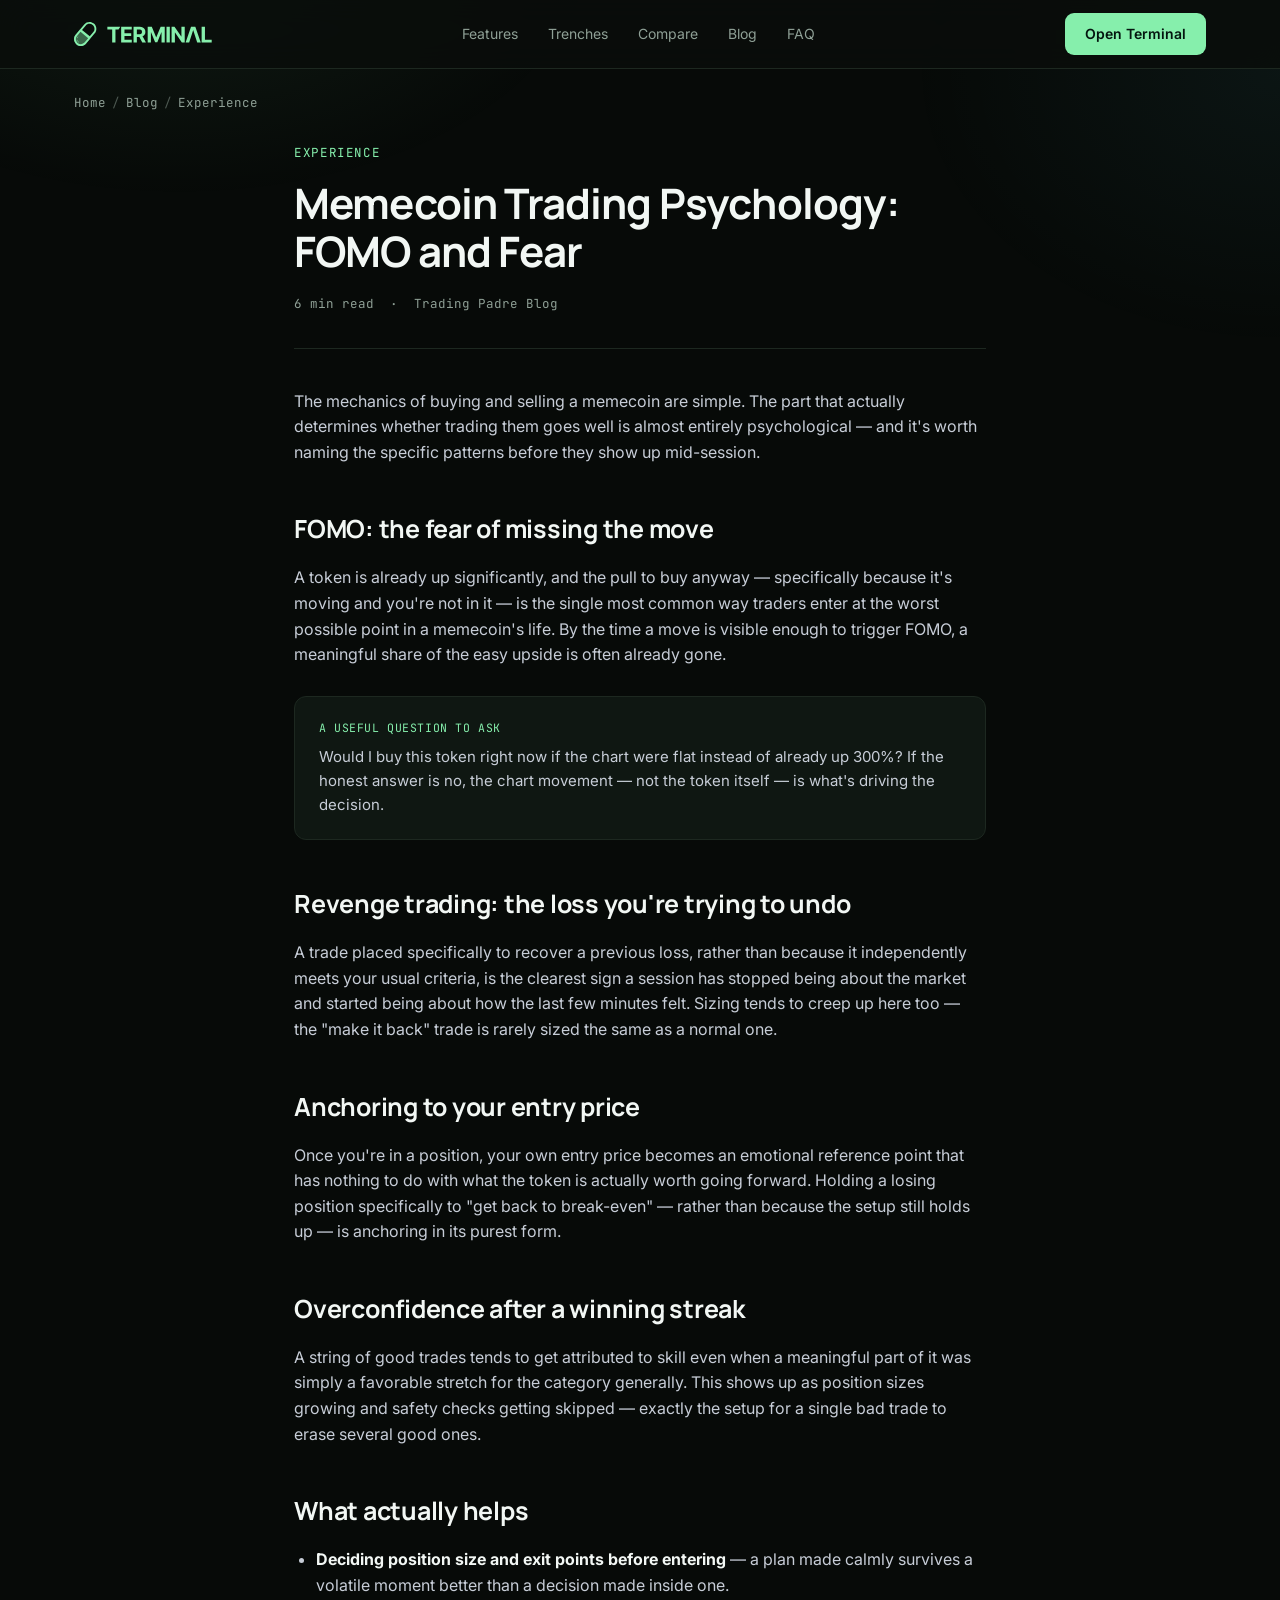
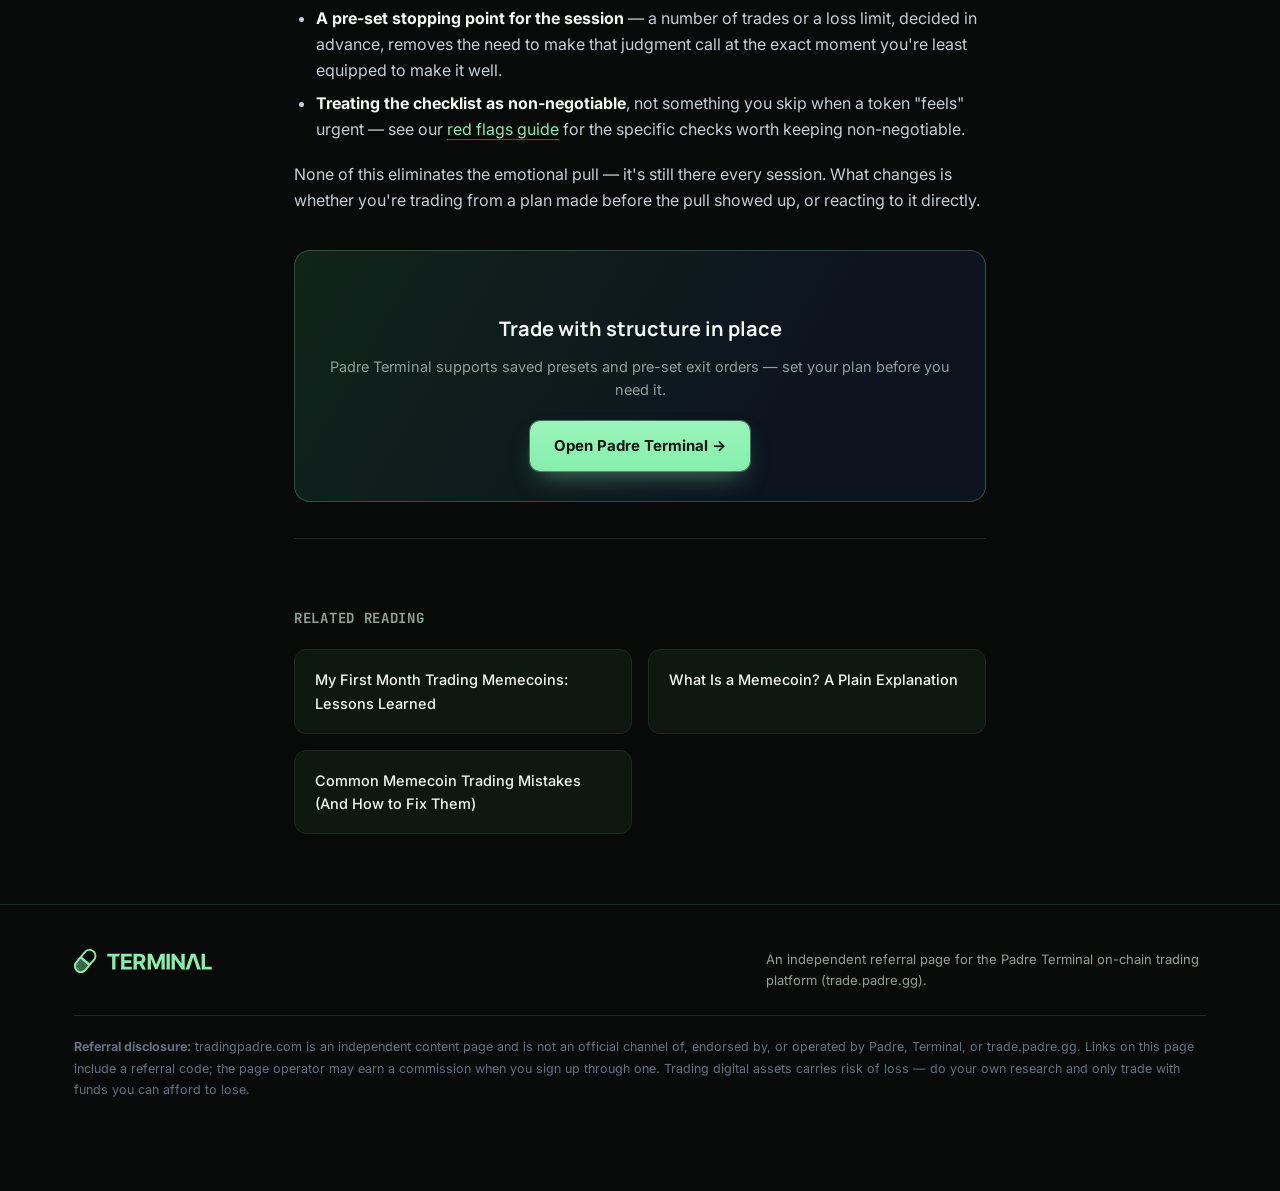
<file: blog/memecoin-trading-psychology-fomo-fear.html>
<!DOCTYPE html>
<html lang="en">
<head>
<meta charset="UTF-8">
<meta name="viewport" content="width=device-width, initial-scale=1.0">
<title>Memecoin Trading Psychology: Managing FOMO and Fear</title>
<meta name="description" content="The specific psychological patterns that derail memecoin trades — FOMO, revenge trading, anchoring, overconfidence — and what actually counters each one.">
<link rel="canonical" href="https://tradingpadre.com/blog/memecoin-trading-psychology-fomo-fear.html">
<meta property="og:title" content="Memecoin Trading Psychology: FOMO and Fear">
<meta property="og:description" content="The specific psychological patterns that derail memecoin trades — FOMO, revenge trading, anchoring, overconfidence — and what actually counters each one.">
<meta property="og:type" content="article">
<link rel="icon" href="/favicon.ico" sizes="any">
<link rel="icon" href="/favicon-48.png" sizes="48x48" type="image/png">
<link rel="icon" href="/favicon-96.png" type="image/png" sizes="96x96">
<link rel="icon" href="/icon-mark.svg" type="image/svg+xml">
<link rel="apple-touch-icon" href="/apple-touch-icon.png">
<link rel="manifest" href="/site.webmanifest">
<link rel="preconnect" href="https://fonts.googleapis.com">
<link rel="preconnect" href="https://fonts.gstatic.com" crossorigin>
<link href="https://fonts.googleapis.com/css2?family=Manrope:wght@500;600;700;800&family=Inter:wght@400;500;600;700&family=JetBrains+Mono:wght@400;500;600&display=swap" rel="stylesheet">
<link rel="stylesheet" href="/blog/styles.css">
<script type="application/ld+json">
{
  "@context": "https://schema.org",
  "@type": "Article",
  "headline": "Memecoin Trading Psychology: FOMO and Fear",
  "description": "The specific psychological patterns that derail memecoin trades — FOMO, revenge trading, anchoring, overconfidence — and what actually counters each one.",
  "author": {"@type": "Organization", "name": "Trading Padre Blog"},
  "publisher": {"@type": "Organization", "name": "tradingpadre.com"},
  "mainEntityOfPage": "https://tradingpadre.com/blog/memecoin-trading-psychology-fomo-fear.html"
}
</script>
</head>
<body>
<header>
  <div class="wrap">
    <nav>
      <a href="/" class="brand" aria-label="Home">
        <svg viewBox="0 0 460 80" fill="none" xmlns="http://www.w3.org/2000/svg">
          <g clip-path="url(#hlogo)">
            <path d="M111.18 24.9642V15.8462H154.259L148.422 24.9642H138.201V68.1539H127.239V24.9642H111.18Z" fill="#86EFAC"/>
            <path d="M157.173 68.1539V15.8462H192.518V24.9642H168.264V37.4282H190.699V46.5463H168.264V59.0358H192.62V68.1539H157.173Z" fill="#86EFAC"/>
            <path d="M198.449 68.1539V15.8462H219.142C223.104 15.8462 226.485 16.5528 229.285 17.9661C232.103 19.3623 234.245 21.346 235.713 23.917C237.199 26.4711 237.942 29.4765 237.942 32.933C237.942 36.4065 237.191 39.3949 235.688 41.8978C234.186 44.3838 232.008 46.2909 229.157 47.619C226.322 48.9471 222.891 49.6112 218.861 49.6112H205.005V40.723H217.068C219.185 40.723 220.944 40.4335 222.344 39.8546C223.745 39.2756 224.786 38.4073 225.469 37.2494C226.169 36.0915 226.519 34.6528 226.519 32.933C226.519 31.1963 226.169 29.7319 225.469 28.54C224.786 27.3481 223.736 26.4456 222.319 25.8326C220.919 25.2026 219.151 24.8877 217.017 24.8877H209.538V68.1539H198.449ZM226.775 44.3498L239.811 68.1539H227.57L214.814 44.3498H226.775Z" fill="#86EFAC"/>
            <path d="M245.639 15.8462H259.316L273.762 50.9904H274.375L288.821 15.8462H302.498V68.1539H291.741V34.1079H291.305L277.731 67.8985H270.406L256.832 33.9802H256.397V68.1539H245.639V15.8462Z" fill="#86EFAC"/>
            <path d="M319.416 15.8462V68.1539H308.327V15.8462H319.416Z" fill="#86EFAC"/>
            <path d="M369.117 15.8462V68.1539H359.538L336.718 35.2317H336.334V68.1539H325.245V15.8462H334.977L357.618 48.7428H358.079V15.8462H369.117Z" fill="#86EFAC"/>
            <path d="M383.916 68.1539H372.032L390.14 15.8462H404.431L422.513 68.1539H410.629L397.489 27.7993H397.08L383.916 68.1539Z" fill="#86EFAC"/>
            <path d="M425.427 68.1539V15.8462H436.517V59.0358H459.005V68.1539H425.427Z" fill="#86EFAC"/>
            <path d="M19.7001 25.2716L54.8013 54.725L40.4621 71.8139C32.3288 81.5068 17.8777 82.7711 8.18477 74.6377C-1.50821 66.5044 -2.77252 52.0533 5.36086 42.3604L19.7001 25.2716Z" fill="#86EFAC" fill-opacity="0.4"/>
            <path d="M12.4455 49.9567C10.1821 53.4357 7.52669 61.7278 15.0121 67.0642" stroke="#86EFAC" stroke-width="1.8" stroke-linecap="round" stroke-dasharray="3.62 7.23 12.06 7.23"/>
            <path d="M66.3158 5.36013C76.0084 13.4933 77.273 27.9446 69.1404 37.6376L40.462 71.8151L40.0761 72.2641C31.8782 81.546 17.7253 82.6454 8.18383 74.6391L7.73629 74.2532C-1.54562 66.0552 -2.64564 51.9031 5.36064 42.3617L34.0391 8.18404C42.1725 -1.50815 56.623 -2.77263 66.3158 5.36013ZM21.6579 32.5119L10.0743 46.3169C4.12538 53.4064 5.0497 63.9764 12.139 69.9255C19.2287 75.8744 29.7994 74.9496 35.7483 67.8599L47.3319 54.0551L21.6579 32.5119ZM62.3606 10.0738C55.2711 4.12539 44.7016 5.05031 38.7527 12.1392L26.8169 26.3637L52.491 47.9068L64.4268 33.6823C70.3751 26.5927 69.4499 16.0226 62.3606 10.0738Z" fill="#86EFAC"/>
          </g>
          <defs><clipPath id="hlogo"><rect width="460" height="80" fill="white"/></clipPath></defs>
        </svg>
      </a>
      <div class="nav-links nav-mobile-hide">
        <a href="/#features">Features</a>
        <a href="/#trenches">Trenches</a>
        <a href="/#compare">Compare</a>
        <a href="/blog/">Blog</a>
        <a href="/#faq">FAQ</a>
      </div>
      <div class="nav-right">
        <a class="nav-cta" href="/go/" target="_blank" rel="noopener sponsored">Open Terminal</a>
        <button class="hamburger" id="menuBtn" aria-label="Open menu" aria-expanded="false">
          <svg viewBox="0 0 24 24" fill="none" stroke="currentColor" stroke-width="2" stroke-linecap="round"><path d="M4 7h16M4 12h16M4 17h16"/></svg>
        </button>
      </div>
    </nav>
    <div class="mobile-panel" id="mobilePanel">
      <a href="/#features">Features</a>
      <a href="/#trenches">Trenches</a>
      <a href="/#compare">Compare</a>
      <a href="/blog/">Blog</a>
      <a href="/#faq">FAQ</a>
    </div>
  </div>
</header><main><div class="wrap"><div class="crumb"><a href="/">Home</a><span>/</span><a href="/blog/">Blog</a><span>/</span>Experience</div></div><div class="article-wrap"><div class="article-head">
      <div class="article-cat">EXPERIENCE</div>
      <h1>Memecoin Trading Psychology: FOMO and Fear</h1>
      <div class="article-meta"><span>6 min read</span><span>·</span><span>Trading Padre Blog</span></div>
    </div><div class="prose">
<p>The mechanics of buying and selling a memecoin are simple. The part that actually determines whether trading them goes well is almost entirely psychological — and it's worth naming the specific patterns before they show up mid-session.</p>

<h2>FOMO: the fear of missing the move</h2>
<p>A token is already up significantly, and the pull to buy anyway — specifically because it's moving and you're not in it — is the single most common way traders enter at the worst possible point in a memecoin's life. By the time a move is visible enough to trigger FOMO, a meaningful share of the easy upside is often already gone.</p>
<div class="callout">
  <div class="lbl">A USEFUL QUESTION TO ASK</div>
  <p>Would I buy this token right now if the chart were flat instead of already up 300%? If the honest answer is no, the chart movement — not the token itself — is what's driving the decision.</p>
</div>

<h2>Revenge trading: the loss you're trying to undo</h2>
<p>A trade placed specifically to recover a previous loss, rather than because it independently meets your usual criteria, is the clearest sign a session has stopped being about the market and started being about how the last few minutes felt. Sizing tends to creep up here too — the "make it back" trade is rarely sized the same as a normal one.</p>

<h2>Anchoring to your entry price</h2>
<p>Once you're in a position, your own entry price becomes an emotional reference point that has nothing to do with what the token is actually worth going forward. Holding a losing position specifically to "get back to break-even" — rather than because the setup still holds up — is anchoring in its purest form.</p>

<h2>Overconfidence after a winning streak</h2>
<p>A string of good trades tends to get attributed to skill even when a meaningful part of it was simply a favorable stretch for the category generally. This shows up as position sizes growing and safety checks getting skipped — exactly the setup for a single bad trade to erase several good ones.</p>

<h2>What actually helps</h2>
<ul>
  <li><strong>Deciding position size and exit points before entering</strong> — a plan made calmly survives a volatile moment better than a decision made inside one.</li>
  <li><strong>A pre-set stopping point for the session</strong> — a number of trades or a loss limit, decided in advance, removes the need to make that judgment call at the exact moment you're least equipped to make it well.</li>
  <li><strong>Treating the checklist as non-negotiable</strong>, not something you skip when a token "feels" urgent — see our <a class="inline-link" href="/blog/spotting-memecoin-red-flags.html">red flags guide</a> for the specific checks worth keeping non-negotiable.</li>
</ul>

<p>None of this eliminates the emotional pull — it's still there every session. What changes is whether you're trading from a plan made before the pull showed up, or reacting to it directly.</p>

<div class="inline-cta">
  <h3>Trade with structure in place</h3>
  <p>Padre Terminal supports saved presets and pre-set exit orders — set your plan before you need it.</p>
  <a class="btn-primary" href="/go/" target="_blank" rel="noopener sponsored">Open Padre Terminal →</a>
</div>
<div class="related"><h3>RELATED READING</h3><div class="related-grid"><a href="/blog/first-month-trading-memecoins-lessons.html">My First Month Trading Memecoins: Lessons Learned</a><a href="/blog/what-is-a-memecoin.html">What Is a Memecoin? A Plain Explanation</a><a href="/blog/common-memecoin-trading-mistakes.html">Common Memecoin Trading Mistakes (And How to Fix Them)</a></div></div></div></div></main><footer>
  <div class="wrap">
    <div class="foot-grid">
      <span class="brand" style="display:inline-block;"><svg viewBox="0 0 460 80" fill="none" xmlns="http://www.w3.org/2000/svg">
        <g clip-path="url(#flogo)">
          <path d="M111.18 24.9642V15.8462H154.259L148.422 24.9642H138.201V68.1539H127.239V24.9642H111.18Z" fill="#86EFAC"/>
          <path d="M157.173 68.1539V15.8462H192.518V24.9642H168.264V37.4282H190.699V46.5463H168.264V59.0358H192.62V68.1539H157.173Z" fill="#86EFAC"/>
          <path d="M198.449 68.1539V15.8462H219.142C223.104 15.8462 226.485 16.5528 229.285 17.9661C232.103 19.3623 234.245 21.346 235.713 23.917C237.199 26.4711 237.942 29.4765 237.942 32.933C237.942 36.4065 237.191 39.3949 235.688 41.8978C234.186 44.3838 232.008 46.2909 229.157 47.619C226.322 48.9471 222.891 49.6112 218.861 49.6112H205.005V40.723H217.068C219.185 40.723 220.944 40.4335 222.344 39.8546C223.745 39.2756 224.786 38.4073 225.469 37.2494C226.169 36.0915 226.519 34.6528 226.519 32.933C226.519 31.1963 226.169 29.7319 225.469 28.54C224.786 27.3481 223.736 26.4456 222.319 25.8326C220.919 25.2026 219.151 24.8877 217.017 24.8877H209.538V68.1539H198.449ZM226.775 44.3498L239.811 68.1539H227.57L214.814 44.3498H226.775Z" fill="#86EFAC"/>
          <path d="M245.639 15.8462H259.316L273.762 50.9904H274.375L288.821 15.8462H302.498V68.1539H291.741V34.1079H291.305L277.731 67.8985H270.406L256.832 33.9802H256.397V68.1539H245.639V15.8462Z" fill="#86EFAC"/>
          <path d="M319.416 15.8462V68.1539H308.327V15.8462H319.416Z" fill="#86EFAC"/>
          <path d="M369.117 15.8462V68.1539H359.538L336.718 35.2317H336.334V68.1539H325.245V15.8462H334.977L357.618 48.7428H358.079V15.8462H369.117Z" fill="#86EFAC"/>
          <path d="M383.916 68.1539H372.032L390.14 15.8462H404.431L422.513 68.1539H410.629L397.489 27.7993H397.08L383.916 68.1539Z" fill="#86EFAC"/>
          <path d="M425.427 68.1539V15.8462H436.517V59.0358H459.005V68.1539H425.427Z" fill="#86EFAC"/>
          <path d="M19.7001 25.2716L54.8013 54.725L40.4621 71.8139C32.3288 81.5068 17.8777 82.7711 8.18477 74.6377C-1.50821 66.5044 -2.77252 52.0533 5.36086 42.3604L19.7001 25.2716Z" fill="#86EFAC" fill-opacity="0.4"/>
          <path d="M12.4455 49.9567C10.1821 53.4357 7.52669 61.7278 15.0121 67.0642" stroke="#86EFAC" stroke-width="1.8" stroke-linecap="round" stroke-dasharray="3.62 7.23 12.06 7.23"/>
          <path d="M66.3158 5.36013C76.0084 13.4933 77.273 27.9446 69.1404 37.6376L40.462 71.8151L40.0761 72.2641C31.8782 81.546 17.7253 82.6454 8.18383 74.6391L7.73629 74.2532C-1.54562 66.0552 -2.64564 51.9031 5.36064 42.3617L34.0391 8.18404C42.1725 -1.50815 56.623 -2.77263 66.3158 5.36013ZM21.6579 32.5119L10.0743 46.3169C4.12538 53.4064 5.0497 63.9764 12.139 69.9255C19.2287 75.8744 29.7994 74.9496 35.7483 67.8599L47.3319 54.0551L21.6579 32.5119ZM62.3606 10.0738C55.2711 4.12539 44.7016 5.05031 38.7527 12.1392L26.8169 26.3637L52.491 47.9068L64.4268 33.6823C70.3751 26.5927 69.4499 16.0226 62.3606 10.0738Z" fill="#86EFAC"/>
        </g>
        <defs><clipPath id="flogo"><rect width="460" height="80" fill="white"/></clipPath></defs>
      </svg></span>
      <div style="max-width:440px; font-size:13px; color:var(--muted);">An independent referral page for the Padre Terminal on-chain trading platform (trade.padre.gg).</div>
    </div>
    <div class="disclaimer">
      <strong>Referral disclosure:</strong> tradingpadre.com is an independent content page and is not an official channel of, endorsed by, or operated by Padre, Terminal, or trade.padre.gg. Links on this page include a referral code; the page operator may earn a commission when you sign up through one. Trading digital assets carries risk of loss — do your own research and only trade with funds you can afford to lose.
    </div>
  </div>
</footer>

</body>
</html>
</file>
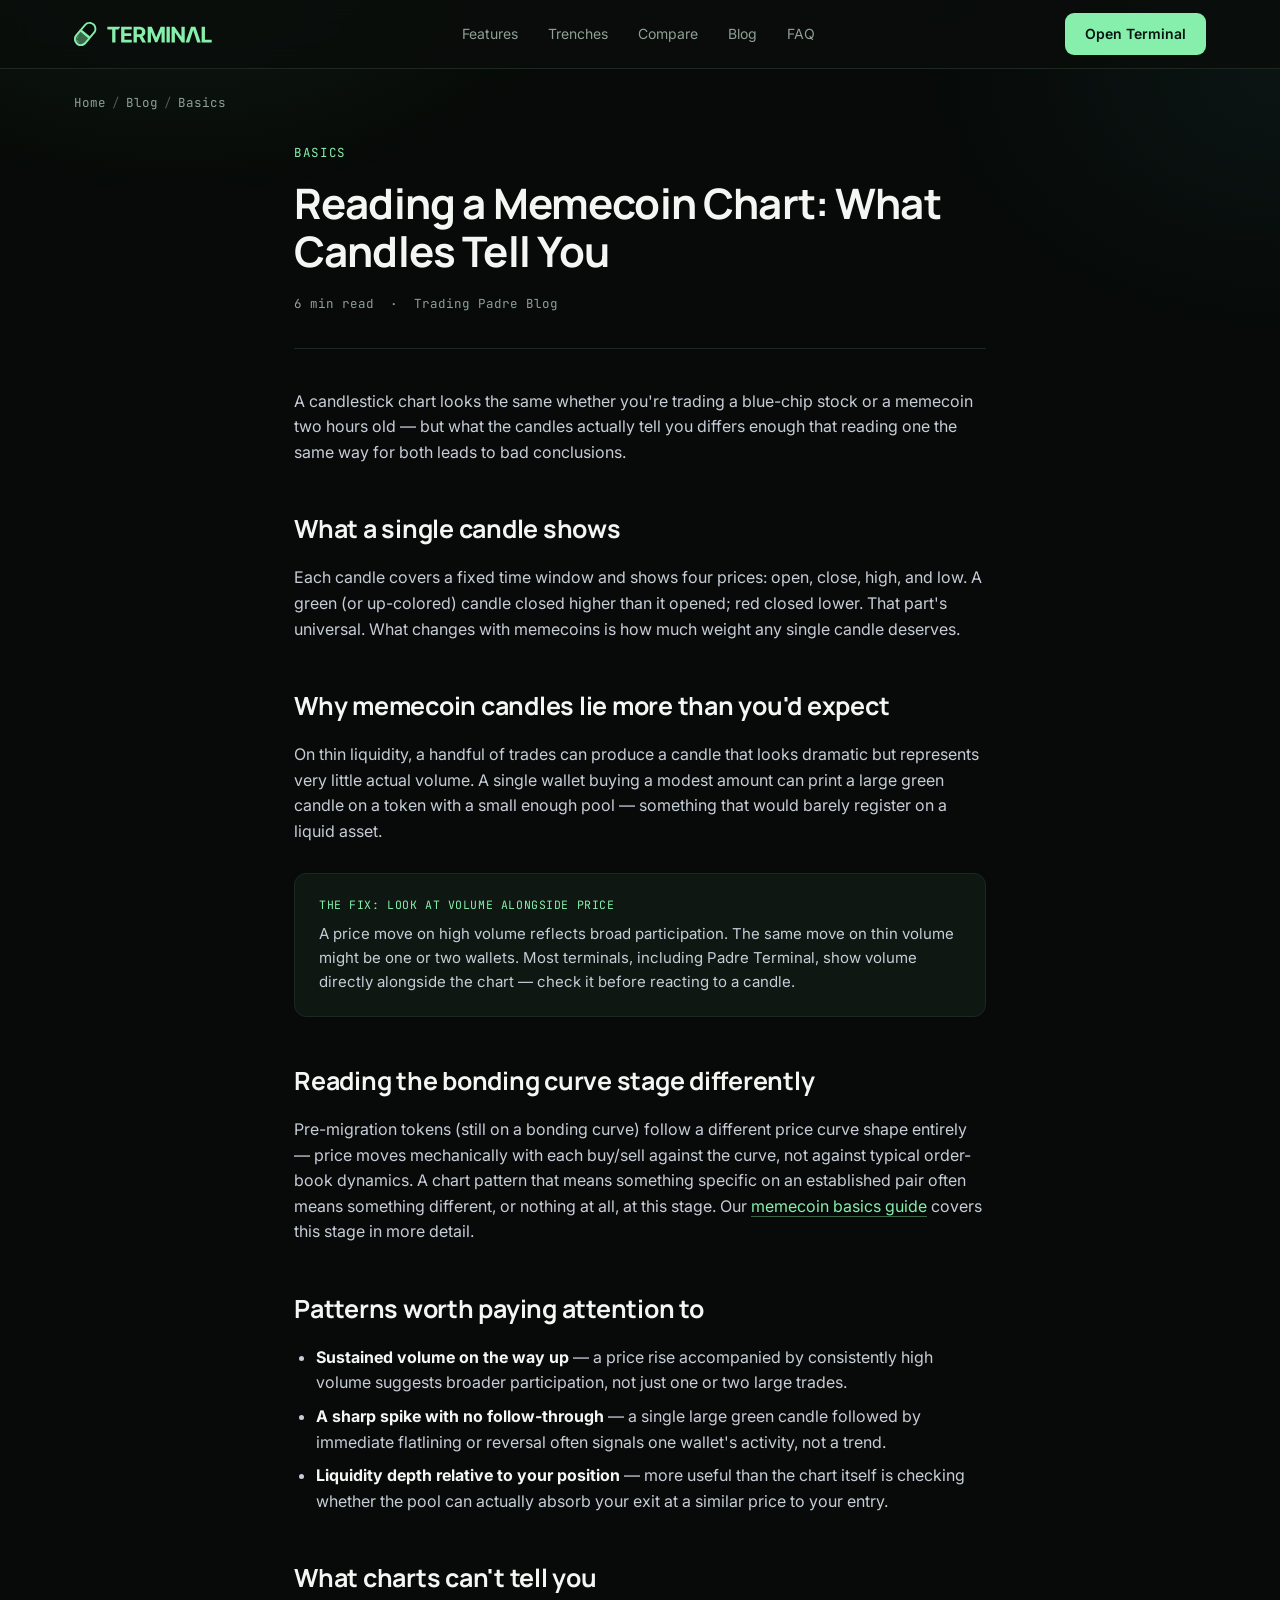
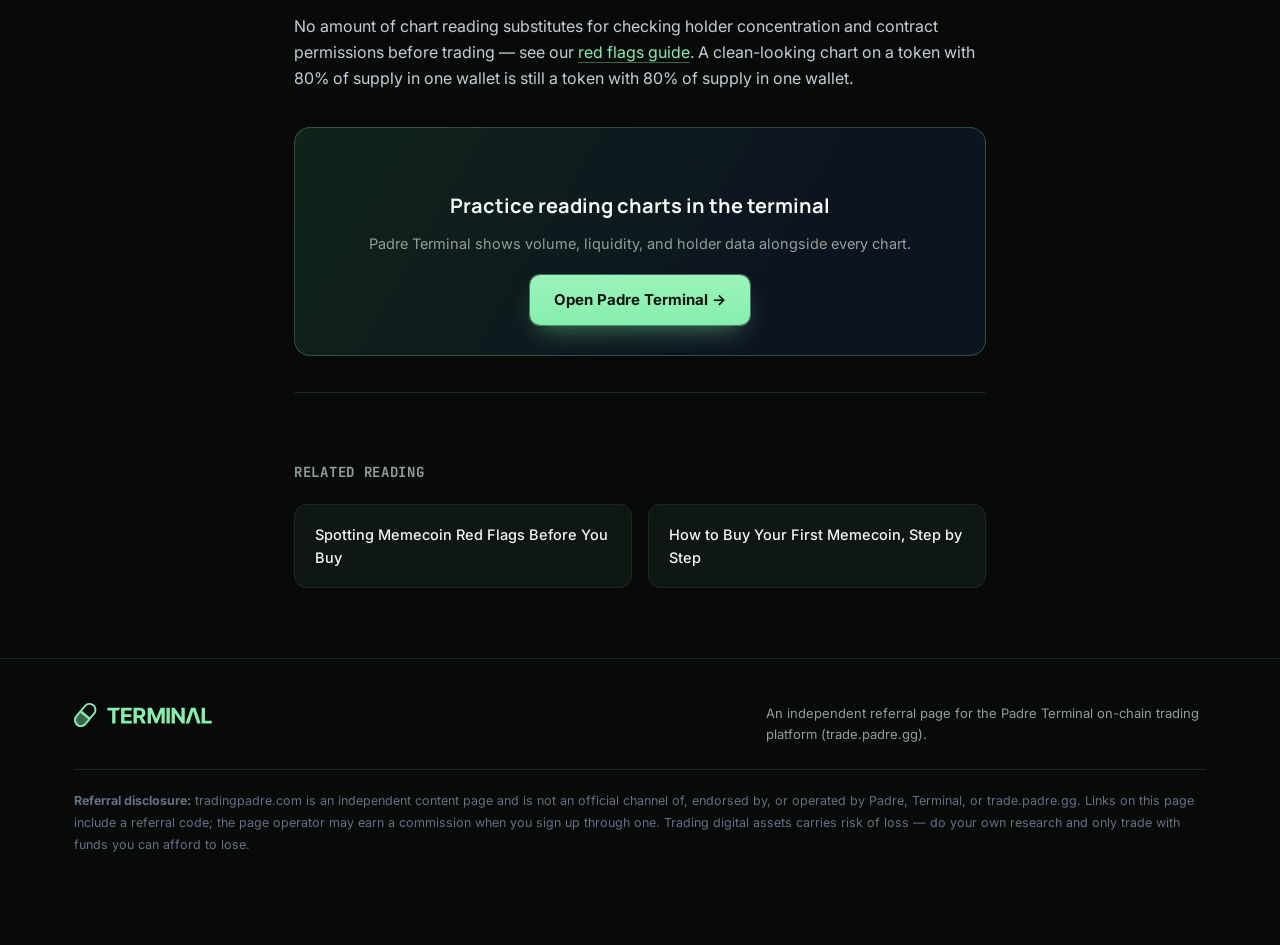
<file: blog/reading-a-memecoin-chart.html>
<!DOCTYPE html>
<html lang="en">
<head>
<meta charset="UTF-8">
<meta name="viewport" content="width=device-width, initial-scale=1.0">
<title>Reading a Memecoin Chart: What the Candles Actually Tell You</title>
<meta name="description" content="How to read memecoin price charts correctly — why thin-liquidity candles mislead, what volume tells you that price doesn't, and what charts can't show you at all.">
<link rel="canonical" href="https://tradingpadre.com/blog/reading-a-memecoin-chart.html">
<meta property="og:title" content="Reading a Memecoin Chart: What Candles Tell You">
<meta property="og:description" content="How to read memecoin price charts correctly — why thin-liquidity candles mislead, what volume tells you that price doesn't, and what charts can't show you at all.">
<meta property="og:type" content="article">
<link rel="icon" href="/favicon.ico" sizes="any">
<link rel="icon" href="/favicon-48.png" sizes="48x48" type="image/png">
<link rel="icon" href="/favicon-96.png" type="image/png" sizes="96x96">
<link rel="icon" href="/icon-mark.svg" type="image/svg+xml">
<link rel="apple-touch-icon" href="/apple-touch-icon.png">
<link rel="manifest" href="/site.webmanifest">
<link rel="preconnect" href="https://fonts.googleapis.com">
<link rel="preconnect" href="https://fonts.gstatic.com" crossorigin>
<link href="https://fonts.googleapis.com/css2?family=Manrope:wght@500;600;700;800&family=Inter:wght@400;500;600;700&family=JetBrains+Mono:wght@400;500;600&display=swap" rel="stylesheet">
<link rel="stylesheet" href="/blog/styles.css">
<script type="application/ld+json">
{
  "@context": "https://schema.org",
  "@type": "Article",
  "headline": "Reading a Memecoin Chart: What Candles Tell You",
  "description": "How to read memecoin price charts correctly — why thin-liquidity candles mislead, what volume tells you that price doesn't, and what charts can't show you at all.",
  "author": {"@type": "Organization", "name": "Trading Padre Blog"},
  "publisher": {"@type": "Organization", "name": "tradingpadre.com"},
  "mainEntityOfPage": "https://tradingpadre.com/blog/reading-a-memecoin-chart.html"
}
</script>
</head>
<body>
<header>
  <div class="wrap">
    <nav>
      <a href="/" class="brand" aria-label="Home">
        <svg viewBox="0 0 460 80" fill="none" xmlns="http://www.w3.org/2000/svg">
          <g clip-path="url(#hlogo)">
            <path d="M111.18 24.9642V15.8462H154.259L148.422 24.9642H138.201V68.1539H127.239V24.9642H111.18Z" fill="#86EFAC"/>
            <path d="M157.173 68.1539V15.8462H192.518V24.9642H168.264V37.4282H190.699V46.5463H168.264V59.0358H192.62V68.1539H157.173Z" fill="#86EFAC"/>
            <path d="M198.449 68.1539V15.8462H219.142C223.104 15.8462 226.485 16.5528 229.285 17.9661C232.103 19.3623 234.245 21.346 235.713 23.917C237.199 26.4711 237.942 29.4765 237.942 32.933C237.942 36.4065 237.191 39.3949 235.688 41.8978C234.186 44.3838 232.008 46.2909 229.157 47.619C226.322 48.9471 222.891 49.6112 218.861 49.6112H205.005V40.723H217.068C219.185 40.723 220.944 40.4335 222.344 39.8546C223.745 39.2756 224.786 38.4073 225.469 37.2494C226.169 36.0915 226.519 34.6528 226.519 32.933C226.519 31.1963 226.169 29.7319 225.469 28.54C224.786 27.3481 223.736 26.4456 222.319 25.8326C220.919 25.2026 219.151 24.8877 217.017 24.8877H209.538V68.1539H198.449ZM226.775 44.3498L239.811 68.1539H227.57L214.814 44.3498H226.775Z" fill="#86EFAC"/>
            <path d="M245.639 15.8462H259.316L273.762 50.9904H274.375L288.821 15.8462H302.498V68.1539H291.741V34.1079H291.305L277.731 67.8985H270.406L256.832 33.9802H256.397V68.1539H245.639V15.8462Z" fill="#86EFAC"/>
            <path d="M319.416 15.8462V68.1539H308.327V15.8462H319.416Z" fill="#86EFAC"/>
            <path d="M369.117 15.8462V68.1539H359.538L336.718 35.2317H336.334V68.1539H325.245V15.8462H334.977L357.618 48.7428H358.079V15.8462H369.117Z" fill="#86EFAC"/>
            <path d="M383.916 68.1539H372.032L390.14 15.8462H404.431L422.513 68.1539H410.629L397.489 27.7993H397.08L383.916 68.1539Z" fill="#86EFAC"/>
            <path d="M425.427 68.1539V15.8462H436.517V59.0358H459.005V68.1539H425.427Z" fill="#86EFAC"/>
            <path d="M19.7001 25.2716L54.8013 54.725L40.4621 71.8139C32.3288 81.5068 17.8777 82.7711 8.18477 74.6377C-1.50821 66.5044 -2.77252 52.0533 5.36086 42.3604L19.7001 25.2716Z" fill="#86EFAC" fill-opacity="0.4"/>
            <path d="M12.4455 49.9567C10.1821 53.4357 7.52669 61.7278 15.0121 67.0642" stroke="#86EFAC" stroke-width="1.8" stroke-linecap="round" stroke-dasharray="3.62 7.23 12.06 7.23"/>
            <path d="M66.3158 5.36013C76.0084 13.4933 77.273 27.9446 69.1404 37.6376L40.462 71.8151L40.0761 72.2641C31.8782 81.546 17.7253 82.6454 8.18383 74.6391L7.73629 74.2532C-1.54562 66.0552 -2.64564 51.9031 5.36064 42.3617L34.0391 8.18404C42.1725 -1.50815 56.623 -2.77263 66.3158 5.36013ZM21.6579 32.5119L10.0743 46.3169C4.12538 53.4064 5.0497 63.9764 12.139 69.9255C19.2287 75.8744 29.7994 74.9496 35.7483 67.8599L47.3319 54.0551L21.6579 32.5119ZM62.3606 10.0738C55.2711 4.12539 44.7016 5.05031 38.7527 12.1392L26.8169 26.3637L52.491 47.9068L64.4268 33.6823C70.3751 26.5927 69.4499 16.0226 62.3606 10.0738Z" fill="#86EFAC"/>
          </g>
          <defs><clipPath id="hlogo"><rect width="460" height="80" fill="white"/></clipPath></defs>
        </svg>
      </a>
      <div class="nav-links nav-mobile-hide">
        <a href="/#features">Features</a>
        <a href="/#trenches">Trenches</a>
        <a href="/#compare">Compare</a>
        <a href="/blog/">Blog</a>
        <a href="/#faq">FAQ</a>
      </div>
      <div class="nav-right">
        <a class="nav-cta" href="/go/" target="_blank" rel="noopener sponsored">Open Terminal</a>
        <button class="hamburger" id="menuBtn" aria-label="Open menu" aria-expanded="false">
          <svg viewBox="0 0 24 24" fill="none" stroke="currentColor" stroke-width="2" stroke-linecap="round"><path d="M4 7h16M4 12h16M4 17h16"/></svg>
        </button>
      </div>
    </nav>
    <div class="mobile-panel" id="mobilePanel">
      <a href="/#features">Features</a>
      <a href="/#trenches">Trenches</a>
      <a href="/#compare">Compare</a>
      <a href="/blog/">Blog</a>
      <a href="/#faq">FAQ</a>
    </div>
  </div>
</header><main><div class="wrap"><div class="crumb"><a href="/">Home</a><span>/</span><a href="/blog/">Blog</a><span>/</span>Basics</div></div><div class="article-wrap"><div class="article-head">
      <div class="article-cat">BASICS</div>
      <h1>Reading a Memecoin Chart: What Candles Tell You</h1>
      <div class="article-meta"><span>6 min read</span><span>·</span><span>Trading Padre Blog</span></div>
    </div><div class="prose">
<p>A candlestick chart looks the same whether you're trading a blue-chip stock or a memecoin two hours old — but what the candles actually tell you differs enough that reading one the same way for both leads to bad conclusions.</p>

<h2>What a single candle shows</h2>
<p>Each candle covers a fixed time window and shows four prices: open, close, high, and low. A green (or up-colored) candle closed higher than it opened; red closed lower. That part's universal. What changes with memecoins is how much weight any single candle deserves.</p>

<h2>Why memecoin candles lie more than you'd expect</h2>
<p>On thin liquidity, a handful of trades can produce a candle that looks dramatic but represents very little actual volume. A single wallet buying a modest amount can print a large green candle on a token with a small enough pool — something that would barely register on a liquid asset.</p>
<div class="callout">
  <div class="lbl">THE FIX: LOOK AT VOLUME ALONGSIDE PRICE</div>
  <p>A price move on high volume reflects broad participation. The same move on thin volume might be one or two wallets. Most terminals, including Padre Terminal, show volume directly alongside the chart — check it before reacting to a candle.</p>
</div>

<h2>Reading the bonding curve stage differently</h2>
<p>Pre-migration tokens (still on a bonding curve) follow a different price curve shape entirely — price moves mechanically with each buy/sell against the curve, not against typical order-book dynamics. A chart pattern that means something specific on an established pair often means something different, or nothing at all, at this stage. Our <a class="inline-link" href="/blog/what-is-a-memecoin.html">memecoin basics guide</a> covers this stage in more detail.</p>

<h2>Patterns worth paying attention to</h2>
<ul>
  <li><strong>Sustained volume on the way up</strong> — a price rise accompanied by consistently high volume suggests broader participation, not just one or two large trades.</li>
  <li><strong>A sharp spike with no follow-through</strong> — a single large green candle followed by immediate flatlining or reversal often signals one wallet's activity, not a trend.</li>
  <li><strong>Liquidity depth relative to your position</strong> — more useful than the chart itself is checking whether the pool can actually absorb your exit at a similar price to your entry.</li>
</ul>

<h2>What charts can't tell you</h2>
<p>No amount of chart reading substitutes for checking holder concentration and contract permissions before trading — see our <a class="inline-link" href="/blog/spotting-memecoin-red-flags.html">red flags guide</a>. A clean-looking chart on a token with 80% of supply in one wallet is still a token with 80% of supply in one wallet.</p>

<div class="inline-cta">
  <h3>Practice reading charts in the terminal</h3>
  <p>Padre Terminal shows volume, liquidity, and holder data alongside every chart.</p>
  <a class="btn-primary" href="/go/" target="_blank" rel="noopener sponsored">Open Padre Terminal →</a>
</div>
<div class="related"><h3>RELATED READING</h3><div class="related-grid"><a href="/blog/spotting-memecoin-red-flags.html">Spotting Memecoin Red Flags Before You Buy</a><a href="/blog/how-to-buy-your-first-memecoin.html">How to Buy Your First Memecoin, Step by Step</a></div></div></div></div></main><footer>
  <div class="wrap">
    <div class="foot-grid">
      <span class="brand" style="display:inline-block;"><svg viewBox="0 0 460 80" fill="none" xmlns="http://www.w3.org/2000/svg">
        <g clip-path="url(#flogo)">
          <path d="M111.18 24.9642V15.8462H154.259L148.422 24.9642H138.201V68.1539H127.239V24.9642H111.18Z" fill="#86EFAC"/>
          <path d="M157.173 68.1539V15.8462H192.518V24.9642H168.264V37.4282H190.699V46.5463H168.264V59.0358H192.62V68.1539H157.173Z" fill="#86EFAC"/>
          <path d="M198.449 68.1539V15.8462H219.142C223.104 15.8462 226.485 16.5528 229.285 17.9661C232.103 19.3623 234.245 21.346 235.713 23.917C237.199 26.4711 237.942 29.4765 237.942 32.933C237.942 36.4065 237.191 39.3949 235.688 41.8978C234.186 44.3838 232.008 46.2909 229.157 47.619C226.322 48.9471 222.891 49.6112 218.861 49.6112H205.005V40.723H217.068C219.185 40.723 220.944 40.4335 222.344 39.8546C223.745 39.2756 224.786 38.4073 225.469 37.2494C226.169 36.0915 226.519 34.6528 226.519 32.933C226.519 31.1963 226.169 29.7319 225.469 28.54C224.786 27.3481 223.736 26.4456 222.319 25.8326C220.919 25.2026 219.151 24.8877 217.017 24.8877H209.538V68.1539H198.449ZM226.775 44.3498L239.811 68.1539H227.57L214.814 44.3498H226.775Z" fill="#86EFAC"/>
          <path d="M245.639 15.8462H259.316L273.762 50.9904H274.375L288.821 15.8462H302.498V68.1539H291.741V34.1079H291.305L277.731 67.8985H270.406L256.832 33.9802H256.397V68.1539H245.639V15.8462Z" fill="#86EFAC"/>
          <path d="M319.416 15.8462V68.1539H308.327V15.8462H319.416Z" fill="#86EFAC"/>
          <path d="M369.117 15.8462V68.1539H359.538L336.718 35.2317H336.334V68.1539H325.245V15.8462H334.977L357.618 48.7428H358.079V15.8462H369.117Z" fill="#86EFAC"/>
          <path d="M383.916 68.1539H372.032L390.14 15.8462H404.431L422.513 68.1539H410.629L397.489 27.7993H397.08L383.916 68.1539Z" fill="#86EFAC"/>
          <path d="M425.427 68.1539V15.8462H436.517V59.0358H459.005V68.1539H425.427Z" fill="#86EFAC"/>
          <path d="M19.7001 25.2716L54.8013 54.725L40.4621 71.8139C32.3288 81.5068 17.8777 82.7711 8.18477 74.6377C-1.50821 66.5044 -2.77252 52.0533 5.36086 42.3604L19.7001 25.2716Z" fill="#86EFAC" fill-opacity="0.4"/>
          <path d="M12.4455 49.9567C10.1821 53.4357 7.52669 61.7278 15.0121 67.0642" stroke="#86EFAC" stroke-width="1.8" stroke-linecap="round" stroke-dasharray="3.62 7.23 12.06 7.23"/>
          <path d="M66.3158 5.36013C76.0084 13.4933 77.273 27.9446 69.1404 37.6376L40.462 71.8151L40.0761 72.2641C31.8782 81.546 17.7253 82.6454 8.18383 74.6391L7.73629 74.2532C-1.54562 66.0552 -2.64564 51.9031 5.36064 42.3617L34.0391 8.18404C42.1725 -1.50815 56.623 -2.77263 66.3158 5.36013ZM21.6579 32.5119L10.0743 46.3169C4.12538 53.4064 5.0497 63.9764 12.139 69.9255C19.2287 75.8744 29.7994 74.9496 35.7483 67.8599L47.3319 54.0551L21.6579 32.5119ZM62.3606 10.0738C55.2711 4.12539 44.7016 5.05031 38.7527 12.1392L26.8169 26.3637L52.491 47.9068L64.4268 33.6823C70.3751 26.5927 69.4499 16.0226 62.3606 10.0738Z" fill="#86EFAC"/>
        </g>
        <defs><clipPath id="flogo"><rect width="460" height="80" fill="white"/></clipPath></defs>
      </svg></span>
      <div style="max-width:440px; font-size:13px; color:var(--muted);">An independent referral page for the Padre Terminal on-chain trading platform (trade.padre.gg).</div>
    </div>
    <div class="disclaimer">
      <strong>Referral disclosure:</strong> tradingpadre.com is an independent content page and is not an official channel of, endorsed by, or operated by Padre, Terminal, or trade.padre.gg. Links on this page include a referral code; the page operator may earn a commission when you sign up through one. Trading digital assets carries risk of loss — do your own research and only trade with funds you can afford to lose.
    </div>
  </div>
</footer>

</body>
</html>
</file>
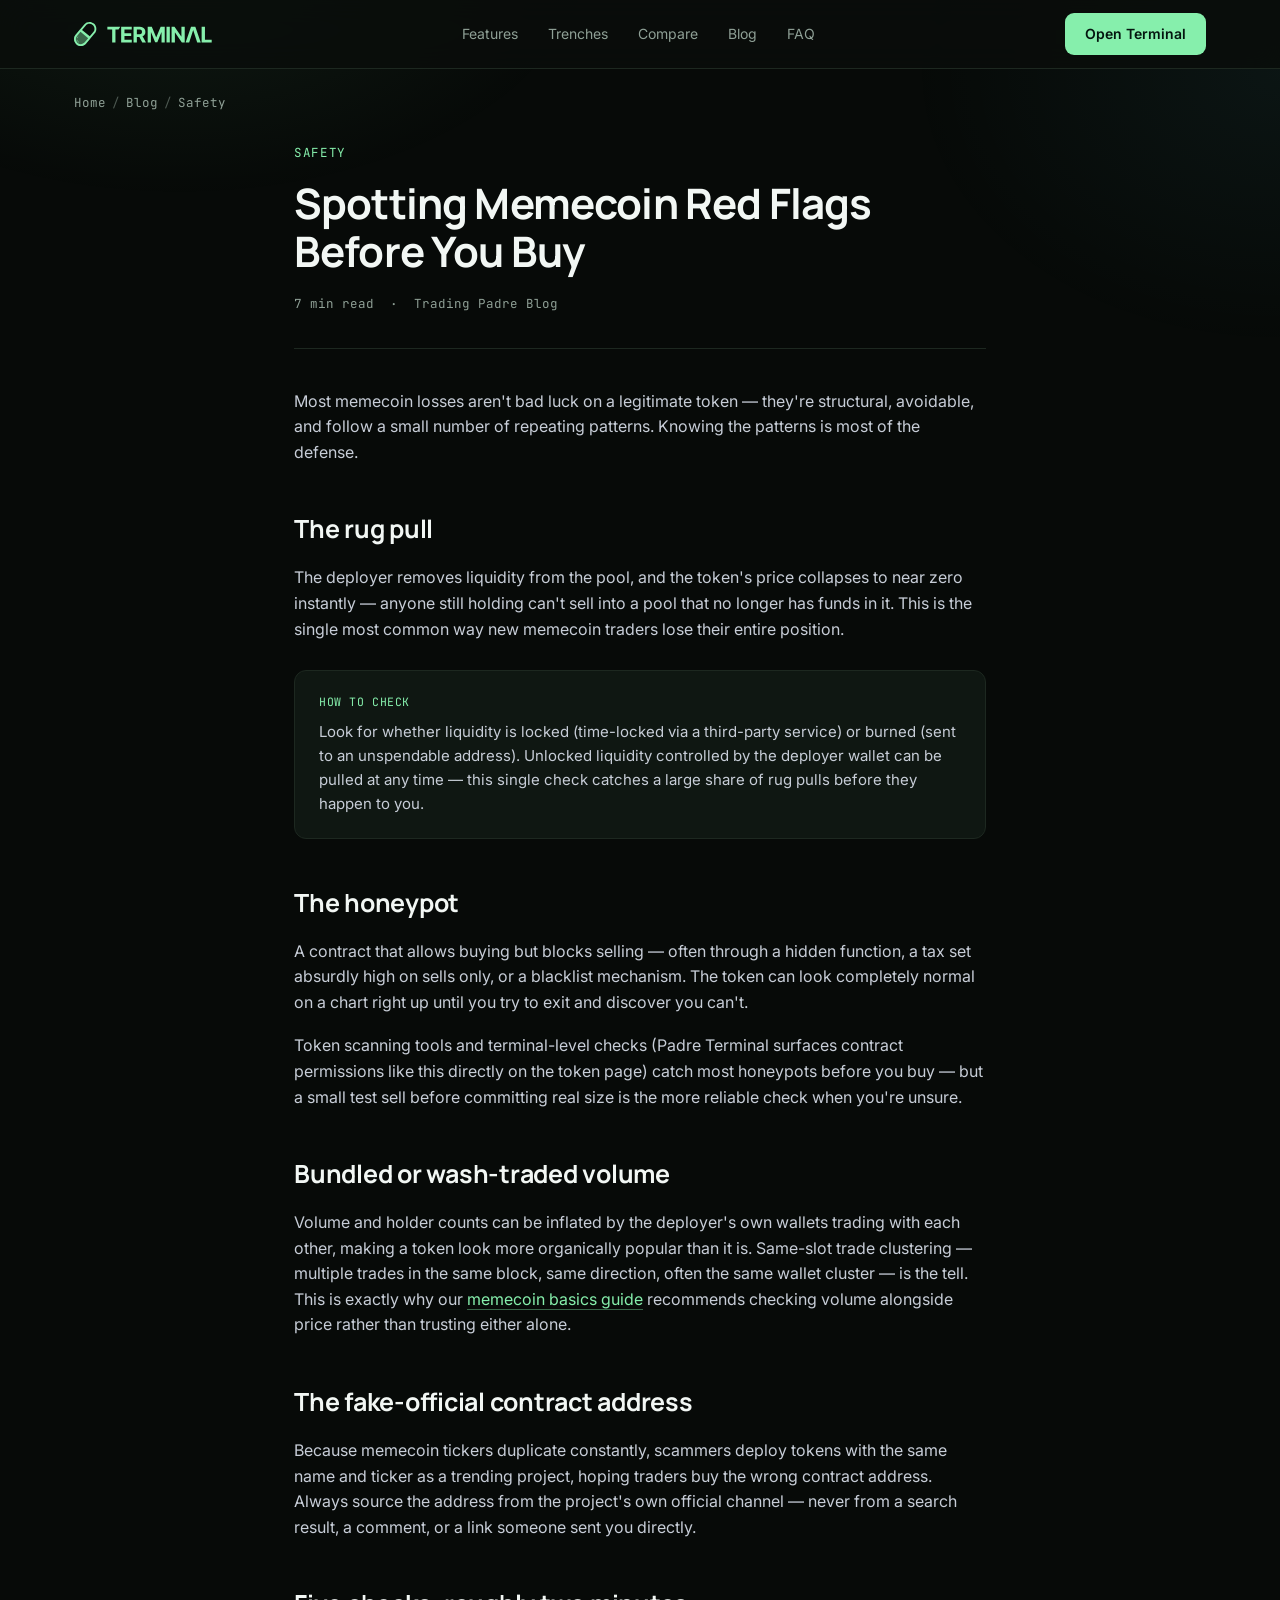
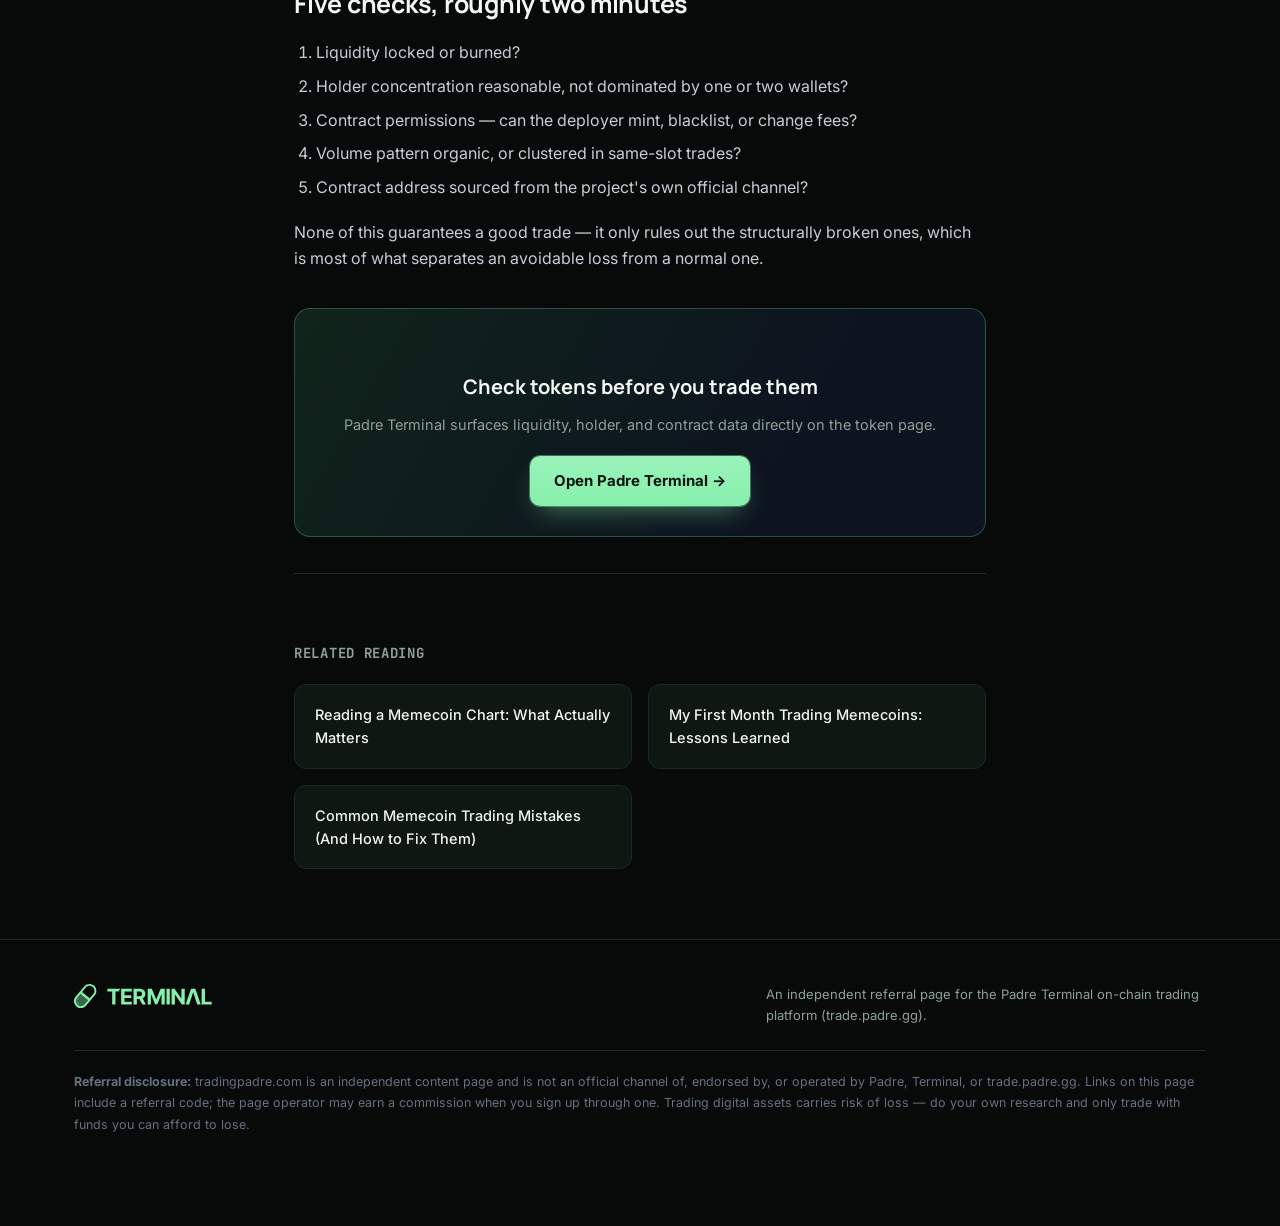
<file: blog/spotting-memecoin-red-flags.html>
<!DOCTYPE html>
<html lang="en">
<head>
<meta charset="UTF-8">
<meta name="viewport" content="width=device-width, initial-scale=1.0">
<title>Spotting Memecoin Red Flags: Rug Pulls, Honeypots, and Fake Volume</title>
<meta name="description" content="The most common ways memecoin traders lose money to structurally broken tokens — rug pulls, honeypot contracts, wash-traded volume — and the checks that catch each one.">
<link rel="canonical" href="https://tradingpadre.com/blog/spotting-memecoin-red-flags.html">
<meta property="og:title" content="Spotting Memecoin Red Flags Before You Buy">
<meta property="og:description" content="The most common ways memecoin traders lose money to structurally broken tokens — rug pulls, honeypot contracts, wash-traded volume — and the checks that catch each one.">
<meta property="og:type" content="article">
<link rel="icon" href="/favicon.ico" sizes="any">
<link rel="icon" href="/favicon-48.png" sizes="48x48" type="image/png">
<link rel="icon" href="/favicon-96.png" type="image/png" sizes="96x96">
<link rel="icon" href="/icon-mark.svg" type="image/svg+xml">
<link rel="apple-touch-icon" href="/apple-touch-icon.png">
<link rel="manifest" href="/site.webmanifest">
<link rel="preconnect" href="https://fonts.googleapis.com">
<link rel="preconnect" href="https://fonts.gstatic.com" crossorigin>
<link href="https://fonts.googleapis.com/css2?family=Manrope:wght@500;600;700;800&family=Inter:wght@400;500;600;700&family=JetBrains+Mono:wght@400;500;600&display=swap" rel="stylesheet">
<link rel="stylesheet" href="/blog/styles.css">
<script type="application/ld+json">
{
  "@context": "https://schema.org",
  "@type": "Article",
  "headline": "Spotting Memecoin Red Flags Before You Buy",
  "description": "The most common ways memecoin traders lose money to structurally broken tokens — rug pulls, honeypot contracts, wash-traded volume — and the checks that catch each one.",
  "author": {"@type": "Organization", "name": "Trading Padre Blog"},
  "publisher": {"@type": "Organization", "name": "tradingpadre.com"},
  "mainEntityOfPage": "https://tradingpadre.com/blog/spotting-memecoin-red-flags.html"
}
</script>
</head>
<body>
<header>
  <div class="wrap">
    <nav>
      <a href="/" class="brand" aria-label="Home">
        <svg viewBox="0 0 460 80" fill="none" xmlns="http://www.w3.org/2000/svg">
          <g clip-path="url(#hlogo)">
            <path d="M111.18 24.9642V15.8462H154.259L148.422 24.9642H138.201V68.1539H127.239V24.9642H111.18Z" fill="#86EFAC"/>
            <path d="M157.173 68.1539V15.8462H192.518V24.9642H168.264V37.4282H190.699V46.5463H168.264V59.0358H192.62V68.1539H157.173Z" fill="#86EFAC"/>
            <path d="M198.449 68.1539V15.8462H219.142C223.104 15.8462 226.485 16.5528 229.285 17.9661C232.103 19.3623 234.245 21.346 235.713 23.917C237.199 26.4711 237.942 29.4765 237.942 32.933C237.942 36.4065 237.191 39.3949 235.688 41.8978C234.186 44.3838 232.008 46.2909 229.157 47.619C226.322 48.9471 222.891 49.6112 218.861 49.6112H205.005V40.723H217.068C219.185 40.723 220.944 40.4335 222.344 39.8546C223.745 39.2756 224.786 38.4073 225.469 37.2494C226.169 36.0915 226.519 34.6528 226.519 32.933C226.519 31.1963 226.169 29.7319 225.469 28.54C224.786 27.3481 223.736 26.4456 222.319 25.8326C220.919 25.2026 219.151 24.8877 217.017 24.8877H209.538V68.1539H198.449ZM226.775 44.3498L239.811 68.1539H227.57L214.814 44.3498H226.775Z" fill="#86EFAC"/>
            <path d="M245.639 15.8462H259.316L273.762 50.9904H274.375L288.821 15.8462H302.498V68.1539H291.741V34.1079H291.305L277.731 67.8985H270.406L256.832 33.9802H256.397V68.1539H245.639V15.8462Z" fill="#86EFAC"/>
            <path d="M319.416 15.8462V68.1539H308.327V15.8462H319.416Z" fill="#86EFAC"/>
            <path d="M369.117 15.8462V68.1539H359.538L336.718 35.2317H336.334V68.1539H325.245V15.8462H334.977L357.618 48.7428H358.079V15.8462H369.117Z" fill="#86EFAC"/>
            <path d="M383.916 68.1539H372.032L390.14 15.8462H404.431L422.513 68.1539H410.629L397.489 27.7993H397.08L383.916 68.1539Z" fill="#86EFAC"/>
            <path d="M425.427 68.1539V15.8462H436.517V59.0358H459.005V68.1539H425.427Z" fill="#86EFAC"/>
            <path d="M19.7001 25.2716L54.8013 54.725L40.4621 71.8139C32.3288 81.5068 17.8777 82.7711 8.18477 74.6377C-1.50821 66.5044 -2.77252 52.0533 5.36086 42.3604L19.7001 25.2716Z" fill="#86EFAC" fill-opacity="0.4"/>
            <path d="M12.4455 49.9567C10.1821 53.4357 7.52669 61.7278 15.0121 67.0642" stroke="#86EFAC" stroke-width="1.8" stroke-linecap="round" stroke-dasharray="3.62 7.23 12.06 7.23"/>
            <path d="M66.3158 5.36013C76.0084 13.4933 77.273 27.9446 69.1404 37.6376L40.462 71.8151L40.0761 72.2641C31.8782 81.546 17.7253 82.6454 8.18383 74.6391L7.73629 74.2532C-1.54562 66.0552 -2.64564 51.9031 5.36064 42.3617L34.0391 8.18404C42.1725 -1.50815 56.623 -2.77263 66.3158 5.36013ZM21.6579 32.5119L10.0743 46.3169C4.12538 53.4064 5.0497 63.9764 12.139 69.9255C19.2287 75.8744 29.7994 74.9496 35.7483 67.8599L47.3319 54.0551L21.6579 32.5119ZM62.3606 10.0738C55.2711 4.12539 44.7016 5.05031 38.7527 12.1392L26.8169 26.3637L52.491 47.9068L64.4268 33.6823C70.3751 26.5927 69.4499 16.0226 62.3606 10.0738Z" fill="#86EFAC"/>
          </g>
          <defs><clipPath id="hlogo"><rect width="460" height="80" fill="white"/></clipPath></defs>
        </svg>
      </a>
      <div class="nav-links nav-mobile-hide">
        <a href="/#features">Features</a>
        <a href="/#trenches">Trenches</a>
        <a href="/#compare">Compare</a>
        <a href="/blog/">Blog</a>
        <a href="/#faq">FAQ</a>
      </div>
      <div class="nav-right">
        <a class="nav-cta" href="/go/" target="_blank" rel="noopener sponsored">Open Terminal</a>
        <button class="hamburger" id="menuBtn" aria-label="Open menu" aria-expanded="false">
          <svg viewBox="0 0 24 24" fill="none" stroke="currentColor" stroke-width="2" stroke-linecap="round"><path d="M4 7h16M4 12h16M4 17h16"/></svg>
        </button>
      </div>
    </nav>
    <div class="mobile-panel" id="mobilePanel">
      <a href="/#features">Features</a>
      <a href="/#trenches">Trenches</a>
      <a href="/#compare">Compare</a>
      <a href="/blog/">Blog</a>
      <a href="/#faq">FAQ</a>
    </div>
  </div>
</header><main><div class="wrap"><div class="crumb"><a href="/">Home</a><span>/</span><a href="/blog/">Blog</a><span>/</span>Safety</div></div><div class="article-wrap"><div class="article-head">
      <div class="article-cat">SAFETY</div>
      <h1>Spotting Memecoin Red Flags Before You Buy</h1>
      <div class="article-meta"><span>7 min read</span><span>·</span><span>Trading Padre Blog</span></div>
    </div><div class="prose">
<p>Most memecoin losses aren't bad luck on a legitimate token — they're structural, avoidable, and follow a small number of repeating patterns. Knowing the patterns is most of the defense.</p>

<h2>The rug pull</h2>
<p>The deployer removes liquidity from the pool, and the token's price collapses to near zero instantly — anyone still holding can't sell into a pool that no longer has funds in it. This is the single most common way new memecoin traders lose their entire position.</p>
<div class="callout">
  <div class="lbl">HOW TO CHECK</div>
  <p>Look for whether liquidity is locked (time-locked via a third-party service) or burned (sent to an unspendable address). Unlocked liquidity controlled by the deployer wallet can be pulled at any time — this single check catches a large share of rug pulls before they happen to you.</p>
</div>

<h2>The honeypot</h2>
<p>A contract that allows buying but blocks selling — often through a hidden function, a tax set absurdly high on sells only, or a blacklist mechanism. The token can look completely normal on a chart right up until you try to exit and discover you can't.</p>
<p>Token scanning tools and terminal-level checks (Padre Terminal surfaces contract permissions like this directly on the token page) catch most honeypots before you buy — but a small test sell before committing real size is the more reliable check when you're unsure.</p>

<h2>Bundled or wash-traded volume</h2>
<p>Volume and holder counts can be inflated by the deployer's own wallets trading with each other, making a token look more organically popular than it is. Same-slot trade clustering — multiple trades in the same block, same direction, often the same wallet cluster — is the tell. This is exactly why our <a class="inline-link" href="/blog/what-is-a-memecoin.html">memecoin basics guide</a> recommends checking volume alongside price rather than trusting either alone.</p>

<h2>The fake-official contract address</h2>
<p>Because memecoin tickers duplicate constantly, scammers deploy tokens with the same name and ticker as a trending project, hoping traders buy the wrong contract address. Always source the address from the project's own official channel — never from a search result, a comment, or a link someone sent you directly.</p>

<h2>Five checks, roughly two minutes</h2>
<ol>
  <li>Liquidity locked or burned?</li>
  <li>Holder concentration reasonable, not dominated by one or two wallets?</li>
  <li>Contract permissions — can the deployer mint, blacklist, or change fees?</li>
  <li>Volume pattern organic, or clustered in same-slot trades?</li>
  <li>Contract address sourced from the project's own official channel?</li>
</ol>
<p>None of this guarantees a good trade — it only rules out the structurally broken ones, which is most of what separates an avoidable loss from a normal one.</p>

<div class="inline-cta">
  <h3>Check tokens before you trade them</h3>
  <p>Padre Terminal surfaces liquidity, holder, and contract data directly on the token page.</p>
  <a class="btn-primary" href="/go/" target="_blank" rel="noopener sponsored">Open Padre Terminal →</a>
</div>
<div class="related"><h3>RELATED READING</h3><div class="related-grid"><a href="/blog/reading-a-memecoin-chart.html">Reading a Memecoin Chart: What Actually Matters</a><a href="/blog/first-month-trading-memecoins-lessons.html">My First Month Trading Memecoins: Lessons Learned</a><a href="/blog/common-memecoin-trading-mistakes.html">Common Memecoin Trading Mistakes (And How to Fix Them)</a></div></div></div></div></main><footer>
  <div class="wrap">
    <div class="foot-grid">
      <span class="brand" style="display:inline-block;"><svg viewBox="0 0 460 80" fill="none" xmlns="http://www.w3.org/2000/svg">
        <g clip-path="url(#flogo)">
          <path d="M111.18 24.9642V15.8462H154.259L148.422 24.9642H138.201V68.1539H127.239V24.9642H111.18Z" fill="#86EFAC"/>
          <path d="M157.173 68.1539V15.8462H192.518V24.9642H168.264V37.4282H190.699V46.5463H168.264V59.0358H192.62V68.1539H157.173Z" fill="#86EFAC"/>
          <path d="M198.449 68.1539V15.8462H219.142C223.104 15.8462 226.485 16.5528 229.285 17.9661C232.103 19.3623 234.245 21.346 235.713 23.917C237.199 26.4711 237.942 29.4765 237.942 32.933C237.942 36.4065 237.191 39.3949 235.688 41.8978C234.186 44.3838 232.008 46.2909 229.157 47.619C226.322 48.9471 222.891 49.6112 218.861 49.6112H205.005V40.723H217.068C219.185 40.723 220.944 40.4335 222.344 39.8546C223.745 39.2756 224.786 38.4073 225.469 37.2494C226.169 36.0915 226.519 34.6528 226.519 32.933C226.519 31.1963 226.169 29.7319 225.469 28.54C224.786 27.3481 223.736 26.4456 222.319 25.8326C220.919 25.2026 219.151 24.8877 217.017 24.8877H209.538V68.1539H198.449ZM226.775 44.3498L239.811 68.1539H227.57L214.814 44.3498H226.775Z" fill="#86EFAC"/>
          <path d="M245.639 15.8462H259.316L273.762 50.9904H274.375L288.821 15.8462H302.498V68.1539H291.741V34.1079H291.305L277.731 67.8985H270.406L256.832 33.9802H256.397V68.1539H245.639V15.8462Z" fill="#86EFAC"/>
          <path d="M319.416 15.8462V68.1539H308.327V15.8462H319.416Z" fill="#86EFAC"/>
          <path d="M369.117 15.8462V68.1539H359.538L336.718 35.2317H336.334V68.1539H325.245V15.8462H334.977L357.618 48.7428H358.079V15.8462H369.117Z" fill="#86EFAC"/>
          <path d="M383.916 68.1539H372.032L390.14 15.8462H404.431L422.513 68.1539H410.629L397.489 27.7993H397.08L383.916 68.1539Z" fill="#86EFAC"/>
          <path d="M425.427 68.1539V15.8462H436.517V59.0358H459.005V68.1539H425.427Z" fill="#86EFAC"/>
          <path d="M19.7001 25.2716L54.8013 54.725L40.4621 71.8139C32.3288 81.5068 17.8777 82.7711 8.18477 74.6377C-1.50821 66.5044 -2.77252 52.0533 5.36086 42.3604L19.7001 25.2716Z" fill="#86EFAC" fill-opacity="0.4"/>
          <path d="M12.4455 49.9567C10.1821 53.4357 7.52669 61.7278 15.0121 67.0642" stroke="#86EFAC" stroke-width="1.8" stroke-linecap="round" stroke-dasharray="3.62 7.23 12.06 7.23"/>
          <path d="M66.3158 5.36013C76.0084 13.4933 77.273 27.9446 69.1404 37.6376L40.462 71.8151L40.0761 72.2641C31.8782 81.546 17.7253 82.6454 8.18383 74.6391L7.73629 74.2532C-1.54562 66.0552 -2.64564 51.9031 5.36064 42.3617L34.0391 8.18404C42.1725 -1.50815 56.623 -2.77263 66.3158 5.36013ZM21.6579 32.5119L10.0743 46.3169C4.12538 53.4064 5.0497 63.9764 12.139 69.9255C19.2287 75.8744 29.7994 74.9496 35.7483 67.8599L47.3319 54.0551L21.6579 32.5119ZM62.3606 10.0738C55.2711 4.12539 44.7016 5.05031 38.7527 12.1392L26.8169 26.3637L52.491 47.9068L64.4268 33.6823C70.3751 26.5927 69.4499 16.0226 62.3606 10.0738Z" fill="#86EFAC"/>
        </g>
        <defs><clipPath id="flogo"><rect width="460" height="80" fill="white"/></clipPath></defs>
      </svg></span>
      <div style="max-width:440px; font-size:13px; color:var(--muted);">An independent referral page for the Padre Terminal on-chain trading platform (trade.padre.gg).</div>
    </div>
    <div class="disclaimer">
      <strong>Referral disclosure:</strong> tradingpadre.com is an independent content page and is not an official channel of, endorsed by, or operated by Padre, Terminal, or trade.padre.gg. Links on this page include a referral code; the page operator may earn a commission when you sign up through one. Trading digital assets carries risk of loss — do your own research and only trade with funds you can afford to lose.
    </div>
  </div>
</footer>

</body>
</html>
</file>
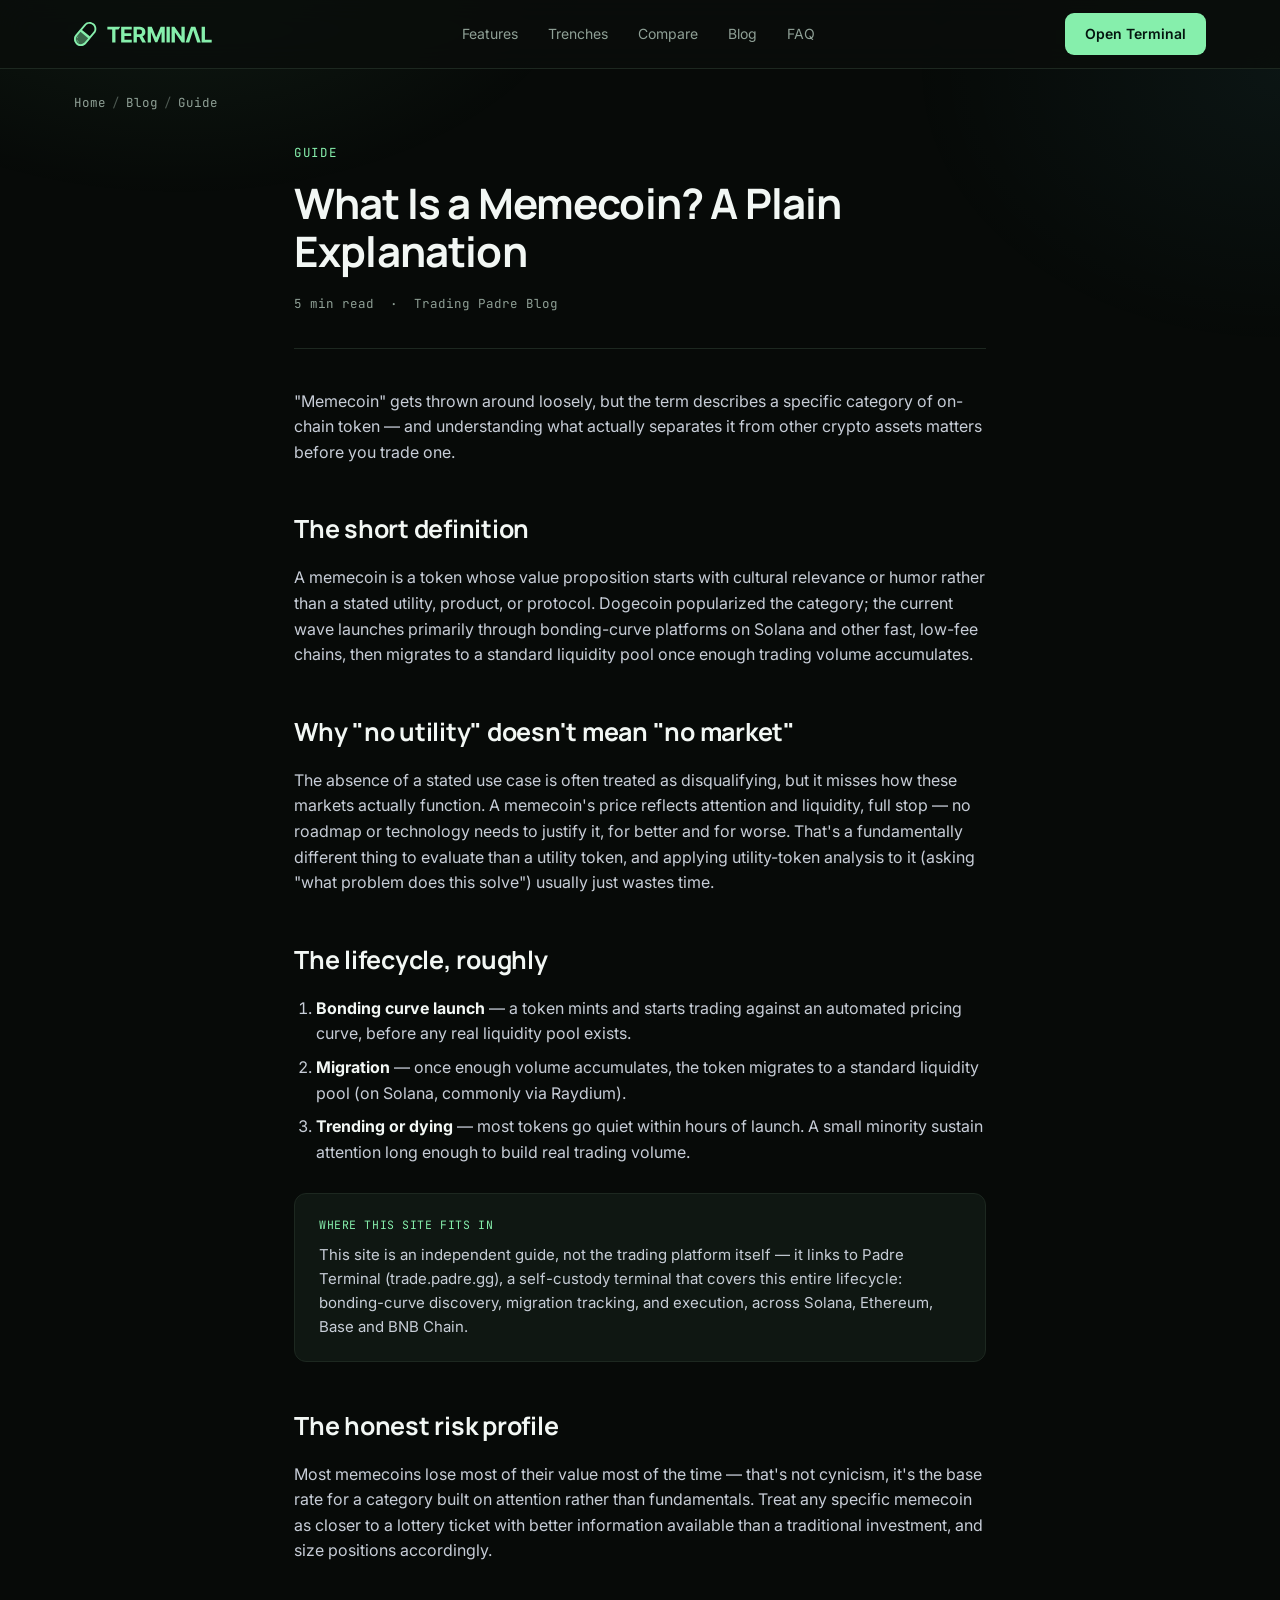
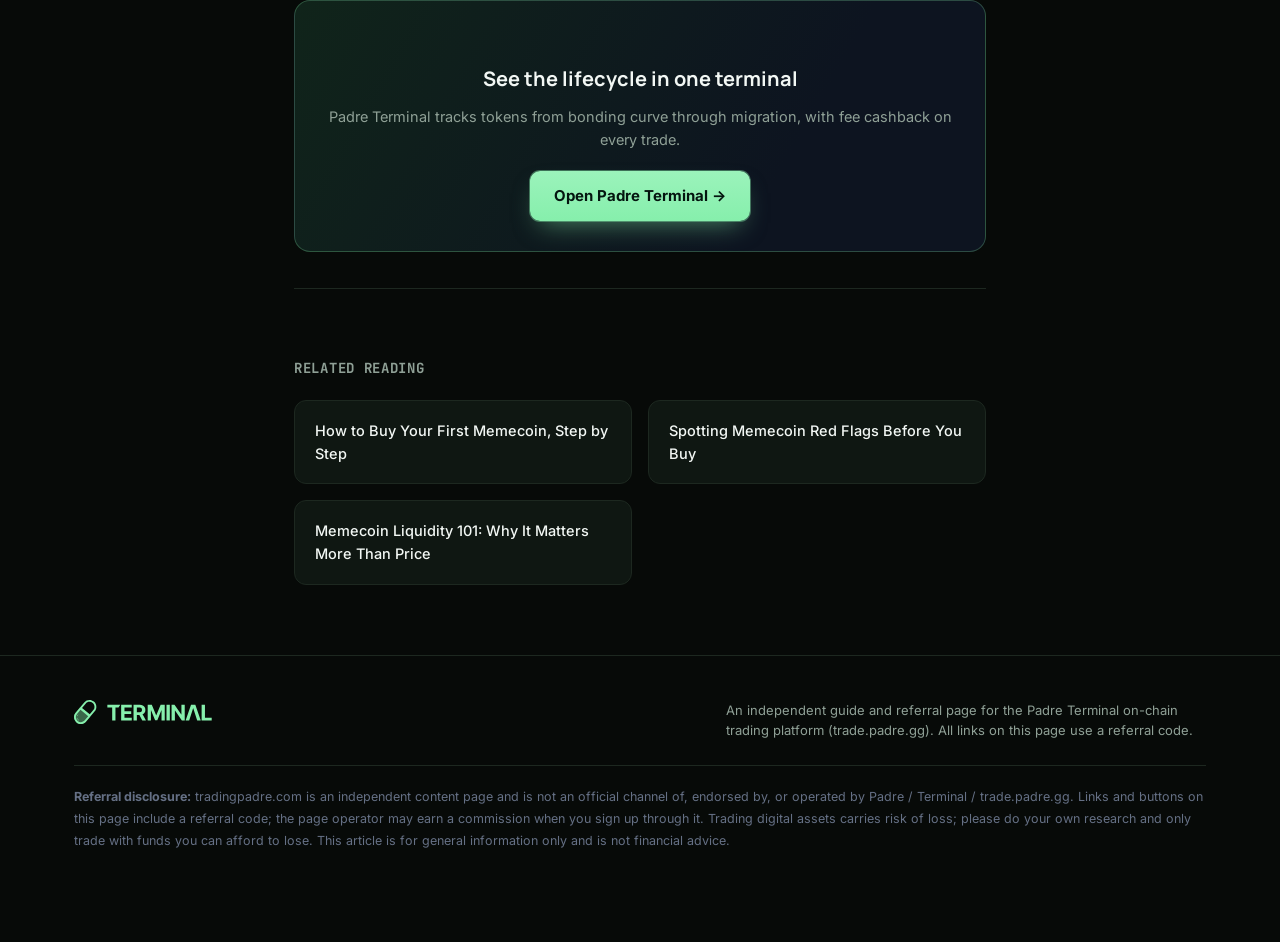
<file: blog/what-is-a-memecoin.html>
<!DOCTYPE html>
<html lang="en">
<head>
<meta charset="UTF-8">
<meta name="viewport" content="width=device-width, initial-scale=1.0">
<title>What Is a Memecoin? A Plain Explanation for Beginners</title>
<meta name="description" content="What actually separates a memecoin from other crypto assets, how the bonding-curve-to-migration lifecycle works, and why the usual utility-token analysis doesn't apply.">
<link rel="canonical" href="https://tradingpadre.com/blog/what-is-a-memecoin.html">
<meta property="og:title" content="What Is a Memecoin? A Plain Explanation">
<meta property="og:description" content="What actually separates a memecoin from other crypto assets, how the bonding-curve-to-migration lifecycle works, and why the usual utility-token analysis doesn't apply.">
<meta property="og:type" content="article">
<link rel="icon" href="/favicon.ico" sizes="any">
<link rel="icon" href="/favicon-48.png" sizes="48x48" type="image/png">
<link rel="icon" href="/favicon-96.png" type="image/png" sizes="96x96">
<link rel="icon" href="/icon-mark.svg" type="image/svg+xml">
<link rel="apple-touch-icon" href="/apple-touch-icon.png">
<link rel="manifest" href="/site.webmanifest">
<link rel="preconnect" href="https://fonts.googleapis.com">
<link rel="preconnect" href="https://fonts.gstatic.com" crossorigin>
<link href="https://fonts.googleapis.com/css2?family=Manrope:wght@500;600;700;800&family=Inter:wght@400;500;600;700&family=JetBrains+Mono:wght@400;500;600&display=swap" rel="stylesheet">
<link rel="stylesheet" href="/blog/styles.css">
<script type="application/ld+json">
{
  "@context": "https://schema.org",
  "@type": "Article",
  "headline": "What Is a Memecoin? A Plain Explanation",
  "description": "What actually separates a memecoin from other crypto assets, how the bonding-curve-to-migration lifecycle works, and why the usual utility-token analysis doesn't apply.",
  "author": {"@type": "Organization", "name": "Trading Padre Blog"},
  "publisher": {"@type": "Organization", "name": "tradingpadre.com"},
  "mainEntityOfPage": "https://tradingpadre.com/blog/what-is-a-memecoin.html"
}
</script>
</head>
<body>
<header>
  <div class="wrap">
    <nav>
      <a href="/" aria-label="Home" class="brand"><svg viewBox="0 0 460 80" fill="none" xmlns="http://www.w3.org/2000/svg">
          <g clip-path="url(#clipNavTPB)">
            <path d="M111.18 24.9642V15.8462H154.259L148.422 24.9642H138.201V68.1539H127.239V24.9642H111.18Z" fill="#86EFAC"/>
            <path d="M157.173 68.1539V15.8462H192.518V24.9642H168.264V37.4282H190.699V46.5463H168.264V59.0358H192.62V68.1539H157.173Z" fill="#86EFAC"/>
            <path d="M198.449 68.1539V15.8462H219.142C223.104 15.8462 226.485 16.5528 229.285 17.9661C232.103 19.3623 234.245 21.346 235.713 23.917C237.199 26.4711 237.942 29.4765 237.942 32.933C237.942 36.4065 237.191 39.3949 235.688 41.8978C234.186 44.3838 232.008 46.2909 229.157 47.619C226.322 48.9471 222.891 49.6112 218.861 49.6112H205.005V40.723H217.068C219.185 40.723 220.944 40.4335 222.344 39.8546C223.745 39.2756 224.786 38.4073 225.469 37.2494C226.169 36.0915 226.519 34.6528 226.519 32.933C226.519 31.1963 226.169 29.7319 225.469 28.54C224.786 27.3481 223.736 26.4456 222.319 25.8326C220.919 25.2026 219.151 24.8877 217.017 24.8877H209.538V68.1539H198.449ZM226.775 44.3498L239.811 68.1539H227.57L214.814 44.3498H226.775Z" fill="#86EFAC"/>
            <path d="M245.639 15.8462H259.316L273.762 50.9904H274.375L288.821 15.8462H302.498V68.1539H291.741V34.1079H291.305L277.731 67.8985H270.406L256.832 33.9802H256.397V68.1539H245.639V15.8462Z" fill="#86EFAC"/>
            <path d="M319.416 15.8462V68.1539H308.327V15.8462H319.416Z" fill="#86EFAC"/>
            <path d="M369.117 15.8462V68.1539H359.538L336.718 35.2317H336.334V68.1539H325.245V15.8462H334.977L357.618 48.7428H358.079V15.8462H369.117Z" fill="#86EFAC"/>
            <path d="M383.916 68.1539H372.032L390.14 15.8462H404.431L422.513 68.1539H410.629L397.489 27.7993H397.08L383.916 68.1539Z" fill="#86EFAC"/>
            <path d="M425.427 68.1539V15.8462H436.517V59.0358H459.005V68.1539H425.427Z" fill="#86EFAC"/>
            <path d="M19.7001 25.2716L54.8013 54.725L40.4621 71.8139C32.3288 81.5068 17.8777 82.7711 8.18477 74.6377C-1.50821 66.5044 -2.77252 52.0533 5.36086 42.3604L19.7001 25.2716Z" fill="#86EFAC" fill-opacity="0.4"/>
            <path d="M12.4455 49.9567C10.1821 53.4357 7.52669 61.7278 15.0121 67.0642" stroke="#86EFAC" stroke-width="1.8" stroke-linecap="round" stroke-dasharray="3.62 7.23 12.06 7.23"/>
            <path d="M66.3158 5.36013C76.0084 13.4933 77.273 27.9446 69.1404 37.6376L40.462 71.8151L40.0761 72.2641C31.8782 81.546 17.7253 82.6454 8.18383 74.6391L7.73629 74.2532C-1.54562 66.0552 -2.64564 51.9031 5.36064 42.3617L34.0391 8.18404C42.1725 -1.50815 56.623 -2.77263 66.3158 5.36013ZM21.6579 32.5119L10.0743 46.3169C4.12538 53.4064 5.0497 63.9764 12.139 69.9255C19.2287 75.8744 29.7994 74.9496 35.7483 67.8599L47.3319 54.0551L21.6579 32.5119ZM62.3606 10.0738C55.2711 4.12539 44.7016 5.05031 38.7527 12.1392L26.8169 26.3637L52.491 47.9068L64.4268 33.6823C70.3751 26.5927 69.4499 16.0226 62.3606 10.0738Z" fill="#86EFAC"/>
          </g>
          <defs><clipPath id="clipNavTPB"><rect width="460" height="80" fill="white"/></clipPath></defs>
        </svg></a>
      <div class="nav-links nav-mobile-hide">
        <a href="/#features">Features</a>
        <a href="/#trenches">Trenches</a>
        <a href="/#compare">Compare</a>
        <a href="/blog/">Blog</a>
        <a href="/#faq">FAQ</a>
      </div>
      <div class="nav-right">
        <a class="nav-cta" href="/go/" target="_blank" rel="noopener sponsored">Open Terminal</a>
        <button class="hamburger" id="menuBtn" aria-label="Open menu" aria-expanded="false">
          <svg viewBox="0 0 24 24" fill="none" stroke="currentColor" stroke-width="2" stroke-linecap="round"><path d="M4 7h16M4 12h16M4 17h16"/></svg>
        </button>
      </div>
    </nav>
    <div class="mobile-panel" id="mobilePanel">
      <a href="/">Home</a>
      <a href="/#features">Features</a>
      <a href="/#trenches">Trenches</a>
      <a href="/#compare">Compare</a>
      <a href="/blog/">Blog</a>
      <a href="/#faq">FAQ</a>
    </div>
  </div>
</header><main><div class="wrap"><div class="crumb"><a href="/">Home</a><span>/</span><a href="/blog/">Blog</a><span>/</span>Guide</div></div><div class="article-wrap"><div class="article-head">
      <div class="article-cat">GUIDE</div>
      <h1>What Is a Memecoin? A Plain Explanation</h1>
      <div class="article-meta"><span>5 min read</span><span>·</span><span>Trading Padre Blog</span></div>
    </div><div class="prose">
<p>"Memecoin" gets thrown around loosely, but the term describes a specific category of on-chain token — and understanding what actually separates it from other crypto assets matters before you trade one.</p>

<h2>The short definition</h2>
<p>A memecoin is a token whose value proposition starts with cultural relevance or humor rather than a stated utility, product, or protocol. Dogecoin popularized the category; the current wave launches primarily through bonding-curve platforms on Solana and other fast, low-fee chains, then migrates to a standard liquidity pool once enough trading volume accumulates.</p>

<h2>Why "no utility" doesn't mean "no market"</h2>
<p>The absence of a stated use case is often treated as disqualifying, but it misses how these markets actually function. A memecoin's price reflects attention and liquidity, full stop — no roadmap or technology needs to justify it, for better and for worse. That's a fundamentally different thing to evaluate than a utility token, and applying utility-token analysis to it (asking "what problem does this solve") usually just wastes time.</p>

<h2>The lifecycle, roughly</h2>
<ol>
  <li><strong>Bonding curve launch</strong> — a token mints and starts trading against an automated pricing curve, before any real liquidity pool exists.</li>
  <li><strong>Migration</strong> — once enough volume accumulates, the token migrates to a standard liquidity pool (on Solana, commonly via Raydium).</li>
  <li><strong>Trending or dying</strong> — most tokens go quiet within hours of launch. A small minority sustain attention long enough to build real trading volume.</li>
</ol>

<div class="callout">
  <div class="lbl">WHERE THIS SITE FITS IN</div>
  <p>This site is an independent guide, not the trading platform itself — it links to Padre Terminal (trade.padre.gg), a self-custody terminal that covers this entire lifecycle: bonding-curve discovery, migration tracking, and execution, across Solana, Ethereum, Base and BNB Chain.</p>
</div>

<h2>The honest risk profile</h2>
<p>Most memecoins lose most of their value most of the time — that's not cynicism, it's the base rate for a category built on attention rather than fundamentals. Treat any specific memecoin as closer to a lottery ticket with better information available than a traditional investment, and size positions accordingly.</p>

<div class="inline-cta">
  <h3>See the lifecycle in one terminal</h3>
  <p>Padre Terminal tracks tokens from bonding curve through migration, with fee cashback on every trade.</p>
  <a class="btn-primary" href="/go/" target="_blank" rel="noopener sponsored">Open Padre Terminal →</a>
</div>
<div class="related"><h3>RELATED READING</h3><div class="related-grid"><a href="/blog/how-to-buy-your-first-memecoin.html">How to Buy Your First Memecoin, Step by Step</a><a href="/blog/spotting-memecoin-red-flags.html">Spotting Memecoin Red Flags Before You Buy</a><a href="/blog/memecoin-liquidity-101.html">Memecoin Liquidity 101: Why It Matters More Than Price</a></div></div></div></div></main><footer>
  <div class="wrap">
    <div class="foot-grid">
      <span class="brand" style="display:inline-block;"><svg viewBox="0 0 460 80" fill="none" xmlns="http://www.w3.org/2000/svg">
          <g clip-path="url(#clipFootTPB)">
            <path d="M111.18 24.9642V15.8462H154.259L148.422 24.9642H138.201V68.1539H127.239V24.9642H111.18Z" fill="#86EFAC"/>
            <path d="M157.173 68.1539V15.8462H192.518V24.9642H168.264V37.4282H190.699V46.5463H168.264V59.0358H192.62V68.1539H157.173Z" fill="#86EFAC"/>
            <path d="M198.449 68.1539V15.8462H219.142C223.104 15.8462 226.485 16.5528 229.285 17.9661C232.103 19.3623 234.245 21.346 235.713 23.917C237.199 26.4711 237.942 29.4765 237.942 32.933C237.942 36.4065 237.191 39.3949 235.688 41.8978C234.186 44.3838 232.008 46.2909 229.157 47.619C226.322 48.9471 222.891 49.6112 218.861 49.6112H205.005V40.723H217.068C219.185 40.723 220.944 40.4335 222.344 39.8546C223.745 39.2756 224.786 38.4073 225.469 37.2494C226.169 36.0915 226.519 34.6528 226.519 32.933C226.519 31.1963 226.169 29.7319 225.469 28.54C224.786 27.3481 223.736 26.4456 222.319 25.8326C220.919 25.2026 219.151 24.8877 217.017 24.8877H209.538V68.1539H198.449ZM226.775 44.3498L239.811 68.1539H227.57L214.814 44.3498H226.775Z" fill="#86EFAC"/>
            <path d="M245.639 15.8462H259.316L273.762 50.9904H274.375L288.821 15.8462H302.498V68.1539H291.741V34.1079H291.305L277.731 67.8985H270.406L256.832 33.9802H256.397V68.1539H245.639V15.8462Z" fill="#86EFAC"/>
            <path d="M319.416 15.8462V68.1539H308.327V15.8462H319.416Z" fill="#86EFAC"/>
            <path d="M369.117 15.8462V68.1539H359.538L336.718 35.2317H336.334V68.1539H325.245V15.8462H334.977L357.618 48.7428H358.079V15.8462H369.117Z" fill="#86EFAC"/>
            <path d="M383.916 68.1539H372.032L390.14 15.8462H404.431L422.513 68.1539H410.629L397.489 27.7993H397.08L383.916 68.1539Z" fill="#86EFAC"/>
            <path d="M425.427 68.1539V15.8462H436.517V59.0358H459.005V68.1539H425.427Z" fill="#86EFAC"/>
            <path d="M19.7001 25.2716L54.8013 54.725L40.4621 71.8139C32.3288 81.5068 17.8777 82.7711 8.18477 74.6377C-1.50821 66.5044 -2.77252 52.0533 5.36086 42.3604L19.7001 25.2716Z" fill="#86EFAC" fill-opacity="0.4"/>
            <path d="M12.4455 49.9567C10.1821 53.4357 7.52669 61.7278 15.0121 67.0642" stroke="#86EFAC" stroke-width="1.8" stroke-linecap="round" stroke-dasharray="3.62 7.23 12.06 7.23"/>
            <path d="M66.3158 5.36013C76.0084 13.4933 77.273 27.9446 69.1404 37.6376L40.462 71.8151L40.0761 72.2641C31.8782 81.546 17.7253 82.6454 8.18383 74.6391L7.73629 74.2532C-1.54562 66.0552 -2.64564 51.9031 5.36064 42.3617L34.0391 8.18404C42.1725 -1.50815 56.623 -2.77263 66.3158 5.36013ZM21.6579 32.5119L10.0743 46.3169C4.12538 53.4064 5.0497 63.9764 12.139 69.9255C19.2287 75.8744 29.7994 74.9496 35.7483 67.8599L47.3319 54.0551L21.6579 32.5119ZM62.3606 10.0738C55.2711 4.12539 44.7016 5.05031 38.7527 12.1392L26.8169 26.3637L52.491 47.9068L64.4268 33.6823C70.3751 26.5927 69.4499 16.0226 62.3606 10.0738Z" fill="#86EFAC"/>
          </g>
          <defs><clipPath id="clipFootTPB"><rect width="460" height="80" fill="white"/></clipPath></defs>
        </svg></span>
      <div style="max-width:480px;">An independent guide and referral page for the Padre Terminal on-chain trading platform (trade.padre.gg). All links on this page use a referral code.</div>
    </div>
    <div class="disclaimer">
      <strong>Referral disclosure:</strong> tradingpadre.com is an independent content page and is not an official channel of, endorsed by, or operated by Padre / Terminal / trade.padre.gg. Links and buttons on this page include a referral code; the page operator may earn a commission when you sign up through it. Trading digital assets carries risk of loss; please do your own research and only trade with funds you can afford to lose. This article is for general information only and is not financial advice.
    </div>
  </div>
</footer>
</body>
</html>
</file>
<file: blog/styles.css>
:root{
  --bg:#070A08;
  --panel:#0F1712;
  --panel-2:#131C18;
  --line:#1D2820;
  --text:#F2F7F4;
  --muted:#8FA096;
  --up:#86EFAC;
  --down:#FB7185;
  --accent:#67E8F9;
  --up-dim: rgba(134,239,172,0.12);
  --radius:14px;
  --maxw:1180px;
  --maxw-article:740px;
}
*{box-sizing:border-box; margin:0; padding:0;}
html{scroll-behavior:smooth;}
body{
  background:var(--bg);
  color:var(--text);
  font-family:'Inter',sans-serif;
  line-height:1.6;
  -webkit-font-smoothing:antialiased;
  position:relative;
}
body::before{
  content:""; position:fixed; inset:0; z-index:-1; pointer-events:none;
  background:
    radial-gradient(700px 420px at 14% -6%, rgba(134,239,172,0.08), transparent 60%),
    radial-gradient(620px 460px at 100% 8%, rgba(103,232,249,0.05), transparent 60%);
}
h1,h2,h3,.mono{font-family:'Manrope',sans-serif;}
.num,code{font-family:'JetBrains Mono',monospace;}
a{color:inherit; text-decoration:none;}
img{max-width:100%; display:block;}
.wrap{max-width:var(--maxw); margin:0 auto; padding:0 24px;}
::selection{background:var(--up); color:#04150F;}

/* nav */
header{position:sticky; top:0; z-index:50; background:rgba(10,13,11,0.85); backdrop-filter:blur(14px); border-bottom:1px solid var(--line);}
nav{display:flex; align-items:center; justify-content:space-between; height:68px;}
.logo-img{height:24px; width:auto; line-height:0;}
.logo-img svg{height:24px; width:auto; display:block;}
.brand{height:24px; width:auto; line-height:0; display:flex; align-items:center;}
.brand svg{height:24px; width:auto; display:block;}
.nav-links{display:flex; gap:30px; font-size:14px; color:var(--muted);}
.nav-links a:hover{color:var(--text);}
.nav-cta{background:var(--up); color:#04150F; font-weight:600; font-size:14px; padding:10px 20px; border-radius:9px; white-space:nowrap;}
.nav-mobile-hide{display:flex;}
@media(max-width:780px){ .nav-mobile-hide{display:none;} }

.nav-right{display:flex; align-items:center; gap:10px;}
.hamburger{
  display:none; align-items:center; justify-content:center; flex-shrink:0;
  width:38px; height:38px; border-radius:8px; border:1px solid var(--line);
  background:transparent; color:var(--text); cursor:pointer; padding:0;
}
.hamburger svg{width:18px; height:18px;}
.hamburger.open{border-color:var(--up); color:var(--up);}
@media(max-width:780px){ .hamburger{display:flex;} }

.mobile-panel{display:none; flex-direction:column; padding:6px 0 16px; border-top:1px solid var(--line);}
.mobile-panel.open{display:flex;}
.mobile-panel a{padding:13px 4px; font-size:15px; color:var(--muted); border-bottom:1px solid var(--line);}
.mobile-panel a:last-child{border-bottom:none;}
.mobile-panel a:hover{color:var(--up);}

@media(max-width:480px){
  .wrap{padding:0 16px;}
  nav{height:60px;}
  .logo-img, .logo-img svg{height:18px;}
  .brand, .brand svg{height:18px;}
  .nav-right{gap:6px;}
  .nav-cta{padding:8px 12px; font-size:12.5px;}
  .hamburger{width:32px; height:32px;}
  .hamburger svg{width:16px; height:16px;}
}

/* breadcrumb */
.crumb{font-family:'JetBrains Mono',monospace; font-size:12.5px; color:var(--muted); padding:24px 0 0;}
.crumb a:hover{color:var(--up);}
.crumb span{margin:0 6px; opacity:0.5;}

/* blog hub */
.blog-hero{padding:36px 0 44px;}
.blog-hero h1{font-size:clamp(30px,4.4vw,46px); letter-spacing:-0.02em; margin-bottom:14px;}
.blog-hero p{color:var(--muted); font-size:16.5px; max-width:560px;}

.tag-row{display:flex; gap:10px; flex-wrap:wrap; margin:28px 0 8px;}
.tag-pill{
  font-family:'JetBrains Mono',monospace; font-size:12.5px; color:var(--muted);
  border:1px solid var(--line); padding:7px 14px; border-radius:100px; background:var(--panel);
  transition:border-color .15s ease, color .15s ease;
}
.tag-pill:hover, .tag-pill.active{border-color:var(--up); color:var(--up);}

.post-grid{display:grid; grid-template-columns:repeat(2,1fr); gap:1px; background:var(--line); border:1px solid var(--line); border-radius:var(--radius); overflow:hidden; margin:32px 0 80px;}
@media(max-width:760px){ .post-grid{grid-template-columns:1fr;} }
.post-card{background:var(--panel); padding:30px 28px; display:flex; flex-direction:column; gap:14px; transition:background .2s ease;}
.post-card:hover{background:var(--panel-2);}
.post-card .cat{font-family:'JetBrains Mono',monospace; font-size:11.5px; color:var(--up); letter-spacing:0.05em;}
.post-card h2{font-size:19px; font-weight:600; line-height:1.3;}
.post-card p{color:var(--muted); font-size:14.5px;}
.post-card .meta{font-family:'JetBrains Mono',monospace; font-size:12px; color:var(--muted); margin-top:auto; padding-top:6px; border-top:1px solid var(--line);}
.post-card.featured{grid-column:1/-1; display:grid; grid-template-columns:1.3fr 1fr; gap:28px; align-items:center; padding:38px;}
@media(max-width:760px){ .post-card.featured{grid-template-columns:1fr;} }
.post-card.featured h2{font-size:26px;}

/* article */
.article-wrap{max-width:var(--maxw-article); margin:0 auto; padding:0 24px;}
.article-head{padding:30px 0 34px; border-bottom:1px solid var(--line); margin-bottom:40px;}
.article-cat{font-family:'JetBrains Mono',monospace; font-size:12.5px; color:var(--up); letter-spacing:0.05em; margin-bottom:16px;}
.article-head h1{font-size:clamp(28px,4.4vw,42px); letter-spacing:-0.02em; line-height:1.15; margin-bottom:18px;}
.article-meta{display:flex; gap:16px; flex-wrap:wrap; font-family:'JetBrains Mono',monospace; font-size:12.5px; color:var(--muted);}

.prose{padding-bottom:70px;}
.prose h2{font-size:25px; margin:44px 0 16px; letter-spacing:-0.01em;}
.prose h3{font-size:19px; margin:32px 0 12px;}
.prose p{color:#C7CDD7; font-size:16px; margin-bottom:18px;}
.prose ul,.prose ol{color:#C7CDD7; font-size:16px; margin:0 0 20px 22px;}
.prose li{margin-bottom:8px;}
.prose strong{color:var(--text);}
.prose a.inline-link{color:var(--up); border-bottom:1px solid rgba(134,239,172,0.4);}
.prose blockquote{
  border-left:3px solid var(--up); padding:4px 20px; margin:24px 0; color:var(--muted); font-size:15.5px;
}
.callout{
  background:var(--panel); border:1px solid var(--line); border-radius:12px; padding:22px 24px; margin:28px 0;
}
.callout .lbl{font-family:'JetBrains Mono',monospace; font-size:11.5px; color:var(--up); letter-spacing:0.05em; margin-bottom:8px;}
.callout p{margin-bottom:0; font-size:15px;}
.inline-cta{
  background:linear-gradient(120deg, #10241a, #0d1420 70%); border:1px solid rgba(134,239,172,0.25);
  border-radius:16px; padding:30px 28px; margin:36px 0; text-align:center;
}
.inline-cta h3{margin-bottom:10px; font-size:20px;}
.inline-cta p{color:var(--muted); font-size:14.5px; margin-bottom:20px;}
.btn-primary{
  display:inline-flex; align-items:center; gap:8px;
  background:linear-gradient(180deg, #9BF3BB, var(--up)); color:#04150F; font-weight:700; font-size:15px;
  padding:13px 24px; border-radius:10px;
  box-shadow:0 0 0 1px rgba(134,239,172,0.4), 0 12px 26px -10px rgba(134,239,172,0.5);
}

.related{border-top:1px solid var(--line); padding-top:36px; margin-top:20px;}
.related h3{font-size:14px; font-family:'JetBrains Mono',monospace; color:var(--muted); letter-spacing:0.05em; margin-bottom:20px;}
.related-grid{display:grid; grid-template-columns:repeat(2,1fr); gap:16px;}
@media(max-width:600px){ .related-grid{grid-template-columns:1fr;} }
.related-grid a{background:var(--panel); border:1px solid var(--line); border-radius:12px; padding:18px 20px; font-size:14.5px; font-weight:500; transition:border-color .15s ease;}
.related-grid a:hover{border-color:var(--up);}

footer{border-top:1px solid var(--line); padding:44px 0 90px; color:var(--muted); font-size:13px;}
footer .foot-grid{display:flex; justify-content:space-between; flex-wrap:wrap; gap:20px; margin-bottom:24px; align-items:flex-start;}
.disclaimer{border-top:1px solid var(--line); padding-top:20px; font-size:12.5px; line-height:1.75; color:#657085;}
</file>
